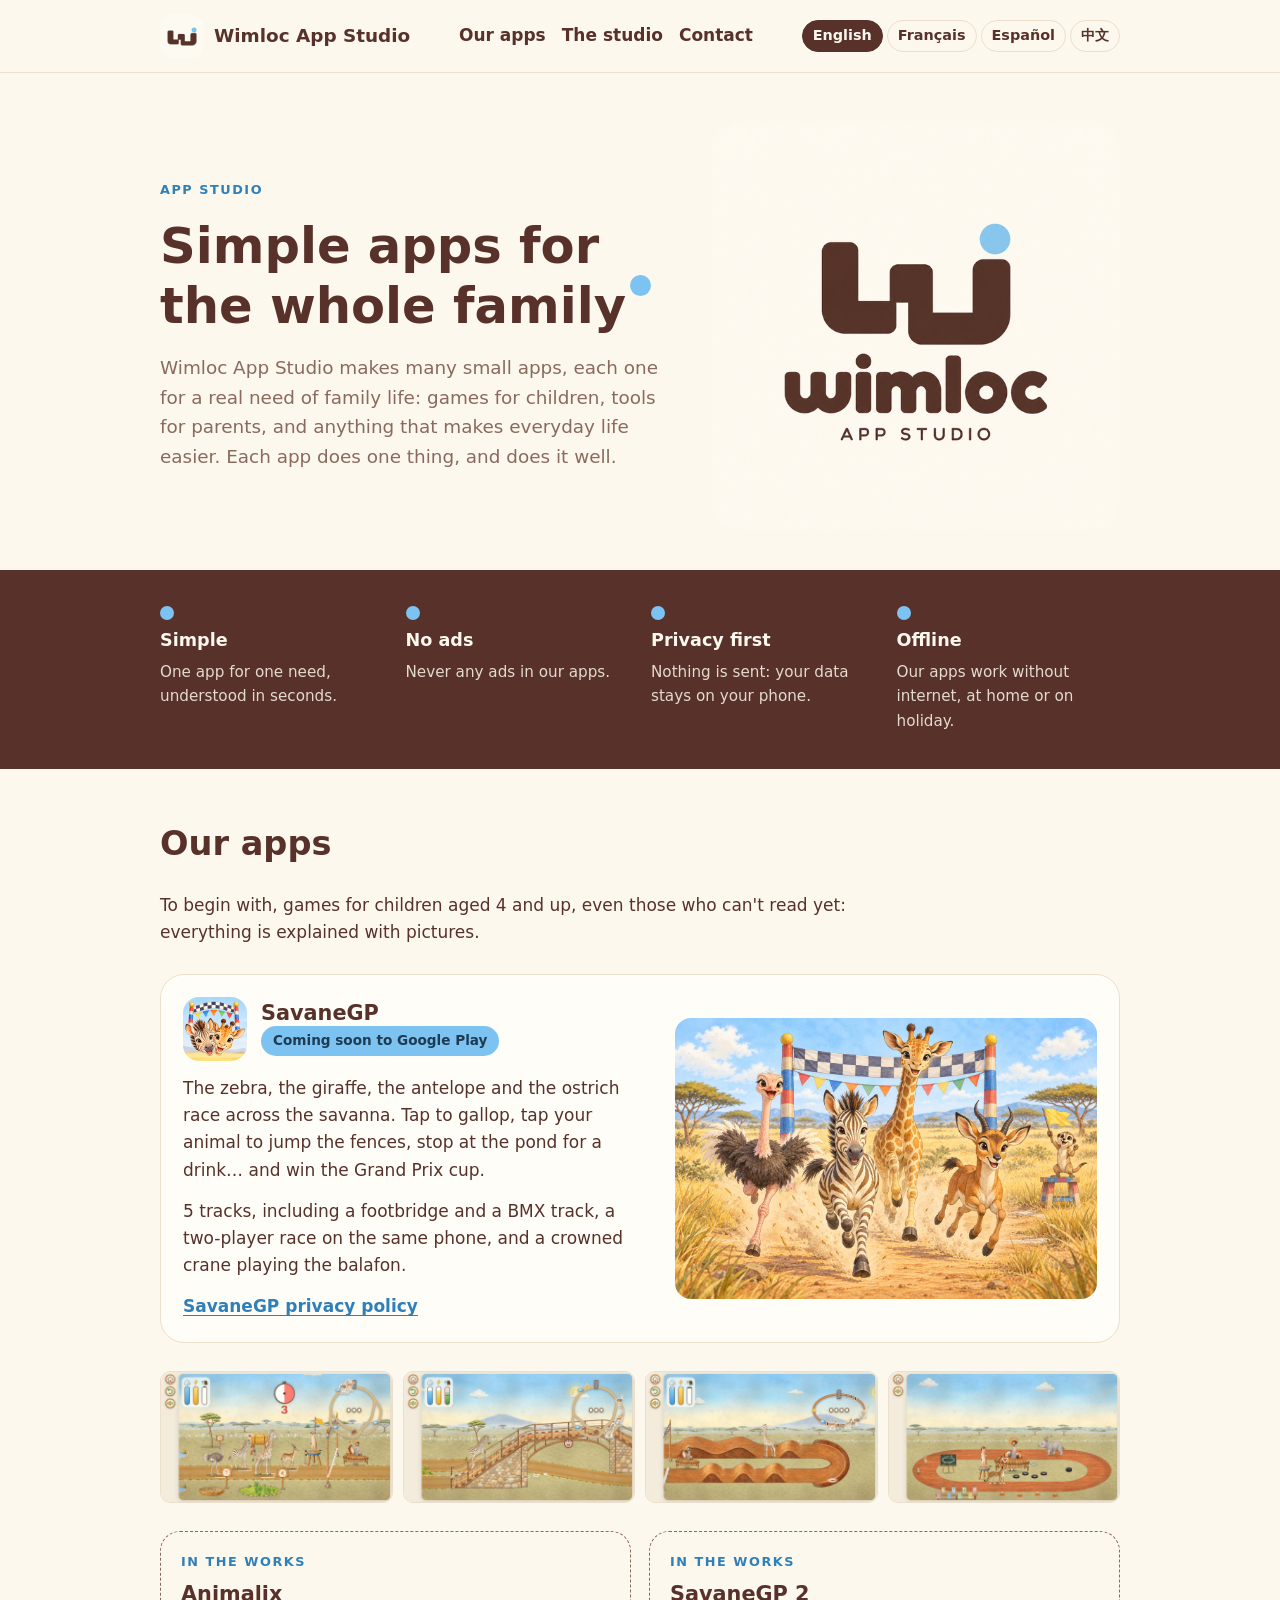
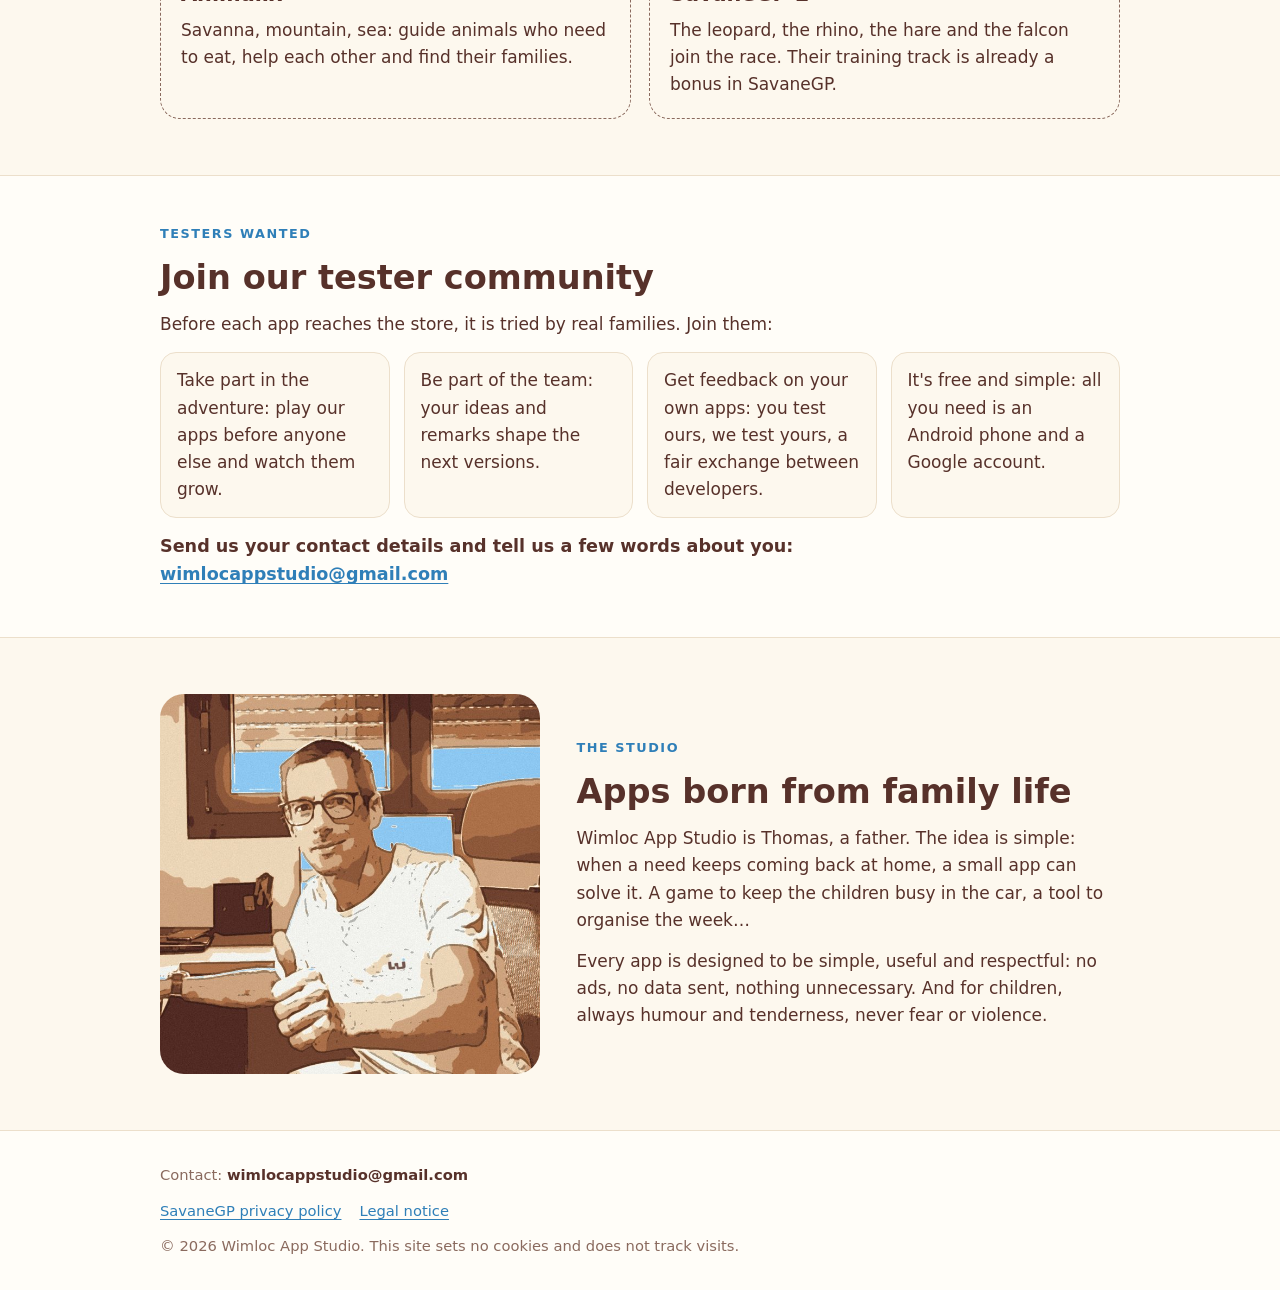
<file: index.html>
<!doctype html>
<html lang="en">
<head>
<meta charset="utf-8">
<meta name="viewport" content="width=device-width,initial-scale=1,viewport-fit=cover">
<title>Wimloc App Studio</title>
<meta name="description" content="Wimloc App Studio makes simple apps for family life: games for children, tools for parents. No ads, no data collection.">
<link rel="icon" href="favicon.ico" sizes="48x48">
<link rel="icon" type="image/png" sizes="32x32" href="images/favicon-32.png">
<link rel="icon" type="image/png" sizes="192x192" href="images/icone-192.png">
<link rel="apple-touch-icon" href="images/apple-touch-icon.png">
<meta name="theme-color" content="#57312a">
<link rel="stylesheet" href="style.css">
</head>
<body>
<header class="haut bande"><div class="col">
  <a class="marque" href="./"><img src="images/marque_claire.png" alt="">Wimloc App Studio</a>
  <nav><a href="#apps">Our apps</a><a href="#studio">The studio</a><a href="#contact">Contact</a></nav>
  <span class="langues"><a href="" lang="en" aria-current="page">English</a><a href="fr/" lang="fr">Français</a><a href="es/" lang="es">Español</a><a href="zh/" lang="zh-Hans">中文</a></span>
</div></header>

<main>
<section class="ouverture bande"><div class="col">
  <div class="texte">
    <p class="etiquette">App studio</p>
    <h1>Simple apps for the whole family<span class="point" aria-hidden="true"></span></h1>
    <p class="chapo">Wimloc App Studio makes many small apps, each one for a real need of family life: games for children, tools for parents, and anything that makes everyday life easier. Each app does one thing, and does it well.</p>
  </div>
  <img class="logo logo-grand" src="images/logo_wimloc.png" alt="Wimloc App Studio logo" width="600" height="600">
</div></section>

<section class="promesses bande" aria-label="Our commitments"><div class="col">
  <div class="promesse"><b>Simple</b><span>One app for one need, understood in seconds.</span></div>
  <div class="promesse"><b>No ads</b><span>Never any ads in our apps.</span></div>
  <div class="promesse"><b>Privacy first</b><span>Nothing is sent: your data stays on your phone.</span></div>
  <div class="promesse"><b>Offline</b><span>Our apps work without internet, at home or on holiday.</span></div>
</div></section>

<section class="jeux bande" id="apps"><div class="col">
  <h2>Our apps</h2>
  <p>To begin with, games for children aged 4 and up, even those who can&#x27;t read yet: everything is explained with pictures.</p>
  <article class="jeu-vedette">
    <div class="texte">
      <div class="titre-jeu"><img src="images/savanegp_icone.png" alt="" width="256" height="256"><div><h3>SavaneGP</h3><span class="pastille">Coming soon to Google Play</span></div></div>
      <p>The zebra, the giraffe, the antelope and the ostrich race across the savanna. Tap to gallop, tap your animal to jump the fences, stop at the pond for a drink… and win the Grand Prix cup.</p>
      <p>5 tracks, including a footbridge and a BMX track, a two-player race on the same phone, and a crowned crane playing the balafon.</p>
      <div class="liens"><a href="savanegp/privacy.html#en">SavaneGP privacy policy</a></div>
    </div>
    <img class="affiche" src="images/savanegp_affiche.jpg" alt="The zebra, the giraffe, the antelope and the ostrich running to the finish line" width="1200" height="800">
  </article>
  <div class="captures"><img src="images/savanegp_depart.jpg" alt="The Grand Prix start" width="960" height="540" loading="lazy"><img src="images/savanegp_passerelle.jpg" alt="The zebra on the footbridge" width="960" height="540" loading="lazy"><img src="images/savanegp_bmx.jpg" alt="The BMX track" width="960" height="540" loading="lazy"><img src="images/savanegp_savanegp2.jpg" alt="The SavaneGP 2 training track" width="960" height="540" loading="lazy"></div>
  <div class="a-venir">
    <article><span class="etiquette">In the works</span><h3>Animalix</h3><p>Savanna, mountain, sea: guide animals who need to eat, help each other and find their families.</p></article>
    <article><span class="etiquette">In the works</span><h3>SavaneGP 2</h3><p>The leopard, the rhino, the hare and the falcon join the race. Their training track is already a bonus in SavaneGP.</p></article>
  </div>
</div></section>

<section class="testeurs bande" id="testers"><div class="col">
  <p class="etiquette">Testers wanted</p>
  <h2>Join our tester community</h2>
  <p>Before each app reaches the store, it is tried by real families. Join them:</p>
  <ul class="atouts"><li>Take part in the adventure: play our apps before anyone else and watch them grow.</li><li>Be part of the team: your ideas and remarks shape the next versions.</li><li>Get feedback on your own apps: you test ours, we test yours, a fair exchange between developers.</li><li>It&#x27;s free and simple: all you need is an Android phone and a Google account.</li></ul>
  <p class="appel">Send us your contact details and tell us a few words about you: <a href="mailto:wimlocappstudio@gmail.com?subject=Tester">wimlocappstudio@gmail.com</a></p>
</div></section>

<section class="studio bande" id="studio"><div class="col">
  <img src="images/thomas.jpg" alt="Thomas, founder of Wimloc App Studio" width="700" height="700" loading="lazy">
  <div class="texte">
    <p class="etiquette">The studio</p>
    <h2>Apps born from family life</h2>
    <p>Wimloc App Studio is Thomas, a father. The idea is simple: when a need keeps coming back at home, a small app can solve it. A game to keep the children busy in the car, a tool to organise the week…</p>
    <p>Every app is designed to be simple, useful and respectful: no ads, no data sent, nothing unnecessary. And for children, always humour and tenderness, never fear or violence.</p>
  </div>
</div></section>
</main>

<footer class="pied bande" id="contact"><div class="col">
  <p>Contact: <span class="adresse">wimlocappstudio@gmail.com</span></p>
  <div class="ligne"><a href="savanegp/privacy.html#en">SavaneGP privacy policy</a><a href="legal.html#en">Legal notice</a></div>
  <p>© 2026 Wimloc App Studio. This site sets no cookies and does not track visits.</p>
</div></footer>
</body>
</html>
</file>
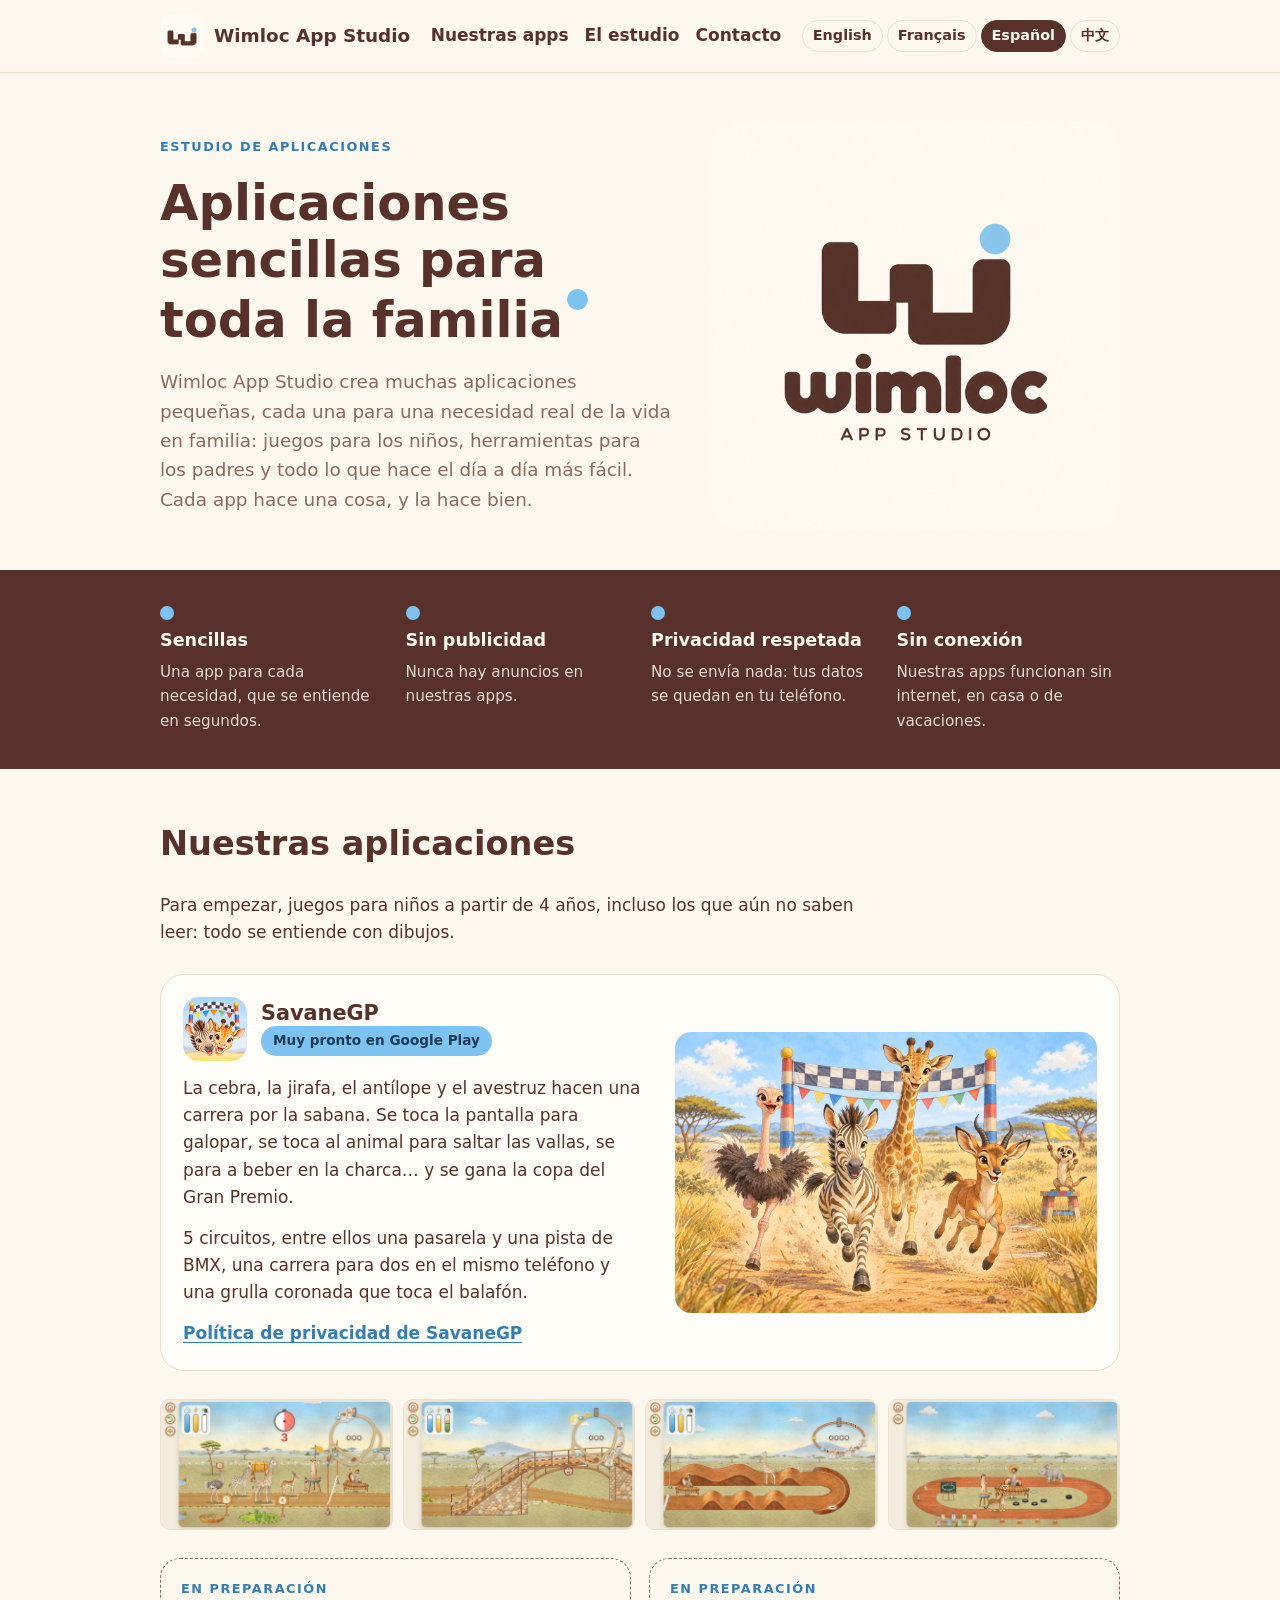
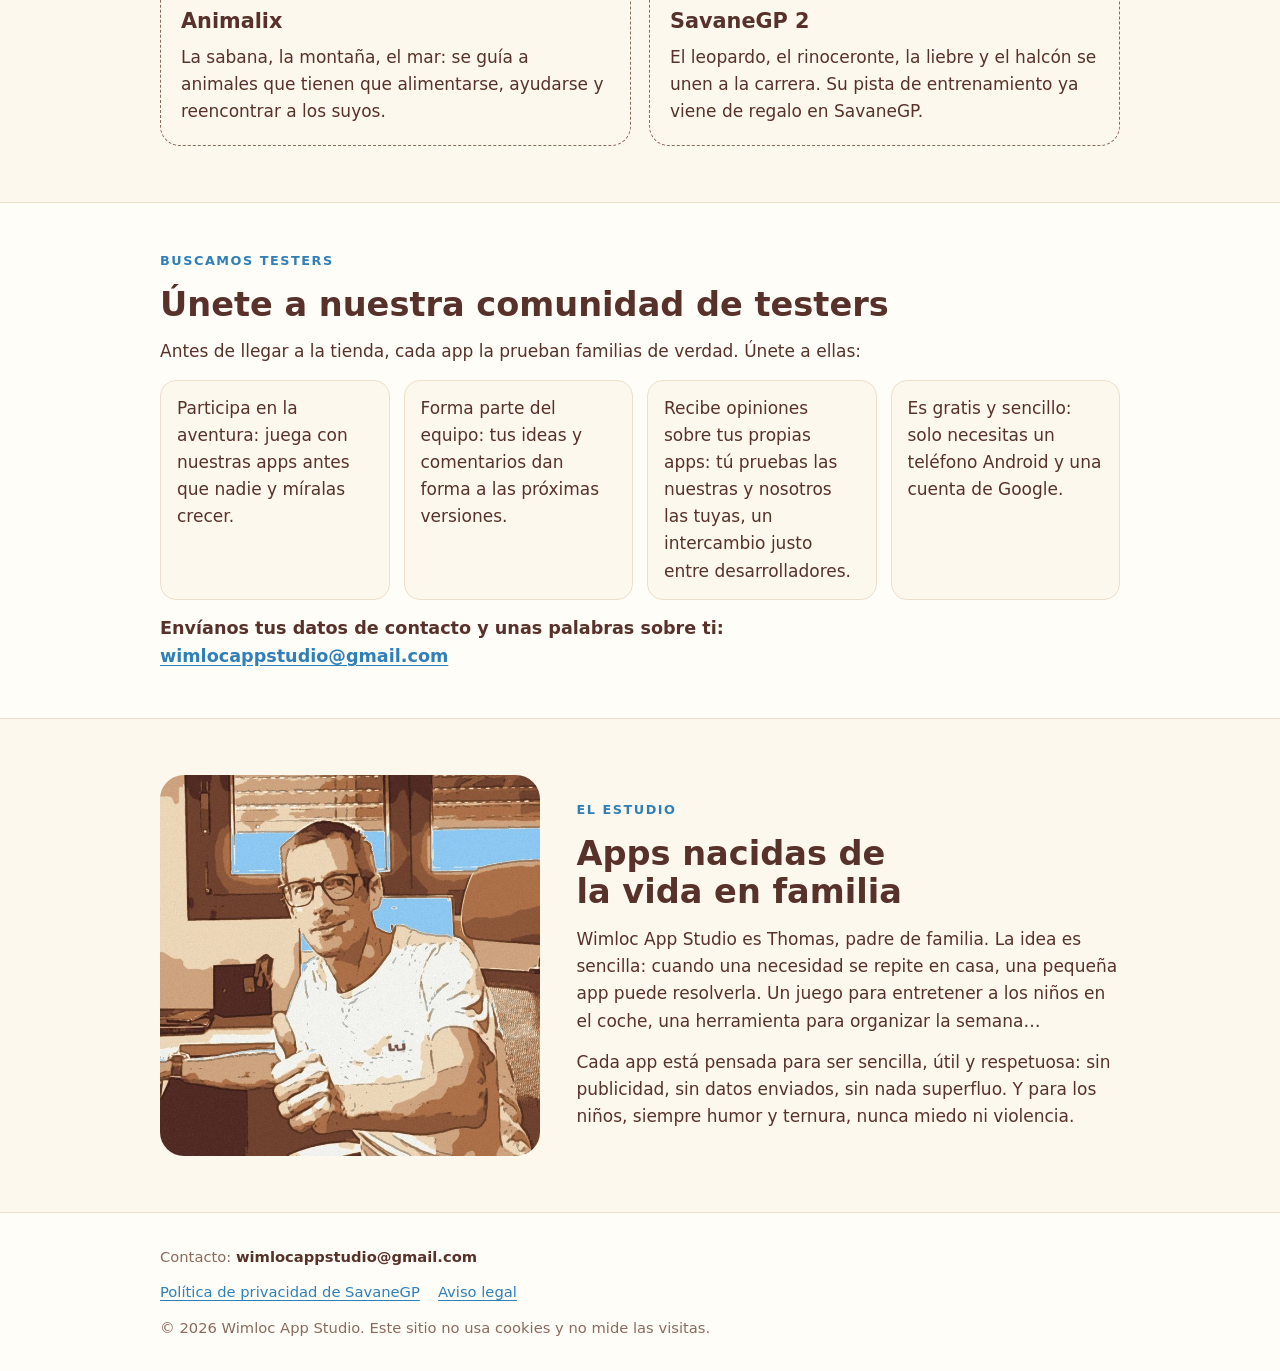
<file: es/index.html>
<!doctype html>
<html lang="es">
<head>
<meta charset="utf-8">
<meta name="viewport" content="width=device-width,initial-scale=1,viewport-fit=cover">
<title>Wimloc App Studio</title>
<meta name="description" content="Wimloc App Studio crea aplicaciones sencillas para la vida en familia: juegos para los niños, herramientas para los padres. Sin publicidad, sin recogida de datos.">
<link rel="icon" href="../favicon.ico" sizes="48x48">
<link rel="icon" type="image/png" sizes="32x32" href="../images/favicon-32.png">
<link rel="icon" type="image/png" sizes="192x192" href="../images/icone-192.png">
<link rel="apple-touch-icon" href="../images/apple-touch-icon.png">
<meta name="theme-color" content="#57312a">
<link rel="stylesheet" href="../style.css">
</head>
<body>
<header class="haut bande"><div class="col">
  <a class="marque" href="./"><img src="../images/marque_claire.png" alt="">Wimloc App Studio</a>
  <nav><a href="#apps">Nuestras apps</a><a href="#studio">El estudio</a><a href="#contact">Contacto</a></nav>
  <span class="langues"><a href="../" lang="en">English</a><a href="../fr/" lang="fr">Français</a><a href="../es/" lang="es" aria-current="page">Español</a><a href="../zh/" lang="zh-Hans">中文</a></span>
</div></header>

<main>
<section class="ouverture bande"><div class="col">
  <div class="texte">
    <p class="etiquette">Estudio de aplicaciones</p>
    <h1>Aplicaciones sencillas para toda la familia<span class="point" aria-hidden="true"></span></h1>
    <p class="chapo">Wimloc App Studio crea muchas aplicaciones pequeñas, cada una para una necesidad real de la vida en familia: juegos para los niños, herramientas para los padres y todo lo que hace el día a día más fácil. Cada app hace una cosa, y la hace bien.</p>
  </div>
  <img class="logo logo-grand" src="../images/logo_wimloc.png" alt="Logotipo de Wimloc App Studio" width="600" height="600">
</div></section>

<section class="promesses bande" aria-label="Nuestros compromisos"><div class="col">
  <div class="promesse"><b>Sencillas</b><span>Una app para cada necesidad, que se entiende en segundos.</span></div>
  <div class="promesse"><b>Sin publicidad</b><span>Nunca hay anuncios en nuestras apps.</span></div>
  <div class="promesse"><b>Privacidad respetada</b><span>No se envía nada: tus datos se quedan en tu teléfono.</span></div>
  <div class="promesse"><b>Sin conexión</b><span>Nuestras apps funcionan sin internet, en casa o de vacaciones.</span></div>
</div></section>

<section class="jeux bande" id="apps"><div class="col">
  <h2>Nuestras aplicaciones</h2>
  <p>Para empezar, juegos para niños a partir de 4 años, incluso los que aún no saben leer: todo se entiende con dibujos.</p>
  <article class="jeu-vedette">
    <div class="texte">
      <div class="titre-jeu"><img src="../images/savanegp_icone.png" alt="" width="256" height="256"><div><h3>SavaneGP</h3><span class="pastille">Muy pronto en Google Play</span></div></div>
      <p>La cebra, la jirafa, el antílope y el avestruz hacen una carrera por la sabana. Se toca la pantalla para galopar, se toca al animal para saltar las vallas, se para a beber en la charca… y se gana la copa del Gran Premio.</p>
      <p>5 circuitos, entre ellos una pasarela y una pista de BMX, una carrera para dos en el mismo teléfono y una grulla coronada que toca el balafón.</p>
      <div class="liens"><a href="../savanegp/privacy.html#es">Política de privacidad de SavaneGP</a></div>
    </div>
    <img class="affiche" src="../images/savanegp_affiche.jpg" alt="La cebra, la jirafa, el antílope y el avestruz corren hacia la meta" width="1200" height="800">
  </article>
  <div class="captures"><img src="../images/savanegp_depart.jpg" alt="La salida del Gran Premio" width="960" height="540" loading="lazy"><img src="../images/savanegp_passerelle.jpg" alt="La cebra en la pasarela" width="960" height="540" loading="lazy"><img src="../images/savanegp_bmx.jpg" alt="La pista de BMX" width="960" height="540" loading="lazy"><img src="../images/savanegp_savanegp2.jpg" alt="La pista de entrenamiento de SavaneGP 2" width="960" height="540" loading="lazy"></div>
  <div class="a-venir">
    <article><span class="etiquette">En preparación</span><h3>Animalix</h3><p>La sabana, la montaña, el mar: se guía a animales que tienen que alimentarse, ayudarse y reencontrar a los suyos.</p></article>
    <article><span class="etiquette">En preparación</span><h3>SavaneGP 2</h3><p>El leopardo, el rinoceronte, la liebre y el halcón se unen a la carrera. Su pista de entrenamiento ya viene de regalo en SavaneGP.</p></article>
  </div>
</div></section>

<section class="testeurs bande" id="testers"><div class="col">
  <p class="etiquette">Buscamos testers</p>
  <h2>Únete a nuestra comunidad de testers</h2>
  <p>Antes de llegar a la tienda, cada app la prueban familias de verdad. Únete a ellas:</p>
  <ul class="atouts"><li>Participa en la aventura: juega con nuestras apps antes que nadie y míralas crecer.</li><li>Forma parte del equipo: tus ideas y comentarios dan forma a las próximas versiones.</li><li>Recibe opiniones sobre tus propias apps: tú pruebas las nuestras y nosotros las tuyas, un intercambio justo entre desarrolladores.</li><li>Es gratis y sencillo: solo necesitas un teléfono Android y una cuenta de Google.</li></ul>
  <p class="appel">Envíanos tus datos de contacto y unas palabras sobre ti: <a href="mailto:wimlocappstudio@gmail.com?subject=Tester">wimlocappstudio@gmail.com</a></p>
</div></section>

<section class="studio bande" id="studio"><div class="col">
  <img src="../images/thomas.jpg" alt="Thomas, fundador de Wimloc App Studio" width="700" height="700" loading="lazy">
  <div class="texte">
    <p class="etiquette">El estudio</p>
    <h2>Apps nacidas de la vida en familia</h2>
    <p>Wimloc App Studio es Thomas, padre de familia. La idea es sencilla: cuando una necesidad se repite en casa, una pequeña app puede resolverla. Un juego para entretener a los niños en el coche, una herramienta para organizar la semana…</p>
    <p>Cada app está pensada para ser sencilla, útil y respetuosa: sin publicidad, sin datos enviados, sin nada superfluo. Y para los niños, siempre humor y ternura, nunca miedo ni violencia.</p>
  </div>
</div></section>
</main>

<footer class="pied bande" id="contact"><div class="col">
  <p>Contacto: <span class="adresse">wimlocappstudio@gmail.com</span></p>
  <div class="ligne"><a href="../savanegp/privacy.html#es">Política de privacidad de SavaneGP</a><a href="../legal.html#es">Aviso legal</a></div>
  <p>© 2026 Wimloc App Studio. Este sitio no usa cookies y no mide las visitas.</p>
</div></footer>
</body>
</html>
</file>
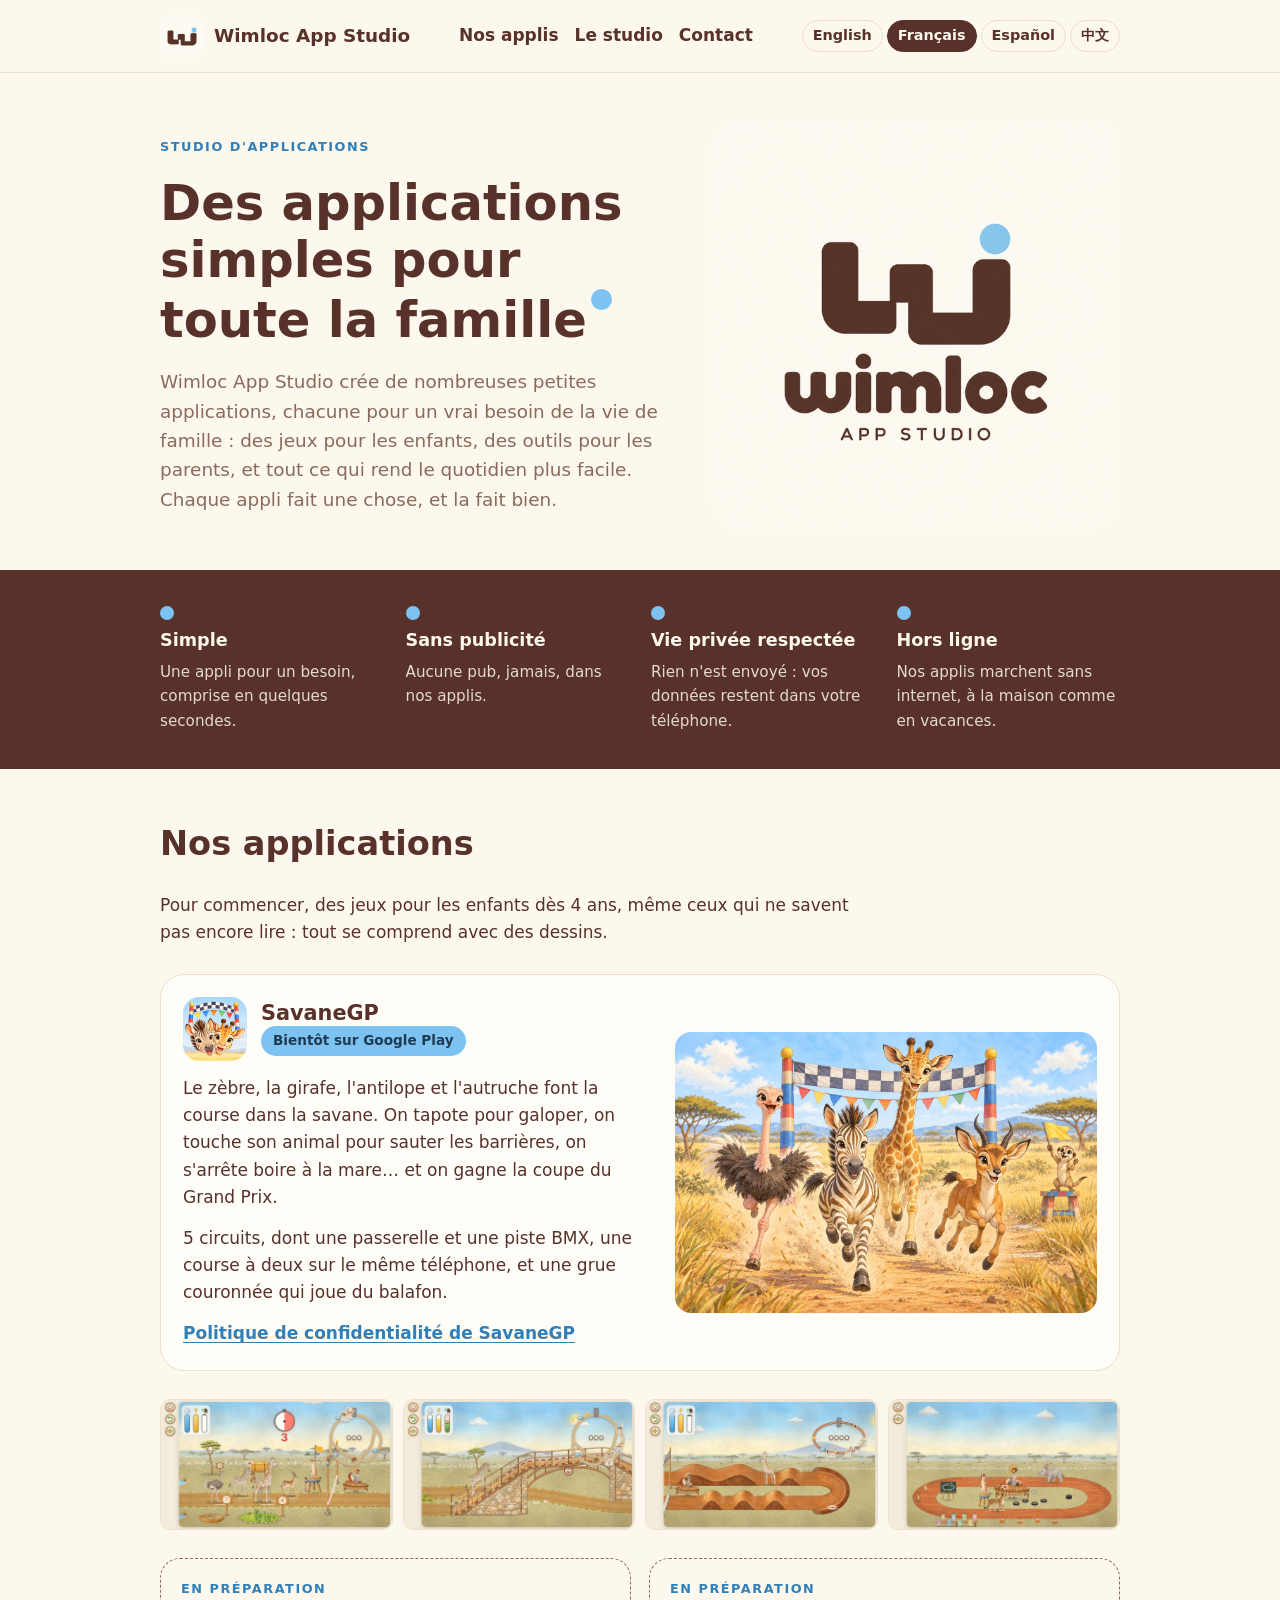
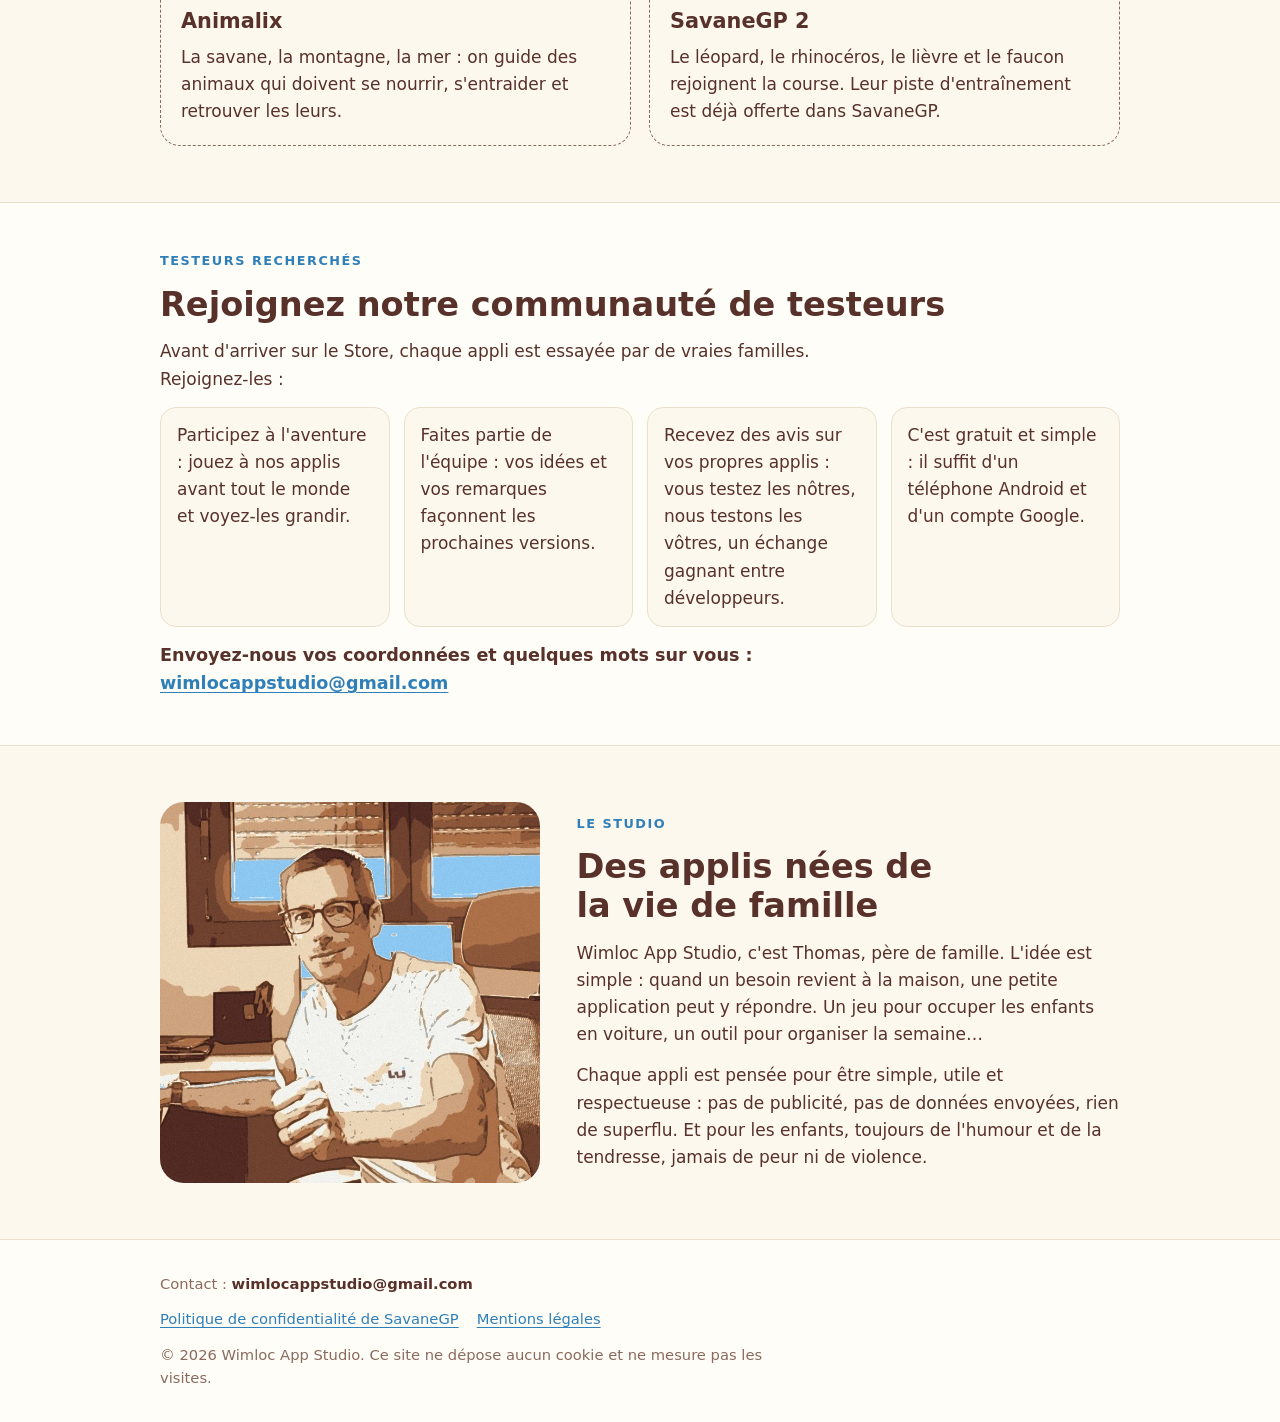
<file: fr/index.html>
<!doctype html>
<html lang="fr">
<head>
<meta charset="utf-8">
<meta name="viewport" content="width=device-width,initial-scale=1,viewport-fit=cover">
<title>Wimloc App Studio</title>
<meta name="description" content="Wimloc App Studio crée des applications simples pour la vie de famille : des jeux pour les enfants, des outils pour les parents. Sans publicité, sans collecte de données.">
<link rel="icon" href="../favicon.ico" sizes="48x48">
<link rel="icon" type="image/png" sizes="32x32" href="../images/favicon-32.png">
<link rel="icon" type="image/png" sizes="192x192" href="../images/icone-192.png">
<link rel="apple-touch-icon" href="../images/apple-touch-icon.png">
<meta name="theme-color" content="#57312a">
<link rel="stylesheet" href="../style.css">
</head>
<body>
<header class="haut bande"><div class="col">
  <a class="marque" href="./"><img src="../images/marque_claire.png" alt="">Wimloc App Studio</a>
  <nav><a href="#apps">Nos applis</a><a href="#studio">Le studio</a><a href="#contact">Contact</a></nav>
  <span class="langues"><a href="../" lang="en">English</a><a href="../fr/" lang="fr" aria-current="page">Français</a><a href="../es/" lang="es">Español</a><a href="../zh/" lang="zh-Hans">中文</a></span>
</div></header>

<main>
<section class="ouverture bande"><div class="col">
  <div class="texte">
    <p class="etiquette">Studio d&#x27;applications</p>
    <h1>Des applications simples pour toute la famille<span class="point" aria-hidden="true"></span></h1>
    <p class="chapo">Wimloc App Studio crée de nombreuses petites applications, chacune pour un vrai besoin de la vie de famille : des jeux pour les enfants, des outils pour les parents, et tout ce qui rend le quotidien plus facile. Chaque appli fait une chose, et la fait bien.</p>
  </div>
  <img class="logo logo-grand" src="../images/logo_wimloc.png" alt="Logo de Wimloc App Studio" width="600" height="600">
</div></section>

<section class="promesses bande" aria-label="Nos engagements"><div class="col">
  <div class="promesse"><b>Simple</b><span>Une appli pour un besoin, comprise en quelques secondes.</span></div>
  <div class="promesse"><b>Sans publicité</b><span>Aucune pub, jamais, dans nos applis.</span></div>
  <div class="promesse"><b>Vie privée respectée</b><span>Rien n&#x27;est envoyé : vos données restent dans votre téléphone.</span></div>
  <div class="promesse"><b>Hors ligne</b><span>Nos applis marchent sans internet, à la maison comme en vacances.</span></div>
</div></section>

<section class="jeux bande" id="apps"><div class="col">
  <h2>Nos applications</h2>
  <p>Pour commencer, des jeux pour les enfants dès 4 ans, même ceux qui ne savent pas encore lire : tout se comprend avec des dessins.</p>
  <article class="jeu-vedette">
    <div class="texte">
      <div class="titre-jeu"><img src="../images/savanegp_icone.png" alt="" width="256" height="256"><div><h3>SavaneGP</h3><span class="pastille">Bientôt sur Google Play</span></div></div>
      <p>Le zèbre, la girafe, l&#x27;antilope et l&#x27;autruche font la course dans la savane. On tapote pour galoper, on touche son animal pour sauter les barrières, on s&#x27;arrête boire à la mare… et on gagne la coupe du Grand Prix.</p>
      <p>5 circuits, dont une passerelle et une piste BMX, une course à deux sur le même téléphone, et une grue couronnée qui joue du balafon.</p>
      <div class="liens"><a href="../savanegp/privacy.html#fr">Politique de confidentialité de SavaneGP</a></div>
    </div>
    <img class="affiche" src="../images/savanegp_affiche.jpg" alt="Le zèbre, la girafe, l&#x27;antilope et l&#x27;autruche courent vers la ligne d&#x27;arrivée" width="1200" height="800">
  </article>
  <div class="captures"><img src="../images/savanegp_depart.jpg" alt="Le départ du Grand Prix" width="960" height="540" loading="lazy"><img src="../images/savanegp_passerelle.jpg" alt="Le zèbre sur la passerelle" width="960" height="540" loading="lazy"><img src="../images/savanegp_bmx.jpg" alt="La piste BMX" width="960" height="540" loading="lazy"><img src="../images/savanegp_savanegp2.jpg" alt="La piste d&#x27;entraînement de SavaneGP 2" width="960" height="540" loading="lazy"></div>
  <div class="a-venir">
    <article><span class="etiquette">En préparation</span><h3>Animalix</h3><p>La savane, la montagne, la mer : on guide des animaux qui doivent se nourrir, s&#x27;entraider et retrouver les leurs.</p></article>
    <article><span class="etiquette">En préparation</span><h3>SavaneGP 2</h3><p>Le léopard, le rhinocéros, le lièvre et le faucon rejoignent la course. Leur piste d&#x27;entraînement est déjà offerte dans SavaneGP.</p></article>
  </div>
</div></section>

<section class="testeurs bande" id="testers"><div class="col">
  <p class="etiquette">Testeurs recherchés</p>
  <h2>Rejoignez notre communauté de testeurs</h2>
  <p>Avant d&#x27;arriver sur le Store, chaque appli est essayée par de vraies familles. Rejoignez-les :</p>
  <ul class="atouts"><li>Participez à l&#x27;aventure : jouez à nos applis avant tout le monde et voyez-les grandir.</li><li>Faites partie de l&#x27;équipe : vos idées et vos remarques façonnent les prochaines versions.</li><li>Recevez des avis sur vos propres applis : vous testez les nôtres, nous testons les vôtres, un échange gagnant entre développeurs.</li><li>C&#x27;est gratuit et simple : il suffit d&#x27;un téléphone Android et d&#x27;un compte Google.</li></ul>
  <p class="appel">Envoyez-nous vos coordonnées et quelques mots sur vous : <a href="mailto:wimlocappstudio@gmail.com?subject=Tester">wimlocappstudio@gmail.com</a></p>
</div></section>

<section class="studio bande" id="studio"><div class="col">
  <img src="../images/thomas.jpg" alt="Thomas, fondateur de Wimloc App Studio" width="700" height="700" loading="lazy">
  <div class="texte">
    <p class="etiquette">Le studio</p>
    <h2>Des applis nées de la vie de famille</h2>
    <p>Wimloc App Studio, c&#x27;est Thomas, père de famille. L&#x27;idée est simple : quand un besoin revient à la maison, une petite application peut y répondre. Un jeu pour occuper les enfants en voiture, un outil pour organiser la semaine…</p>
    <p>Chaque appli est pensée pour être simple, utile et respectueuse : pas de publicité, pas de données envoyées, rien de superflu. Et pour les enfants, toujours de l&#x27;humour et de la tendresse, jamais de peur ni de violence.</p>
  </div>
</div></section>
</main>

<footer class="pied bande" id="contact"><div class="col">
  <p>Contact : <span class="adresse">wimlocappstudio@gmail.com</span></p>
  <div class="ligne"><a href="../savanegp/privacy.html#fr">Politique de confidentialité de SavaneGP</a><a href="../legal.html#fr">Mentions légales</a></div>
  <p>© 2026 Wimloc App Studio. Ce site ne dépose aucun cookie et ne mesure pas les visites.</p>
</div></footer>
</body>
</html>
</file>
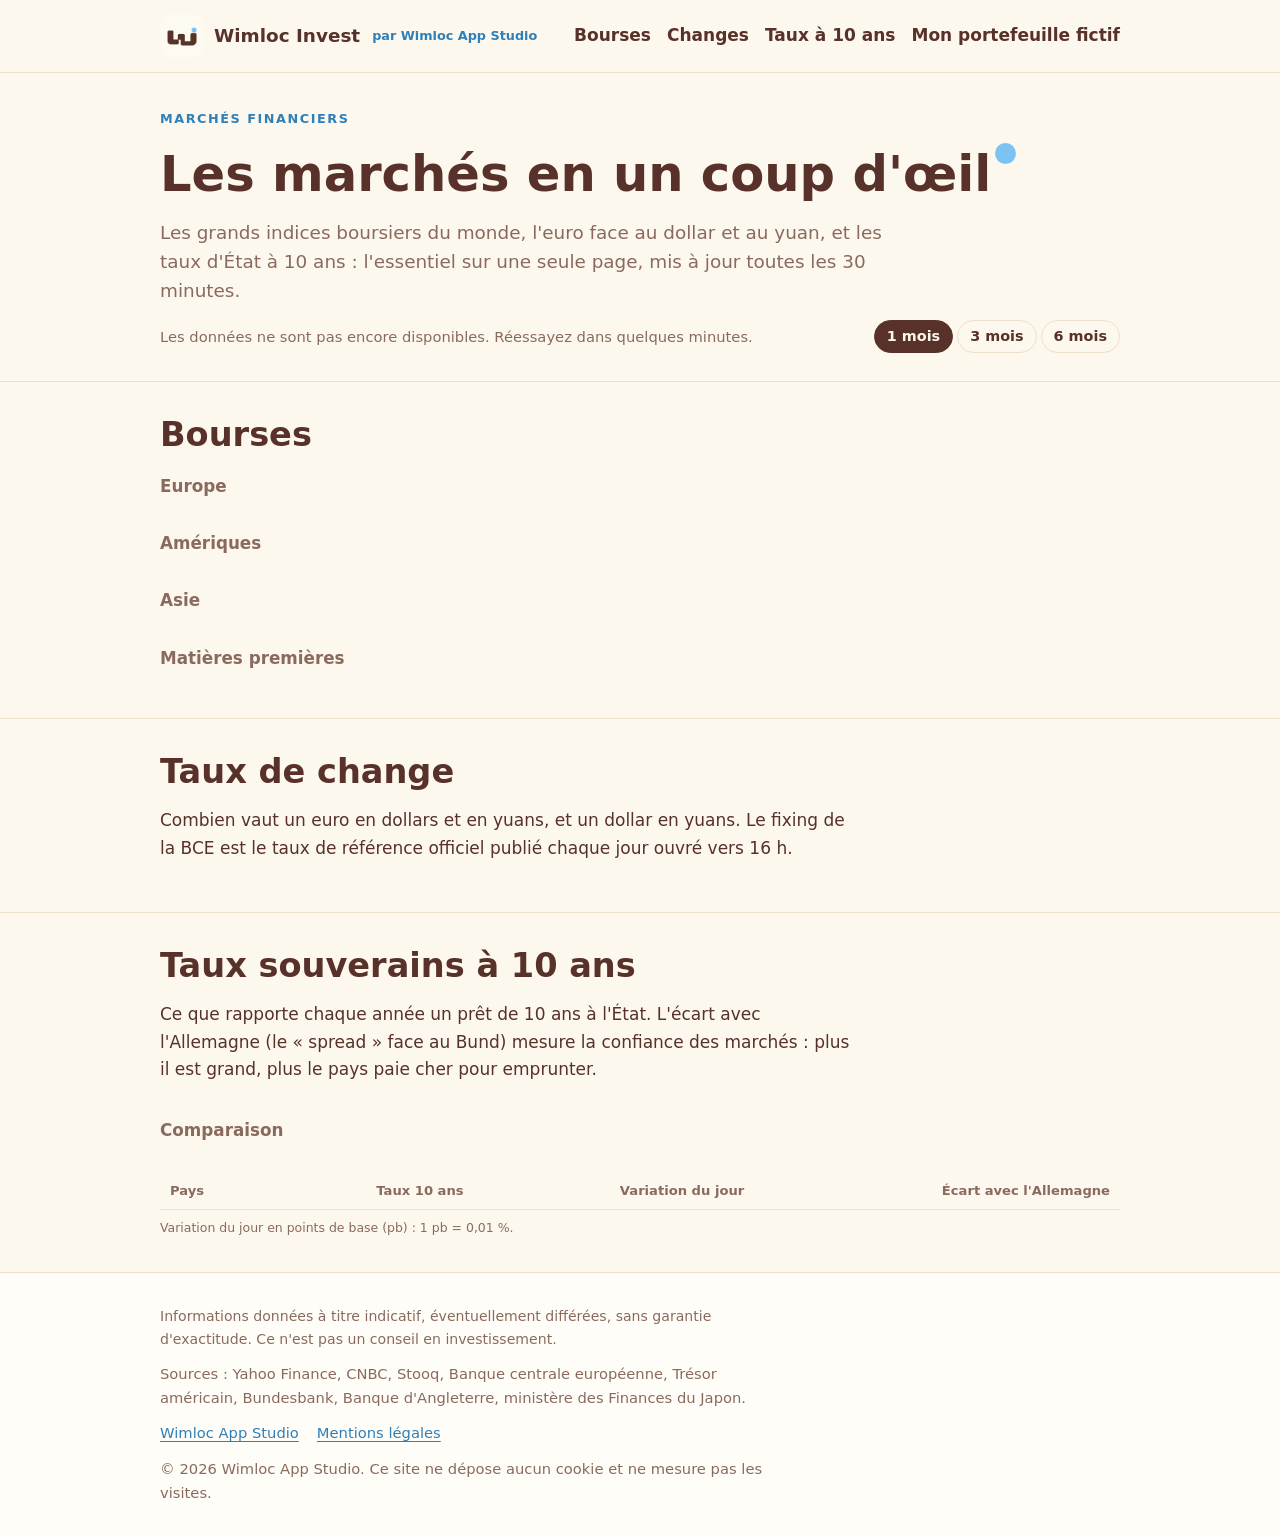
<file: invest/index.html>
<!doctype html>
<html lang="fr">
<head>
<meta charset="utf-8">
<meta name="viewport" content="width=device-width,initial-scale=1,viewport-fit=cover">
<title>Wimloc Invest · Les marchés en un coup d'œil</title>
<meta name="description" content="Wimloc Invest : les grands indices boursiers (CAC 40, IBEX 35, DAX, S&P 500, Nikkei…), l'euro face au dollar et au yuan, et les taux d'État à 10 ans de la France, l'Allemagne, l'Espagne, les États-Unis, le Royaume-Uni et le Japon.">
<link rel="icon" type="image/png" sizes="32x32" href="favicon-32.png">
<link rel="icon" type="image/png" sizes="64x64" href="favicon-64.png">
<link rel="apple-touch-icon" href="apple-touch-icon.png">
<link rel="manifest" href="manifest.webmanifest">
<meta name="theme-color" content="#57312a">
<meta name="apple-mobile-web-app-capable" content="yes">
<meta name="apple-mobile-web-app-title" content="Wimloc Invest">
<link rel="stylesheet" href="../style.css">
<style>
  :root{--hausse:#2c7a4b;--baisse:#b3361e;--plat:var(--brun-doux)}
  @media (prefers-color-scheme:dark){:root{--hausse:#86d6a4;--baisse:#ff9f8c}}
  .marque small{font-family:var(--texte);font-weight:600;font-size:.8rem;color:var(--ciel-fonce);margin-left:2px}
  .ouverture.inv{padding-block:36px 28px}
  .ouverture.inv .col{display:flex;flex-direction:column;align-items:stretch;gap:14px;grid-template-columns:none}
  .barre{display:flex;align-items:center;justify-content:space-between;gap:12px;flex-wrap:wrap}
  .maj{font-size:.92rem;color:var(--brun-doux)}
  .periodes{display:flex;gap:4px;font-family:var(--rond);font-weight:600;font-size:.9rem}
  .periodes button{font:inherit;color:var(--brun);background:transparent;border:1px solid var(--trait);border-radius:999px;padding:4px 12px;cursor:pointer}
  .periodes button[aria-pressed="true"]{background:var(--brun);color:var(--creme);border-color:var(--brun)}
  .bloc{padding-block:34px;border-top:1px solid var(--trait)}
  .bloc .col{display:flex;flex-direction:column;gap:16px}
  .bloc h3{font-size:1.05rem;color:var(--brun-doux);margin-top:6px}
  .grille{display:grid;grid-template-columns:repeat(auto-fill,minmax(225px,1fr));gap:14px}
  .tuile{background:var(--carte);border:1px solid var(--trait);border-radius:20px;padding:14px 16px 10px;display:flex;flex-direction:column;gap:4px;min-width:0;position:relative}
  .tuile .tete{display:flex;justify-content:space-between;align-items:center;gap:4px 8px;flex-wrap:wrap}
  .tuile .nom{font-family:var(--rond);font-weight:700;font-size:1.02rem;white-space:nowrap;overflow:hidden;text-overflow:ellipsis}
  .etat{font-family:var(--rond);font-size:.72rem;font-weight:700;padding:2px 8px;border-radius:999px;border:1px solid var(--trait);color:var(--brun-doux);white-space:nowrap}
  .etat.ouvert{background:var(--ciel);border-color:var(--ciel);color:#1e3b52}
  .valeur{font-family:var(--rond);font-weight:700;font-size:1.55rem;line-height:1.2;font-variant-numeric:tabular-nums}
  .ecart{font-weight:600;font-size:.95rem;font-variant-numeric:tabular-nums}
  .ecart.h{color:var(--hausse)}.ecart.b{color:var(--baisse)}.ecart.p{color:var(--plat)}
  .note{font-size:.78rem;color:var(--brun-doux)}
  .spark{width:100%;height:46px;display:block;margin-top:4px;overflow:visible}
  .spark .ligne{fill:none;stroke:var(--ciel-fonce);stroke-width:2;stroke-linejoin:round;stroke-linecap:round}
  .spark .aire{fill:var(--ciel);opacity:.16}
  .spark .curseur{stroke:var(--brun-doux);stroke-width:1;stroke-dasharray:2 3}
  .spark .pt{fill:var(--ciel-fonce);stroke:var(--carte);stroke-width:2}
  .bulle{position:absolute;pointer-events:none;background:var(--brun);color:var(--creme);font-size:.78rem;font-weight:600;padding:3px 8px;border-radius:8px;white-space:nowrap;transform:translate(-50%,-110%);font-variant-numeric:tabular-nums;z-index:2}
  .taux .valeur{font-size:1.7rem}
  .tableau-wrap{overflow-x:auto}
  table{border-collapse:collapse;width:100%;font-variant-numeric:tabular-nums;font-size:.95rem}
  th,td{text-align:right;padding:8px 10px;border-bottom:1px solid var(--trait);white-space:nowrap}
  th:first-child,td:first-child{text-align:left}
  th{font-family:var(--rond);font-size:.82rem;color:var(--brun-doux);font-weight:700}
  .barres{display:flex;flex-direction:column;gap:8px}
  .barres .rang{display:grid;grid-template-columns:120px minmax(0,1fr) 64px;align-items:center;gap:10px;font-size:.92rem}
  .barres .piste{height:14px;position:relative}
  .barres .rempli{height:100%;background:var(--ciel-fonce);border-radius:0 4px 4px 0;min-width:2px}
  .barres .chiffre{text-align:right;font-weight:700;font-variant-numeric:tabular-nums}
  .avert{font-size:.88rem;color:var(--brun-doux)}
  .vide{color:var(--brun-doux);font-style:italic}
  @media (max-width:520px){.grille{grid-template-columns:repeat(2,minmax(0,1fr));gap:10px}.tuile{padding:12px 12px 8px;border-radius:16px}.valeur{font-size:1.25rem}.taux .valeur{font-size:1.35rem}.barres .rang{grid-template-columns:96px minmax(0,1fr) 56px}.tuile .nom{white-space:normal;line-height:1.25}}
  .installer{font:inherit;font-family:var(--rond);font-weight:700;font-size:.85rem;background:var(--ciel-fonce);color:#fff;border:0;border-radius:999px;padding:6px 14px;cursor:pointer;margin-left:6px}
  .installer svg{width:14px;height:14px;vertical-align:-2px;margin-right:5px}
</style>
</head>
<body>
<header class="haut bande"><div class="col">
  <a class="marque" href="./"><img src="../images/marque_claire.png" alt="">Wimloc Invest<small>par Wimloc App Studio</small></a>
  <nav><a href="#bourses">Bourses</a><a href="#changes">Changes</a><a href="#taux">Taux à 10 ans</a><a href="portefeuille/">Mon portefeuille fictif</a><button class="installer" id="btn-installer" type="button" hidden><svg viewBox="0 0 24 24" fill="none" stroke="currentColor" stroke-width="2.5" stroke-linecap="round" stroke-linejoin="round" aria-hidden="true"><path d="M12 3v12M7 10l5 5 5-5M5 21h14"/></svg>Installer l'appli</button></nav>
</div></header>

<main>
<section class="ouverture inv bande"><div class="col">
  <p class="etiquette">Marchés financiers</p>
  <h1>Les marchés en un coup d'œil<span class="point" aria-hidden="true"></span></h1>
  <p class="chapo">Les grands indices boursiers du monde, l'euro face au dollar et au yuan, et les taux d'État à 10 ans : l'essentiel sur une seule page, mis à jour toutes les 30 minutes.</p>
  <div class="barre">
    <p class="maj" id="maj">Chargement des données…</p>
    <div class="periodes" role="group" aria-label="Période des courbes">
      <button type="button" data-j="31" aria-pressed="true">1 mois</button>
      <button type="button" data-j="92" aria-pressed="false">3 mois</button>
      <button type="button" data-j="183" aria-pressed="false">6 mois</button>
    </div>
  </div>
</div></section>

<section class="bloc bande" id="bourses"><div class="col">
  <h2>Bourses</h2>
  <h3>Europe</h3><div class="grille" data-groupe="europe"></div>
  <h3>Amériques</h3><div class="grille" data-groupe="ameriques"></div>
  <h3>Asie</h3><div class="grille" data-groupe="asie"></div>
  <h3>Matières premières</h3><div class="grille" data-groupe="matieres"></div>
</div></section>

<section class="bloc bande" id="changes"><div class="col">
  <h2>Taux de change</h2>
  <p>Combien vaut un euro en dollars et en yuans, et un dollar en yuans. Le fixing de la BCE est le taux de référence officiel publié chaque jour ouvré vers 16 h.</p>
  <div class="grille" data-groupe="change"></div>
</div></section>

<section class="bloc bande" id="taux"><div class="col">
  <h2>Taux souverains à 10 ans</h2>
  <p>Ce que rapporte chaque année un prêt de 10 ans à l'État. L'écart avec l'Allemagne (le « spread » face au Bund) mesure la confiance des marchés : plus il est grand, plus le pays paie cher pour emprunter.</p>
  <div class="grille taux" data-groupe="taux"></div>
  <h3>Comparaison</h3>
  <div class="barres" id="barres" role="img" aria-label="Taux à 10 ans comparés"></div>
  <div class="tableau-wrap"><table id="tableau-taux"><caption class="note" style="text-align:left;caption-side:bottom;padding-top:8px">Variation du jour en points de base (pb) : 1 pb = 0,01 %.</caption><thead><tr><th>Pays</th><th>Taux 10 ans</th><th>Variation du jour</th><th>Écart avec l'Allemagne</th></tr></thead><tbody></tbody></table></div>
</div></section>
</main>

<footer class="pied bande"><div class="col">
  <p class="avert">Informations données à titre indicatif, éventuellement différées, sans garantie d'exactitude. Ce n'est pas un conseil en investissement.</p>
  <p id="sources">Sources : Yahoo Finance, CNBC, Stooq, Banque centrale européenne, Trésor américain, Bundesbank, Banque d'Angleterre, ministère des Finances du Japon.</p>
  <div class="ligne"><a href="../fr/">Wimloc App Studio</a><a href="../legal.html#fr">Mentions légales</a></div>
  <p>© 2026 Wimloc App Studio. Ce site ne dépose aucun cookie et ne mesure pas les visites.</p>
</div></footer>

<script src="direct.js"></script>
<script>
"use strict";
const URL_DONNEES = "https://raw.githubusercontent.com/Wimloc-App-Studio/wimloc-app-studio.github.io/invest-data/data.json";
const ORDRE = ["cac40","ibex35","dax","stoxx50","ftse100","sp500","dow","nasdaq","nikkei","shanghai","hangseng","or","brent","eurusd","eurcny","usdcny","fr10","de10","es10","us10","uk10","jp10"];
const CNBC = {cac40:".FCHI", ibex35:".IBEX", dax:".GDAXI", stoxx50:".STOXX50E", ftse100:".FTSE", sp500:".SPX", dow:".DJI", nasdaq:".IXIC", nikkei:".N225", shanghai:".SSEC", hangseng:".HSI",
  eurusd:"EUR=", eurcny:"EURCNY=", usdcny:"CNY=", or:"@GC.1", brent:"@LCO.1", fr10:"FR10Y", de10:"DE10Y", es10:"ES10Y", us10:"US10Y", uk10:"GB10Y", jp10:"JP10Y"};
let direct = null;
const DRAPEAU = {fr10:"🇫🇷",de10:"🇩🇪",es10:"🇪🇸",us10:"🇺🇸",uk10:"🇬🇧",jp10:"🇯🇵"};
// Heures d'ouverture (heure locale de la place), jours fériés non pris en compte
const PLACE = {
  cac40:["Europe/Paris",[[540,1050]]], ibex35:["Europe/Madrid",[[540,1050]]], dax:["Europe/Berlin",[[540,1050]]],
  stoxx50:["Europe/Berlin",[[540,1050]]], ftse100:["Europe/London",[[480,990]]],
  sp500:["America/New_York",[[570,960]]], dow:["America/New_York",[[570,960]]], nasdaq:["America/New_York",[[570,960]]],
  nikkei:["Asia/Tokyo",[[540,690],[750,930]]], shanghai:["Asia/Shanghai",[[570,690],[780,900]]], hangseng:["Asia/Hong_Kong",[[570,720],[780,960]]]
};
let donnees = null, jours = 31;

const nf = (v, d) => v == null ? "—" : v.toLocaleString("fr-FR", {minimumFractionDigits:d, maximumFractionDigits:d});
const decimales = (it, id) => it.group === "change" ? 4 : it.group === "taux" ? 2 : (Math.abs(it.price) >= 1000 ? 0 : 2);

function ouvert(id){
  const p = PLACE[id]; if (!p) return null;
  const parts = new Intl.DateTimeFormat("en-GB",{timeZone:p[0],weekday:"short",hour:"2-digit",minute:"2-digit",hourCycle:"h23"}).formatToParts(new Date());
  const g = t => parts.find(x => x.type === t).value;
  if (g("weekday") === "Sat" || g("weekday") === "Sun") return false;
  const m = +g("hour") * 60 + +g("minute");
  return p[1].some(([a,b]) => m >= a && m < b);
}

function ecartHtml(it){
  if (it.prev == null || it.price == null) return '<span class="ecart p">—</span>';
  const d = it.price - it.prev;
  if (it.group === "taux") {
    const pb = Math.round(d * 100);
    const c = pb > 0 ? "h" : pb < 0 ? "b" : "p", f = pb > 0 ? "▲ +" : pb < 0 ? "▼ " : "= ";
    return `<span class="ecart ${c}">${f}${pb} pb</span>`;
  }
  const pc = it.prev ? d / it.prev * 100 : 0;
  const c = pc > 0.005 ? "h" : pc < -0.005 ? "b" : "p", f = c === "h" ? "▲ +" : c === "b" ? "▼ " : "= ";
  return `<span class="ecart ${c}">${f}${nf(pc,2)} %</span>`;
}

function serie(it){
  if (!it.hist || !it.hist.length) return [];
  const lim = new Date(Date.now() - jours * 864e5).toISOString().slice(0,10);
  return it.monthly ? it.hist : it.hist.filter(p => p[0] >= lim);
}

function spark(it, id){
  const s = serie(it);
  if (s.length < 2) return '<p class="note">Courbe disponible après quelques jours de relevés.</p>';
  const W = 200, H = 46, vs = s.map(p => p[1]);
  let lo = Math.min(...vs), hi = Math.max(...vs); if (hi - lo < 1e-9) { hi += 1; lo -= 1; }
  const x = i => i / (s.length - 1) * W, y = v => 3 + (hi - v) / (hi - lo) * (H - 6);
  const pts = s.map((p,i) => `${x(i).toFixed(1)},${y(p[1]).toFixed(1)}`).join(" ");
  return `<svg class="spark" viewBox="0 0 ${W} ${H}" preserveAspectRatio="none" data-id="${id}" aria-hidden="true">
    <polygon class="aire" points="0,${H} ${pts} ${W},${H}"/><polyline class="ligne" points="${pts}" vector-effect="non-scaling-stroke"/>
    <line class="curseur" x1="0" x2="0" y1="0" y2="${H}" visibility="hidden" vector-effect="non-scaling-stroke"/></svg>`;
}

function survol(svg){
  const id = svg.dataset.id, it = donnees.items[id], s = serie(it), tuile = svg.closest(".tuile");
  const cur = svg.querySelector(".curseur"); let bulle = null;
  const montrer = ev => {
    const r = svg.getBoundingClientRect(), cx = (ev.touches ? ev.touches[0].clientX : ev.clientX) - r.left;
    const i = Math.max(0, Math.min(s.length - 1, Math.round(cx / r.width * (s.length - 1))));
    const xx = i / (s.length - 1) * 200;
    cur.setAttribute("x1", xx); cur.setAttribute("x2", xx); cur.setAttribute("visibility","visible");
    if (!bulle) { bulle = document.createElement("div"); bulle.className = "bulle"; tuile.appendChild(bulle); }
    const d = new Date(s[i][0] + "T12:00:00Z").toLocaleDateString("fr-FR",{day:"numeric",month:"short",year: it.monthly ? "numeric" : undefined});
    bulle.textContent = `${d} · ${nf(s[i][1], decimales(it))}${it.group === "taux" ? " %" : ""}`;
    const tr = tuile.getBoundingClientRect();
    bulle.style.left = Math.max(50, Math.min(tr.width - 50, r.left - tr.left + i / (s.length - 1) * r.width)) + "px";
    bulle.style.top = (r.top - tr.top) + "px";
  };
  const cacher = () => { cur.setAttribute("visibility","hidden"); if (bulle) { bulle.remove(); bulle = null; } };
  svg.addEventListener("pointermove", montrer); svg.addEventListener("pointerdown", montrer);
  svg.addEventListener("pointerleave", cacher); svg.addEventListener("touchend", cacher);
}

function tuile(id, it){
  const o = ouvert(id);
  const etat = o == null ? "" : `<span class="etat${o ? " ouvert" : ""}">${o ? "Ouvert" : "Fermé"}</span>`;
  const nom = it.group === "taux" ? `${DRAPEAU[id] || ""} ${it.name}` : it.name;
  const unite = it.group === "taux" ? " %" : "";
  let notes = [];
  if (it.group === "taux" && id !== "de10" && donnees.items.de10 && !it.monthly) {
    const sp = Math.round((it.price - donnees.items.de10.price) * 100);
    notes.push(`Écart avec l'Allemagne : ${sp > 0 ? "+" : ""}${sp} pb`);
  }
  if (it.group === "change") {
    const [a,b] = it.name.split(" / ");
    notes.push(`1 ${a === "EUR" ? "€" : "$"} = ${nf(it.price, 4)} ${b === "USD" ? "$" : "¥"}`);
    if (it.ecb) notes.push(`Fixing BCE du ${new Date(it.ecb[0]+"T12:00:00Z").toLocaleDateString("fr-FR",{day:"numeric",month:"short"})} : ${nf(it.ecb[1],4)}`);
  }
  if (it.monthly) notes.push("Moyenne mensuelle (donnée du jour indisponible)");
  if (it.stale) notes.push("Dernière valeur connue, source momentanément indisponible");
  if (it.asof && !it.monthly) notes.push(`Clôture du ${new Date(it.asof+"T12:00:00Z").toLocaleDateString("fr-FR",{day:"numeric",month:"short"})}`);
  return `<article class="tuile"><div class="tete"><span class="nom" title="${it.name}">${nom}</span>${etat}</div>
    <span class="valeur">${nf(it.price, decimales(it))}${unite}</span>${ecartHtml(it)}
    ${notes.map(n => `<span class="note">${n}</span>`).join("")}
    ${spark(it, id)}</article>`;
}

function taux(){
  const ids = ["fr10","de10","es10","us10","uk10","jp10"].filter(i => donnees.items[i]);
  const de = donnees.items.de10;
  const tb = document.querySelector("#tableau-taux tbody");
  tb.innerHTML = ids.map(i => { const it = donnees.items[i];
    const pb = it.prev != null ? Math.round((it.price - it.prev) * 100) : null;
    const sp = de && i !== "de10" ? Math.round((it.price - de.price) * 100) : null;
    return `<tr><td>${DRAPEAU[i]} ${it.name}</td><td>${nf(it.price,2)} %</td><td>${pb == null ? "—" : (pb > 0 ? "+" : "") + pb + " pb"}</td><td>${sp == null ? (i === "de10" ? "référence" : "—") : (sp > 0 ? "+" : "") + sp + " pb"}</td></tr>`; }).join("");
  const tri = [...ids].sort((a,b) => donnees.items[b].price - donnees.items[a].price);
  const max = Math.max(...tri.map(i => donnees.items[i].price), 0.01);
  document.getElementById("barres").innerHTML = tri.map(i => { const it = donnees.items[i];
    return `<div class="rang" title="${it.name} : ${nf(it.price,2)} %"><span>${DRAPEAU[i]} ${it.name}</span><div class="piste"><div class="rempli" style="width:${Math.max(0,it.price)/max*100}%"></div></div><span class="chiffre">${nf(it.price,2)} %</span></div>`; }).join("");
}

function afficher(){
  document.querySelectorAll(".grille").forEach(g => {
    const ids = ORDRE.filter(i => donnees.items[i] && donnees.items[i].group === g.dataset.groupe);
    g.innerHTML = ids.length ? ids.map(i => tuile(i, donnees.items[i])).join("") : '<p class="vide">Données momentanément indisponibles.</p>';
  });
  document.querySelectorAll(".spark").forEach(survol);
  taux();
  const d = new Date(direct || donnees.updated);
  document.getElementById("maj").textContent = (direct ? "Cours en direct, actualisés chaque minute · dernière mise à jour à " : "Mis à jour le " + d.toLocaleDateString("fr-FR",{weekday:"long",day:"numeric",month:"long"}) + " à ") + d.toLocaleTimeString("fr-FR",{hour:"2-digit",minute:"2-digit"}) + " (cours éventuellement différés de 15 min).";
  const l = new Set(Object.values(donnees.items).map(i => i.src));
  if (Object.values(donnees.items).some(i => i.ecb)) l.add("Banque centrale européenne (fixing)");
  const src = [...l].join(", ");
  document.getElementById("sources").textContent = "Sources : " + src + ".";
}

async function charger(){
  try {
    const r = await fetch(URL_DONNEES + "?t=" + Math.floor(Date.now() / 60000), {cache:"no-store"});
    if (!r.ok) throw new Error(r.status);
    donnees = await r.json(); afficher();
  } catch (e) {
    if (!donnees) document.getElementById("maj").textContent = "Les données ne sont pas encore disponibles. Réessayez dans quelques minutes.";
  }
  await enDirect();
}
async function enDirect(){ // cours du moment, directement depuis le navigateur
  if (!donnees || document.hidden) return;
  const q = await coursDirect(Object.values(CNBC)); let n = 0;
  for (const [id, sym] of Object.entries(CNBC)){
    const it = donnees.items[id], x = q[sym]; if (!it || !x) continue;
    it.price = x.last; if (x.prev != null) it.prev = x.prev; it.time = x.time; it.src = "CNBC"; delete it.stale; delete it.monthly; delete it.asof;
    const jourC = (x.time || new Date().toISOString()).slice(0,10);
    it.hist = it.hist || []; if (it.hist.length && it.hist[it.hist.length-1][0] === jourC) it.hist[it.hist.length-1][1] = x.last; else it.hist.push([jourC, x.last]);
    n++;
  }
  if (n){ direct = Date.now(); afficher(); }
}
setInterval(enDirect, 60 * 1000);
document.addEventListener("visibilitychange", () => { if (!document.hidden) enDirect(); });

document.querySelectorAll(".periodes button").forEach(b => b.addEventListener("click", () => {
  document.querySelectorAll(".periodes button").forEach(x => x.setAttribute("aria-pressed", x === b));
  jours = +b.dataset.j; if (donnees) afficher();
}));
charger();
setInterval(charger, 5 * 60 * 1000);
</script>
<script>
// Appli : service worker et bouton « Installer l'appli »
if ("serviceWorker" in navigator) addEventListener("load", () => navigator.serviceWorker.register("sw.js", {scope: "./"}).catch(() => {}));
(() => {
  let invite = null; const b = document.getElementById("btn-installer");
  addEventListener("beforeinstallprompt", e => { e.preventDefault(); invite = e; b.hidden = false; });
  b.addEventListener("click", async () => { if (!invite) return; invite.prompt(); await invite.userChoice; invite = null; b.hidden = true; });
  addEventListener("appinstalled", () => { b.hidden = true; });
})();
</script>
</body>
</html>
</file>
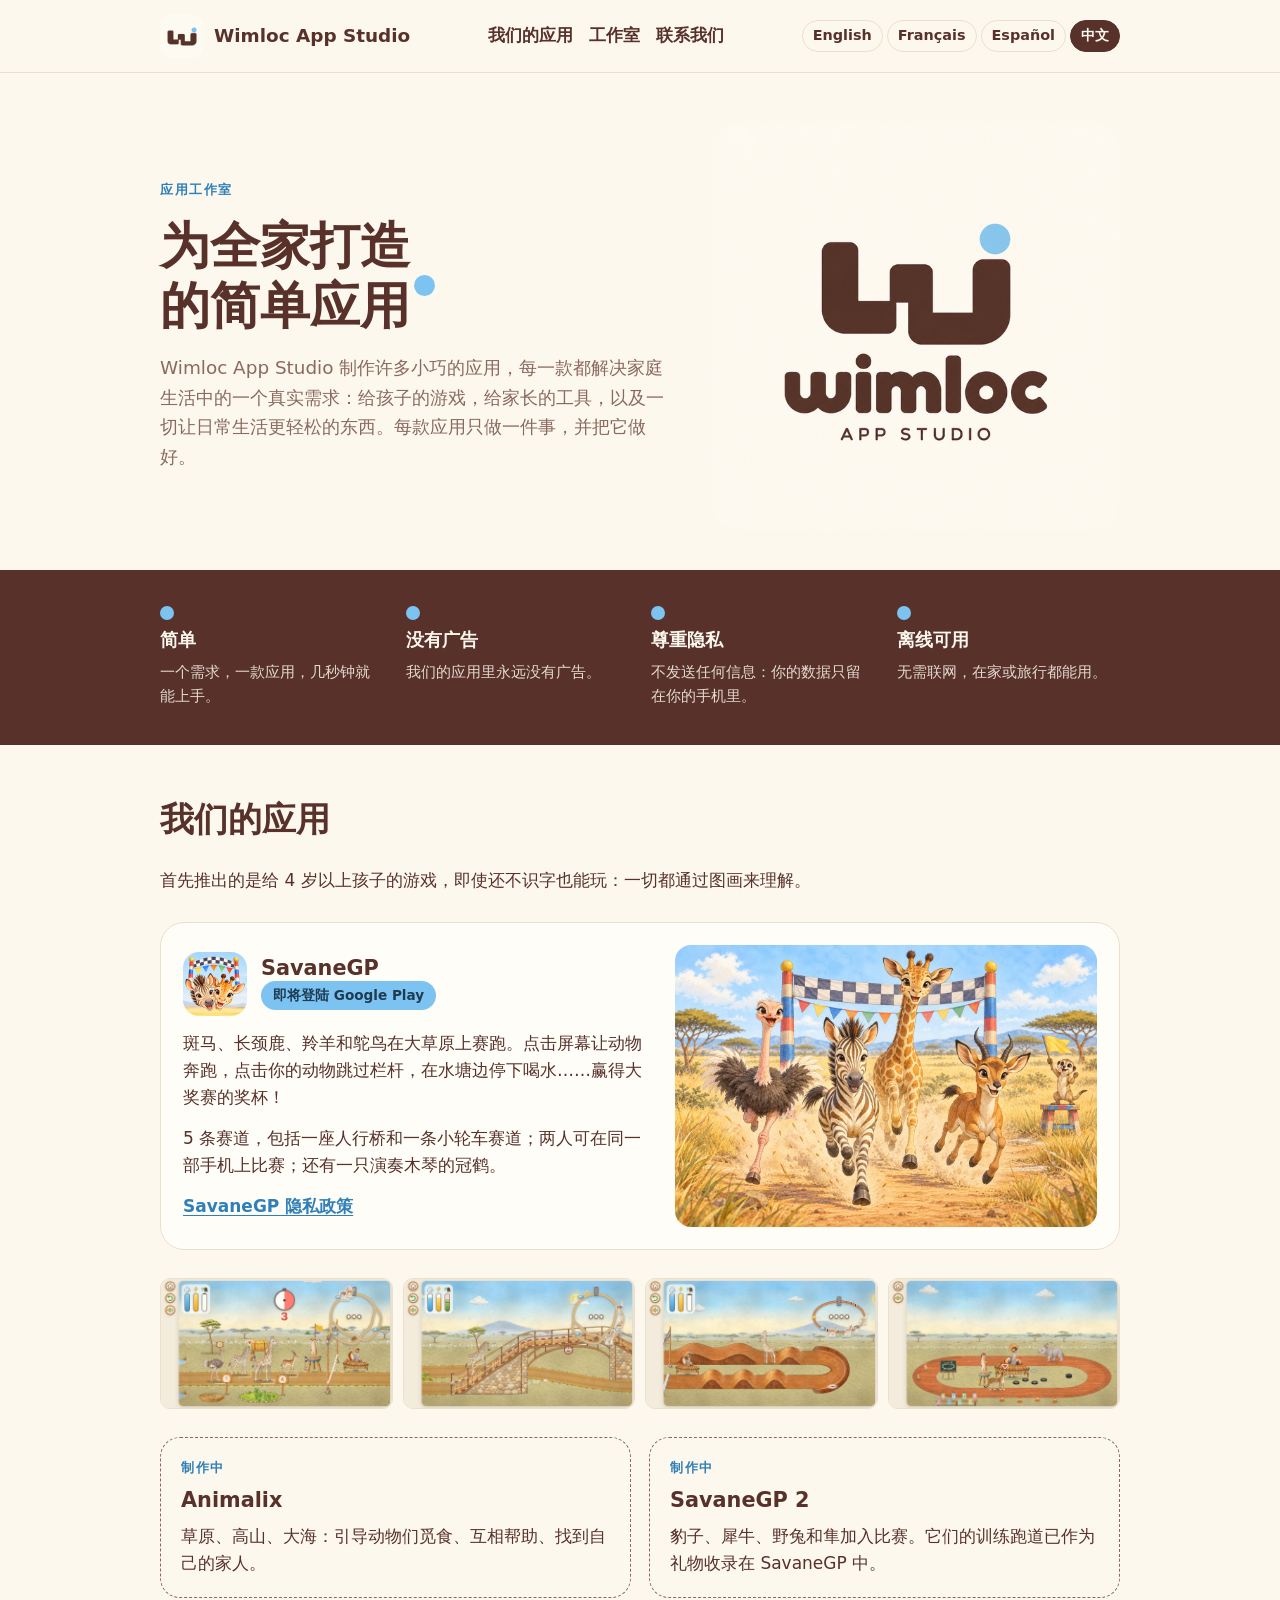
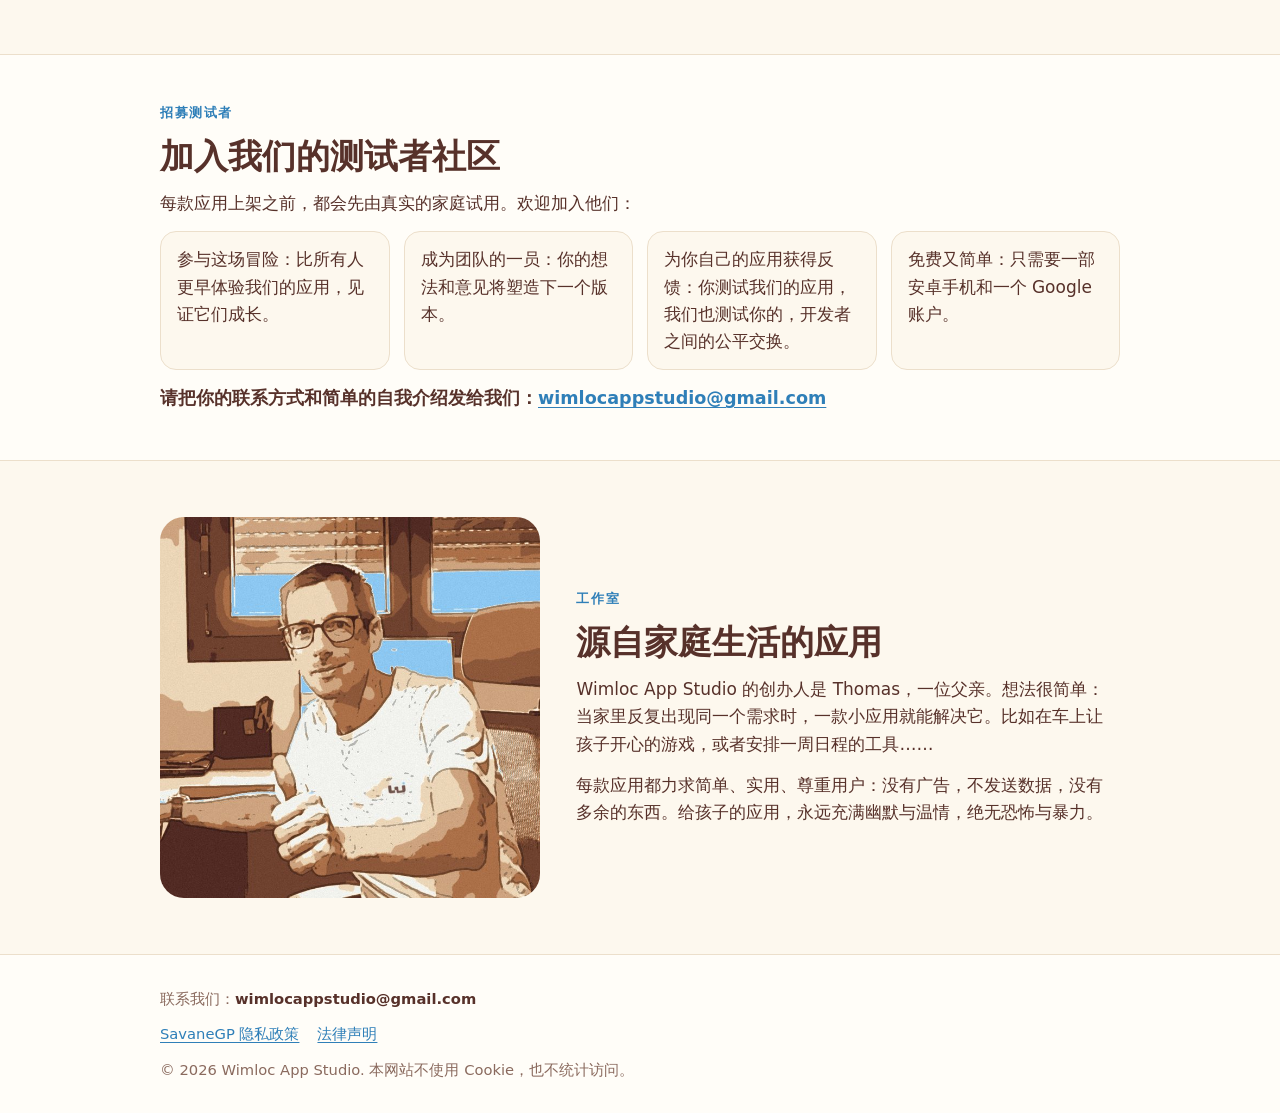
<file: zh/index.html>
<!doctype html>
<html lang="zh-Hans">
<head>
<meta charset="utf-8">
<meta name="viewport" content="width=device-width,initial-scale=1,viewport-fit=cover">
<title>Wimloc App Studio</title>
<meta name="description" content="Wimloc App Studio 为家庭生活打造简单的应用：给孩子的游戏，给家长的工具。没有广告，不收集任何数据。">
<link rel="icon" href="../favicon.ico" sizes="48x48">
<link rel="icon" type="image/png" sizes="32x32" href="../images/favicon-32.png">
<link rel="icon" type="image/png" sizes="192x192" href="../images/icone-192.png">
<link rel="apple-touch-icon" href="../images/apple-touch-icon.png">
<meta name="theme-color" content="#57312a">
<link rel="stylesheet" href="../style.css">
</head>
<body>
<header class="haut bande"><div class="col">
  <a class="marque" href="./"><img src="../images/marque_claire.png" alt="">Wimloc App Studio</a>
  <nav><a href="#apps">我们的应用</a><a href="#studio">工作室</a><a href="#contact">联系我们</a></nav>
  <span class="langues"><a href="../" lang="en">English</a><a href="../fr/" lang="fr">Français</a><a href="../es/" lang="es">Español</a><a href="../zh/" lang="zh-Hans" aria-current="page">中文</a></span>
</div></header>

<main>
<section class="ouverture bande"><div class="col">
  <div class="texte">
    <p class="etiquette">应用工作室</p>
    <h1>为全家打造的简单应用<span class="point" aria-hidden="true"></span></h1>
    <p class="chapo">Wimloc App Studio 制作许多小巧的应用，每一款都解决家庭生活中的一个真实需求：给孩子的游戏，给家长的工具，以及一切让日常生活更轻松的东西。每款应用只做一件事，并把它做好。</p>
  </div>
  <img class="logo logo-grand" src="../images/logo_wimloc.png" alt="Wimloc App Studio 标志" width="600" height="600">
</div></section>

<section class="promesses bande" aria-label="我们的承诺"><div class="col">
  <div class="promesse"><b>简单</b><span>一个需求，一款应用，几秒钟就能上手。</span></div>
  <div class="promesse"><b>没有广告</b><span>我们的应用里永远没有广告。</span></div>
  <div class="promesse"><b>尊重隐私</b><span>不发送任何信息：你的数据只留在你的手机里。</span></div>
  <div class="promesse"><b>离线可用</b><span>无需联网，在家或旅行都能用。</span></div>
</div></section>

<section class="jeux bande" id="apps"><div class="col">
  <h2>我们的应用</h2>
  <p>首先推出的是给 4 岁以上孩子的游戏，即使还不识字也能玩：一切都通过图画来理解。</p>
  <article class="jeu-vedette">
    <div class="texte">
      <div class="titre-jeu"><img src="../images/savanegp_icone.png" alt="" width="256" height="256"><div><h3>SavaneGP</h3><span class="pastille">即将登陆 Google Play</span></div></div>
      <p>斑马、长颈鹿、羚羊和鸵鸟在大草原上赛跑。点击屏幕让动物奔跑，点击你的动物跳过栏杆，在水塘边停下喝水……赢得大奖赛的奖杯！</p>
      <p>5 条赛道，包括一座人行桥和一条小轮车赛道；两人可在同一部手机上比赛；还有一只演奏木琴的冠鹤。</p>
      <div class="liens"><a href="../savanegp/privacy.html#zh">SavaneGP 隐私政策</a></div>
    </div>
    <img class="affiche" src="../images/savanegp_affiche.jpg" alt="斑马、长颈鹿、羚羊和鸵鸟奔向终点线" width="1200" height="800">
  </article>
  <div class="captures"><img src="../images/savanegp_depart.jpg" alt="大奖赛的起跑" width="960" height="540" loading="lazy"><img src="../images/savanegp_passerelle.jpg" alt="走上人行桥的斑马" width="960" height="540" loading="lazy"><img src="../images/savanegp_bmx.jpg" alt="小轮车赛道" width="960" height="540" loading="lazy"><img src="../images/savanegp_savanegp2.jpg" alt="SavaneGP 2 的训练跑道" width="960" height="540" loading="lazy"></div>
  <div class="a-venir">
    <article><span class="etiquette">制作中</span><h3>Animalix</h3><p>草原、高山、大海：引导动物们觅食、互相帮助、找到自己的家人。</p></article>
    <article><span class="etiquette">制作中</span><h3>SavaneGP 2</h3><p>豹子、犀牛、野兔和隼加入比赛。它们的训练跑道已作为礼物收录在 SavaneGP 中。</p></article>
  </div>
</div></section>

<section class="testeurs bande" id="testers"><div class="col">
  <p class="etiquette">招募测试者</p>
  <h2>加入我们的测试者社区</h2>
  <p>每款应用上架之前，都会先由真实的家庭试用。欢迎加入他们：</p>
  <ul class="atouts"><li>参与这场冒险：比所有人更早体验我们的应用，见证它们成长。</li><li>成为团队的一员：你的想法和意见将塑造下一个版本。</li><li>为你自己的应用获得反馈：你测试我们的应用，我们也测试你的，开发者之间的公平交换。</li><li>免费又简单：只需要一部安卓手机和一个 Google 账户。</li></ul>
  <p class="appel">请把你的联系方式和简单的自我介绍发给我们：<a href="mailto:wimlocappstudio@gmail.com?subject=Tester">wimlocappstudio@gmail.com</a></p>
</div></section>

<section class="studio bande" id="studio"><div class="col">
  <img src="../images/thomas.jpg" alt="Wimloc App Studio 创办人 Thomas" width="700" height="700" loading="lazy">
  <div class="texte">
    <p class="etiquette">工作室</p>
    <h2>源自家庭生活的应用</h2>
    <p>Wimloc App Studio 的创办人是 Thomas，一位父亲。想法很简单：当家里反复出现同一个需求时，一款小应用就能解决它。比如在车上让孩子开心的游戏，或者安排一周日程的工具……</p>
    <p>每款应用都力求简单、实用、尊重用户：没有广告，不发送数据，没有多余的东西。给孩子的应用，永远充满幽默与温情，绝无恐怖与暴力。</p>
  </div>
</div></section>
</main>

<footer class="pied bande" id="contact"><div class="col">
  <p>联系我们：<span class="adresse">wimlocappstudio@gmail.com</span></p>
  <div class="ligne"><a href="../savanegp/privacy.html#zh">SavaneGP 隐私政策</a><a href="../legal.html#zh">法律声明</a></div>
  <p>© 2026 Wimloc App Studio. 本网站不使用 Cookie，也不统计访问。</p>
</div></footer>
</body>
</html>
</file>
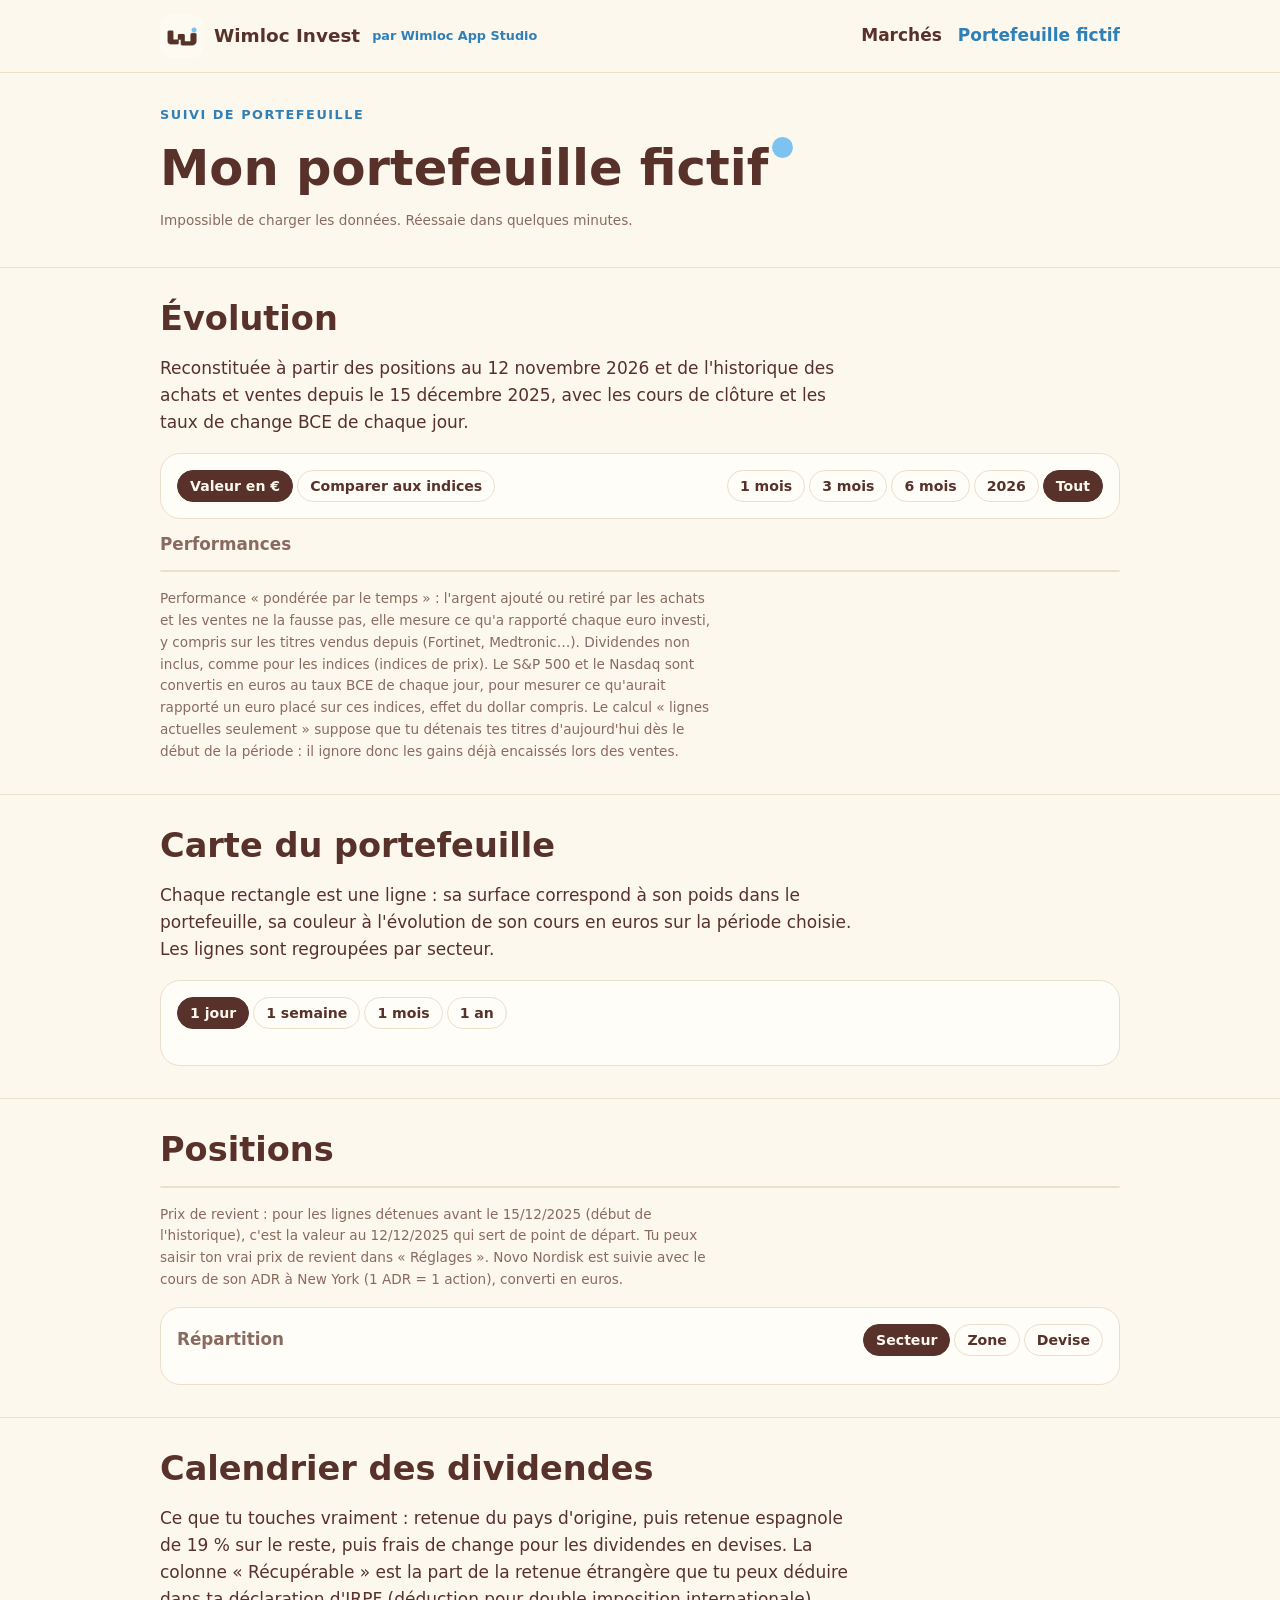
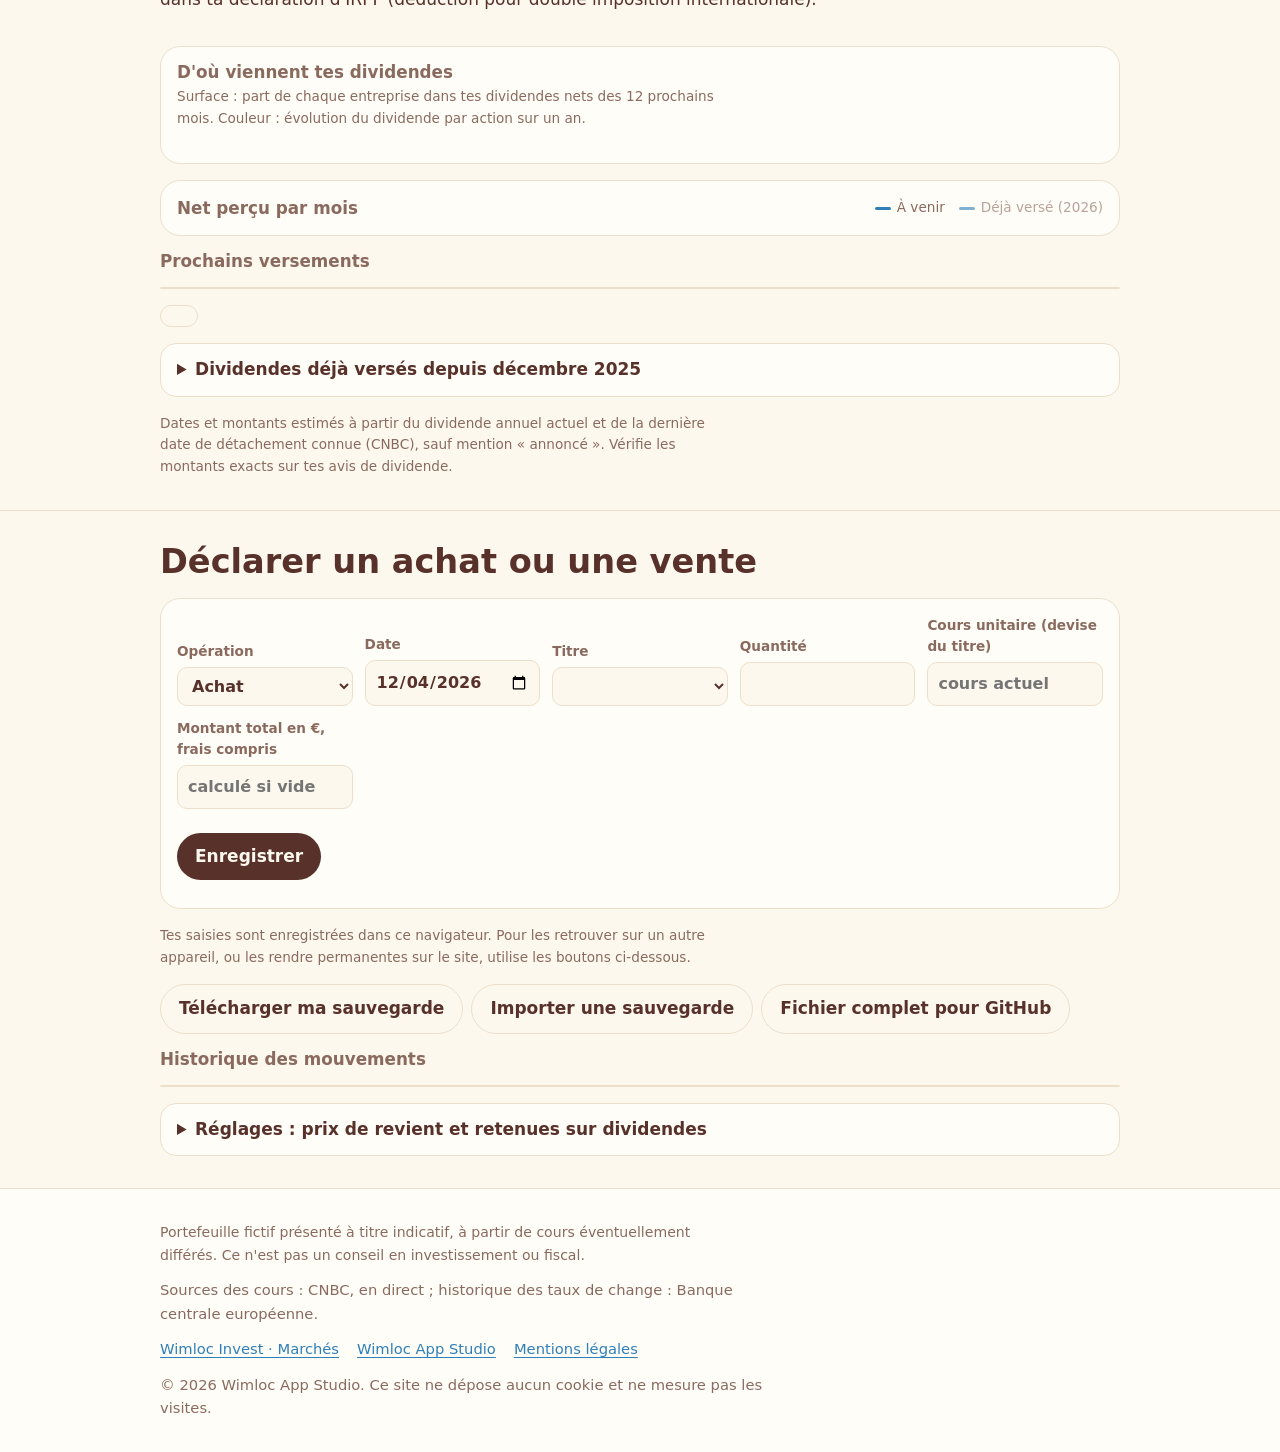
<file: invest/portefeuille/index.html>
<!doctype html>
<html lang="fr">
<head>
<meta charset="utf-8">
<meta name="viewport" content="width=device-width,initial-scale=1,viewport-fit=cover">
<title>Wimloc Invest · Mon portefeuille fictif</title>
<meta name="robots" content="noindex">
<link rel="icon" type="image/png" sizes="32x32" href="../favicon-32.png">
<link rel="icon" type="image/png" sizes="64x64" href="../favicon-64.png">
<link rel="apple-touch-icon" href="../apple-touch-icon.png">
<link rel="manifest" href="../manifest.webmanifest">
<meta name="theme-color" content="#57312a">
<meta name="apple-mobile-web-app-capable" content="yes">
<meta name="apple-mobile-web-app-title" content="Wimloc Invest">
<link rel="stylesheet" href="../../style.css">
<style>
  :root{--hausse:#2c7a4b;--baisse:#b3361e;--s1:#2f7fb8;--s2:#c0622f;--s3:#7a5bb0;--s4:#9a7a10;--grille:#ecdfcb}
  @media (prefers-color-scheme:dark){:root{--hausse:#86d6a4;--baisse:#ff9f8c;--s1:#3d95d6;--s2:#d2763f;--s3:#9a7fd0;--s4:#a8881f;--grille:#4a2f28}}
  .marque small{font-family:var(--texte);font-weight:600;font-size:.8rem;color:var(--ciel-fonce);margin-left:2px}
  nav a[aria-current]{color:var(--ciel-fonce)}
  .ouverture.inv{padding-block:32px 24px}
  .ouverture.inv .col{display:flex;flex-direction:column;align-items:stretch;gap:12px;grid-template-columns:none}
  .bloc{padding-block:32px;border-top:1px solid var(--trait)}
  .bloc .col{display:flex;flex-direction:column;gap:16px}
  .bloc h3{font-size:1.05rem;color:var(--brun-doux)}
  .maj,.note{font-size:.85rem;color:var(--brun-doux)}
  .chiffres{display:grid;grid-template-columns:repeat(auto-fit,minmax(170px,1fr));gap:12px}
  .chiffre{background:var(--carte);border:1px solid var(--trait);border-radius:20px;padding:14px 16px;display:flex;flex-direction:column;gap:2px;min-width:0}
  .chiffre .lib{font-size:.85rem;color:var(--brun-doux);font-weight:600}
  .chiffre .val{font-family:var(--rond);font-weight:700;font-size:1.55rem;font-variant-numeric:tabular-nums;line-height:1.2}
  .h{color:var(--hausse)}.b{color:var(--baisse)}
  .carte{background:var(--carte);border:1px solid var(--trait);border-radius:20px;padding:16px}
  .outils{display:flex;gap:8px 14px;flex-wrap:wrap;align-items:center;justify-content:space-between}
  .pilules{display:flex;gap:4px;flex-wrap:wrap;font-family:var(--rond);font-weight:600;font-size:.88rem}
  .pilules button{font:inherit;color:var(--brun);background:transparent;border:1px solid var(--trait);border-radius:999px;padding:4px 12px;cursor:pointer}
  .pilules button[aria-pressed="true"]{background:var(--brun);color:var(--creme);border-color:var(--brun)}
  .graph{position:relative;width:100%}
  .graph svg{display:block;width:100%;overflow:visible}
  .graph text{font:12px var(--texte);fill:var(--brun-doux)}
  .graph .axe line{stroke:var(--grille)}
  .graph .l1{fill:none;stroke:var(--s1);stroke-width:2;stroke-linejoin:round}
  .graph .l2,.graph .l3,.graph .l4{fill:none;stroke-width:2;stroke-linejoin:round}
  .graph .l2{stroke:var(--s2);stroke-dasharray:6 4}.graph .l3{stroke:var(--s3);stroke-dasharray:2 3}.graph .l4{stroke:var(--s4);stroke-dasharray:10 3 2 3}
  .graph .a1{fill:var(--s1);opacity:.12}
  .graph .barre{fill:var(--s1)}
  .graph .barre.passe{fill:var(--s1);opacity:.45}
  .graph .curseur{stroke:var(--brun-doux);stroke-width:1;stroke-dasharray:3 3}
  .graph .pt1{fill:var(--s1);stroke:var(--carte);stroke-width:2}.graph .pt2{fill:var(--s2);stroke:var(--carte);stroke-width:2}.graph .pt3{fill:var(--s3);stroke:var(--carte);stroke-width:2}.graph .pt4{fill:var(--s4);stroke:var(--carte);stroke-width:2}
  .bulle{position:absolute;pointer-events:none;background:var(--brun);color:var(--creme);font-size:.8rem;padding:6px 10px;border-radius:10px;white-space:nowrap;font-variant-numeric:tabular-nums;z-index:3;line-height:1.45;box-shadow:0 4px 14px rgba(0,0,0,.18)}
  .bulle i{display:inline-block;width:10px;height:3px;border-radius:2px;vertical-align:middle;margin-right:6px}
  .legende{display:flex;gap:14px;flex-wrap:wrap;font-size:.85rem;color:var(--brun-doux)}
  .legende span::before{content:"";display:inline-block;width:16px;height:3px;border-radius:2px;background:var(--s1);vertical-align:middle;margin-right:6px}
  .legende span.s2::before{background:repeating-linear-gradient(90deg,var(--s2) 0 6px,transparent 6px 9px)}
  .legende span.s3::before{background:repeating-linear-gradient(90deg,var(--s3) 0 2px,transparent 2px 5px)}
  .legende span.s4::before{background:repeating-linear-gradient(90deg,var(--s4) 0 9px,transparent 9px 11px,var(--s4) 11px 13px,transparent 13px 15px)}
  .defile{overflow-x:auto;-webkit-overflow-scrolling:touch;border:1px solid var(--trait);border-radius:16px;background:var(--carte)}
  table{border-collapse:collapse;width:100%;font-variant-numeric:tabular-nums;font-size:.92rem}
  th,td{text-align:right;padding:9px 10px;border-bottom:1px solid var(--trait);white-space:nowrap}
  tbody tr:last-child td{border-bottom:0}
  th{font-family:var(--rond);font-size:.8rem;color:var(--brun-doux);font-weight:700;background:var(--carte);position:sticky;top:0}
  th[data-tri]{cursor:pointer;user-select:none}
  th[data-tri]:hover{color:var(--ciel-fonce)}
  th:first-child,td:first-child{text-align:left;position:sticky;left:0;background:var(--carte);z-index:1}
  td small{display:block;color:var(--brun-doux);font-size:.78rem}
  tfoot td{font-weight:700;border-top:2px solid var(--trait);border-bottom:0}
  .repart{display:flex;flex-direction:column;gap:7px}
  .repart .rang{display:grid;grid-template-columns:150px minmax(0,1fr) 120px;gap:10px;align-items:center;font-size:.92rem}
  .repart .piste{height:14px}
  .repart .rempli{height:100%;background:var(--s1);border-radius:0 4px 4px 0;min-width:2px}
  .repart .v{text-align:right;font-variant-numeric:tabular-nums}
  .etat-div{font-family:var(--rond);font-size:.72rem;font-weight:700;padding:2px 8px;border-radius:999px;border:1px solid var(--trait);color:var(--brun-doux)}
  .etat-div.annonce{background:var(--ciel);border-color:var(--ciel);color:#1e3b52}
  form.saisie{display:grid;grid-template-columns:repeat(auto-fit,minmax(170px,1fr));gap:12px;align-items:end}
  form.saisie label{display:flex;flex-direction:column;gap:4px;font-size:.85rem;font-weight:600;color:var(--brun-doux)}
  input,select{font:inherit;font-size:1rem;color:var(--brun);background:var(--creme);border:1px solid var(--trait);border-radius:10px;padding:8px 10px;min-width:0;width:100%}
  input:focus,select:focus{outline:3px solid var(--ciel);outline-offset:1px}
  .bouton{font:inherit;font-family:var(--rond);font-weight:700;background:var(--brun);color:var(--creme);border:0;border-radius:999px;padding:10px 18px;cursor:pointer}
  .bouton.doux{background:transparent;color:var(--brun);border:1px solid var(--trait)}
  .bouton.mini{padding:3px 10px;font-size:.8rem}
  .poubelle{display:inline-flex;align-items:center;justify-content:center;width:34px;height:34px;border-radius:10px;border:1px solid var(--trait);background:transparent;color:var(--brun-doux);cursor:pointer}
  .poubelle:hover,.poubelle:focus-visible{color:var(--baisse);border-color:var(--baisse)}
  .poubelle svg{width:18px;height:18px}
  .estim{font-size:.85rem;color:var(--brun-doux);grid-column:1/-1;margin-top:-4px}
  @media (max-width:640px){#tab-mvt td:last-child{position:absolute;top:10px;right:12px}#tab-mvt tr{position:relative}}
  .actions{display:flex;gap:8px;flex-wrap:wrap}
  .message{font-weight:600}
  .message.err{color:var(--baisse)}.message.ok{color:var(--hausse)}
  .nouveau{display:none;grid-column:1/-1;grid-template-columns:repeat(auto-fit,minmax(170px,1fr));gap:12px;padding:12px;border:1px dashed var(--brun-doux);border-radius:14px}
  .nouveau.vu{display:grid}
  details{border:1px solid var(--trait);border-radius:16px;padding:12px 16px;background:var(--carte)}
  details summary{cursor:pointer;font-family:var(--rond);font-weight:700}
  details[open] summary{margin-bottom:10px}
  .avert{font-size:.88rem;color:var(--brun-doux)}
  .taux-grille{display:grid;grid-template-columns:repeat(auto-fill,minmax(150px,1fr));gap:10px}
  .taux-grille label{font-size:.82rem;display:flex;flex-direction:column;gap:3px}
  #tab-div,#tab-div-passe,#tab-mvt{font-size:.86rem}
  #tab-div th,#tab-div td,#tab-div-passe th,#tab-div-passe td{padding:8px 7px}
  .plus{align-self:flex-start}
  #tab-mvt th:nth-child(2),#tab-mvt td:nth-child(2){text-align:left}
  .carte-chaleur{position:relative;width:100%;border-radius:14px;overflow:hidden;background:#2a1a16;user-select:none;-webkit-user-select:none}
  .cc-groupe{position:absolute;box-sizing:border-box}
  .cc-groupe>.cc-titre{position:absolute;left:0;right:0;top:0;height:20px;padding:2px 6px;font-size:.72rem;font-weight:700;color:#fff;background:rgba(20,10,8,.55);white-space:nowrap;overflow:hidden;text-overflow:ellipsis;z-index:1}
  .cc-case{position:absolute;box-sizing:border-box;border:1px solid #2a1a16;display:flex;flex-direction:column;align-items:center;justify-content:center;text-align:center;color:#fff;overflow:hidden;padding:2px;cursor:pointer;line-height:1.15;text-shadow:0 1px 2px rgba(0,0,0,.35)}
  .cc-case:hover,.cc-case:focus-visible{outline:2px solid var(--creme);outline-offset:-3px;z-index:2}
  .cc-case b{font-family:var(--rond);font-weight:700;font-size:var(--t,.9rem);white-space:nowrap;overflow:hidden;text-overflow:ellipsis;max-width:100%}
  .cc-case span{font-size:calc(var(--t,.9rem)*.88);font-variant-numeric:tabular-nums}
  .cc-echelle{display:flex;align-items:center;gap:8px;font-size:.8rem;color:var(--brun-doux);flex-wrap:wrap}
  .cc-echelle .degrade{flex:1;min-width:160px;max-width:320px;height:10px;border-radius:999px}
  @media (max-width:640px){
    .cartes thead{display:none}
    .cartes,.cartes tbody,.cartes tfoot{display:block}
    .cartes tr{display:grid;grid-template-columns:repeat(2,minmax(0,1fr));gap:6px 14px;padding:12px 14px;border-bottom:1px solid var(--trait)}
    .cartes tbody tr:last-child{border-bottom:0}
    .cartes td,.cartes tfoot td{display:flex;flex-direction:column;align-items:flex-start;gap:0;padding:0;border:0;text-align:left;white-space:normal;position:static;background:none;font-size:.95rem}
    .cartes td::before{content:attr(data-l);color:var(--brun-doux);font-size:.74rem;font-weight:600}
    .cartes td:first-child{grid-column:1/-1;display:block;padding-right:44px}
    .cartes td:first-child::before{content:none}
    .cartes td:empty{display:none}
    .cartes td>div{text-align:left}
    .cartes tfoot tr{border-top:2px solid var(--trait)}
  }
  @media (max-width:560px){.repart .v small{display:none}.repart .rang{grid-template-columns:96px minmax(0,1fr) 96px}.chiffre .val{font-size:1.25rem}.chiffres{grid-template-columns:repeat(2,minmax(0,1fr))}th,td{padding:8px}}
  .installer{font:inherit;font-family:var(--rond);font-weight:700;font-size:.85rem;background:var(--ciel-fonce);color:#fff;border:0;border-radius:999px;padding:6px 14px;cursor:pointer;margin-left:6px}
  .installer svg{width:14px;height:14px;vertical-align:-2px;margin-right:5px}
</style>
</head>
<body>
<header class="haut bande"><div class="col">
  <a class="marque" href="../"><img src="../../images/marque_claire.png" alt="">Wimloc Invest<small>par Wimloc App Studio</small></a>
  <nav><a href="../">Marchés</a><a href="./" aria-current="page">Portefeuille fictif</a><button class="installer" id="btn-installer" type="button" hidden><svg viewBox="0 0 24 24" fill="none" stroke="currentColor" stroke-width="2.5" stroke-linecap="round" stroke-linejoin="round" aria-hidden="true"><path d="M12 3v12M7 10l5 5 5-5M5 21h14"/></svg>Installer l'appli</button></nav>
</div></header>

<main>
<section class="ouverture inv bande"><div class="col">
  <p class="etiquette">Suivi de portefeuille</p>
  <h1>Mon portefeuille fictif<span class="point" aria-hidden="true"></span></h1>
  <p class="maj" id="maj">Chargement des cours…</p>
  <div class="chiffres" id="chiffres"></div>
</div></section>

<section class="bloc bande" id="evolution"><div class="col">
  <h2>Évolution</h2>
  <p>Reconstituée à partir des positions au 12 novembre 2026 et de l'historique des achats et ventes depuis le 15 décembre 2025, avec les cours de clôture et les taux de change BCE de chaque jour.</p>
  <div class="carte">
    <div class="outils">
      <div class="pilules" role="group" aria-label="Affichage" id="mode-evo"><button type="button" data-v="valeur" aria-pressed="true">Valeur en €</button><button type="button" data-v="perf" aria-pressed="false">Comparer aux indices</button></div>
      <div class="pilules" role="group" aria-label="Période" id="periode-evo"><button type="button" data-v="1" aria-pressed="false">1 mois</button><button type="button" data-v="3" aria-pressed="false">3 mois</button><button type="button" data-v="6" aria-pressed="false">6 mois</button><button type="button" data-v="ytd" aria-pressed="false">2026</button><button type="button" data-v="tout" aria-pressed="true">Tout</button></div>
    </div>
    <div class="legende" id="legende-evo"></div>
    <div class="graph" id="graph-evo"></div>
  </div>
  <h3>Performances</h3>
  <div class="defile"><table id="tab-perf" class="cartes"></table></div>
  <p class="note">Performance « pondérée par le temps » : l'argent ajouté ou retiré par les achats et les ventes ne la fausse pas, elle mesure ce qu'a rapporté chaque euro investi, y compris sur les titres vendus depuis (Fortinet, Medtronic…). Dividendes non inclus, comme pour les indices (indices de prix). Le S&P 500 et le Nasdaq sont convertis en euros au taux BCE de chaque jour, pour mesurer ce qu'aurait rapporté un euro placé sur ces indices, effet du dollar compris. Le calcul « lignes actuelles seulement » suppose que tu détenais tes titres d'aujourd'hui dès le début de la période : il ignore donc les gains déjà encaissés lors des ventes.</p>
</div></section>

<section class="bloc bande" id="carte"><div class="col">
  <h2>Carte du portefeuille</h2>
  <p>Chaque rectangle est une ligne : sa surface correspond à son poids dans le portefeuille, sa couleur à l'évolution de son cours en euros sur la période choisie. Les lignes sont regroupées par secteur.</p>
  <div class="carte">
    <div class="outils"><div class="pilules" role="group" aria-label="Période de la carte" id="periode-cc"><button type="button" data-v="1j" aria-pressed="true">1 jour</button><button type="button" data-v="1s" aria-pressed="false">1 semaine</button><button type="button" data-v="1m" aria-pressed="false">1 mois</button><button type="button" data-v="1a" aria-pressed="false">1 an</button></div>
      <div class="cc-echelle" id="cc-echelle"></div></div>
    <div class="carte-chaleur" id="carte-chaleur" style="margin-top:12px" role="img" aria-label="Carte du portefeuille par secteur"></div>
    <p class="note" id="cc-resume" style="margin-top:8px"></p>
  </div>
</div></section>

<section class="bloc bande" id="positions"><div class="col">
  <h2>Positions</h2>
  <div class="defile"><table id="tab-pos" class="cartes"></table></div>
  <p class="note">Prix de revient : pour les lignes détenues avant le 15/12/2025 (début de l'historique), c'est la valeur au 12/12/2025 qui sert de point de départ. Tu peux saisir ton vrai prix de revient dans « Réglages ». Novo Nordisk est suivie avec le cours de son ADR à New York (1 ADR = 1 action), converti en euros.</p>
  <div class="carte">
    <div class="outils"><h3>Répartition</h3><div class="pilules" role="group" aria-label="Répartition" id="mode-rep"><button type="button" data-v="secteur" aria-pressed="true">Secteur</button><button type="button" data-v="zone" aria-pressed="false">Zone</button><button type="button" data-v="dev" aria-pressed="false">Devise</button></div></div>
    <div class="repart" id="repart" style="margin-top:12px"></div>
  </div>
</div></section>

<section class="bloc bande" id="dividendes"><div class="col">
  <h2>Calendrier des dividendes</h2>
  <p>Ce que tu touches vraiment : retenue du pays d'origine, puis retenue espagnole de 19 % sur le reste, puis frais de change pour les dividendes en devises. La colonne « Récupérable » est la part de la retenue étrangère que tu peux déduire dans ta déclaration d'IRPF (déduction pour double imposition internationale).</p>
  <div class="chiffres" id="chiffres-div"></div>
  <div class="carte">
    <div class="outils"><h3>D'où viennent tes dividendes</h3><div class="cc-echelle" id="cd-echelle"></div></div>
    <p class="note" style="margin-top:4px">Surface : part de chaque entreprise dans tes dividendes nets des 12 prochains mois. Couleur : évolution du dividende par action sur un an.</p>
    <div class="carte-chaleur" id="carte-div" style="margin-top:10px" role="img" aria-label="Répartition des dividendes par entreprise"></div>
    <p class="note" id="cd-resume" style="margin-top:8px"></p>
  </div>
  <div class="carte">
    <div class="outils"><h3>Net perçu par mois</h3><div class="legende"><span>À venir</span><span style="opacity:.6">Déjà versé (2026)</span></div></div>
    <div class="graph" id="graph-div"></div>
  </div>
  <h3>Prochains versements</h3>
  <div class="defile"><table id="tab-div" class="cartes"></table></div>
  <button class="bouton doux plus" type="button" id="btn-div-tout"></button>
  <details><summary>Dividendes déjà versés depuis décembre 2025</summary><div class="defile"><table id="tab-div-passe" class="cartes"></table></div></details>
  <p class="note">Dates et montants estimés à partir du dividende annuel actuel et de la dernière date de détachement connue (CNBC), sauf mention « annoncé ». Vérifie les montants exacts sur tes avis de dividende.</p>
</div></section>

<section class="bloc bande" id="mouvements"><div class="col">
  <h2>Déclarer un achat ou une vente</h2>
  <div class="carte">
  <form class="saisie" id="form-mvt" autocomplete="off">
    <label>Opération<select name="type"><option value="achat">Achat</option><option value="vente">Vente</option></select></label>
    <label>Date<input type="date" name="date" required></label>
    <label>Titre<select name="sym" id="sel-titre"></select></label>
    <div class="nouveau" id="bloc-nouveau">
      <label>Nom du titre<input name="nnom" placeholder="ex. LVMH"></label>
      <label>Symbole CNBC<input name="nsym" placeholder="ex. MC-FR, AAPL"></label>
      <label>Devise<select name="ndev"><option>EUR</option><option>USD</option><option>GBP</option><option>DKK</option><option>CHF</option><option>CAD</option></select></label>
      <label>Pays de la société<select name="npays"><option value="FR">France</option><option value="ES">Espagne</option><option value="US">États-Unis</option><option value="DE">Allemagne</option><option value="NL">Pays-Bas</option><option value="GB">Royaume-Uni</option><option value="IE">Irlande</option><option value="CA">Canada</option><option value="DK">Danemark</option><option value="CH">Suisse</option><option value="JP">Japon</option></select></label>
      <label>Secteur<input name="nsecteur" placeholder="ex. Luxe"></label>
    </div>
    <label>Quantité<input type="number" name="qte" min="0" step="any" required inputmode="decimal"></label>
    <label><span>Cours unitaire <span id="dev-prix">(devise du titre)</span></span><input type="number" name="prix" min="0" step="any" inputmode="decimal" placeholder="cours actuel"></label>
    <label>Montant total en €, frais compris<input type="number" name="montant" min="0" step="0.01" inputmode="decimal" placeholder="calculé si vide"></label>
    <p class="estim" id="estim"></p>
    <div class="actions"><button class="bouton" type="submit">Enregistrer</button></div>
    <p class="message" id="msg-mvt" style="grid-column:1/-1"></p>
  </form>
  </div>
  <p class="note">Tes saisies sont enregistrées dans ce navigateur. Pour les retrouver sur un autre appareil, ou les rendre permanentes sur le site, utilise les boutons ci-dessous.</p>
  <div class="actions">
    <button class="bouton doux" type="button" id="btn-export">Télécharger ma sauvegarde</button>
    <label class="bouton doux" style="display:inline-block">Importer une sauvegarde<input type="file" id="btn-import" accept=".json,application/json" hidden></label>
    <button class="bouton doux" type="button" id="btn-github">Fichier complet pour GitHub</button>
  </div>
  <h3>Historique des mouvements</h3>
  <div class="defile"><table id="tab-mvt" class="cartes"></table></div>
  <button class="bouton doux plus" type="button" id="btn-restaurer" hidden></button>

  <details id="reglages"><summary>Réglages : prix de revient et retenues sur dividendes</summary>
    <p class="note">Taux appliqués par défaut pour un résident fiscal espagnol. Modifie-les si tes avis de dividende montrent un autre taux.</p>
    <div class="taux-grille" id="grille-taux"></div>
    <h3 style="margin-top:14px">Prix de revient (€ par action)</h3>
    <p class="note">Laisse vide pour garder le calcul automatique.</p>
    <div class="taux-grille" id="grille-pru"></div>
    <div class="actions" style="margin-top:12px"><button class="bouton" type="button" id="btn-reglages">Enregistrer les réglages</button><button class="bouton doux" type="button" id="btn-raz">Revenir aux valeurs par défaut</button></div>
  </details>
</div></section>
</main>

<footer class="pied bande"><div class="col">
  <p class="avert">Portefeuille fictif présenté à titre indicatif, à partir de cours éventuellement différés. Ce n'est pas un conseil en investissement ou fiscal.</p>
  <p>Sources des cours : CNBC, en direct ; historique des taux de change : Banque centrale européenne.</p>
  <div class="ligne"><a href="../">Wimloc Invest · Marchés</a><a href="../../fr/">Wimloc App Studio</a><a href="../../legal.html#fr">Mentions légales</a></div>
  <p>© 2026 Wimloc App Studio. Ce site ne dépose aucun cookie et ne mesure pas les visites.</p>
</div></footer>

<script src="../direct.js"></script>
<script>
"use strict";
const RAW = "https://raw.githubusercontent.com/Wimloc-App-Studio/wimloc-app-studio.github.io/invest-data/";
const CLE = "wimloc-invest-portefeuille-v1";
const PAYS = {US:"États-Unis",FR:"France",GB:"Royaume-Uni",AU:"Australie",IE:"Irlande",CA:"Canada",DK:"Danemark",JP:"Japon",KY:"Îles Caïmans",BM:"Bermudes",NL:"Pays-Bas",DE:"Allemagne",ES:"Espagne",CH:"Suisse"};
let PF, PX, LOCAL, M = {};           // données de base, cours, saisies locales, modèle calculé
const INDICES = [{k:"stoxx", sym:".STOXX50E", nom:"Euro Stoxx 50", dev:"EUR"}, {k:"spx", sym:".SPX", nom:"S&P 500", dev:"USD"}, {k:"ndq", sym:".IXIC", nom:"Nasdaq", dev:"USD"}];
const ui = {evoMode:"valeur", evoPer:"tout", rep:"secteur", tri:["valeur",-1]};

/* ---------- utilitaires ---------- */
const $ = s => document.querySelector(s);
const nf = (v,d=2) => v==null||!isFinite(v) ? "—" : v.toLocaleString("fr-FR",{minimumFractionDigits:d,maximumFractionDigits:d});
const eur = (v,d=0) => v==null||!isFinite(v) ? "—" : nf(v,d)+" €";
const sgn = (v,d=2,u=" %") => v==null||!isFinite(v) ? "—" : (v>0?"+":"")+nf(v,d)+u;
const cls = v => v>0 ? "h" : v<0 ? "b" : "";
const esc = s => String(s??"").replace(/[&<>"]/g, c => ({"&":"&amp;","<":"&lt;",">":"&gt;",'"':"&quot;"}[c]));
const jour = d => new Date(d+"T12:00:00Z");
const iso = t => t.toISOString().slice(0,10);
const ajJ = (d,n) => { const t = jour(d); t.setUTCDate(t.getUTCDate()+n); return iso(t); };
const ajM = (d,n) => { const t = jour(d), j = t.getUTCDate(); t.setUTCDate(1); t.setUTCMonth(t.getUTCMonth()+n); const fin = new Date(Date.UTC(t.getUTCFullYear(),t.getUTCMonth()+1,0)).getUTCDate(); t.setUTCDate(Math.min(j,fin)); return iso(t); };
const fdate = (d,o={day:"numeric",month:"short",year:"numeric"}) => jour(d).toLocaleDateString("fr-FR",o);
const AUJ = iso(new Date());

function dernier(serie, d){ // dernière valeur à la date d ou avant (recherche dichotomique)
  if (!serie || !serie.length || serie[0][0] > d) return null;
  let lo = 0, hi = serie.length-1;
  while (lo < hi){ const m = (lo+hi+1)>>1; if (serie[m][0] <= d) lo = m; else hi = m-1; }
  return serie[lo][1];
}

/* ---------- données ---------- */
function chargerLocal(){
  try { LOCAL = JSON.parse(localStorage.getItem(CLE)) || {}; } catch(e){ LOCAL = {}; }
  LOCAL.mouvements = LOCAL.mouvements || []; LOCAL.titres = LOCAL.titres || {}; LOCAL.pru = LOCAL.pru || {}; LOCAL.fisc = LOCAL.fisc || {}; LOCAL.supprimes = LOCAL.supprimes || [];
}
function sauverLocal(){ try { localStorage.setItem(CLE, JSON.stringify(LOCAL)); } catch(e){} }
const titres = () => Object.assign({}, PF.titres, LOCAL.titres);
const cleMvt = m => [m.date, m.type, m.sym, m.qte, m.prix].join("|");
const mouvements = () => [...PF.mouvements.map(m => ({...m, id:"h|"+cleMvt(m)})).filter(m => !LOCAL.supprimes.includes(m.id)), ...LOCAL.mouvements].sort((a,b)=>a.date<b.date?-1:a.date>b.date?1:0);
const fisc = () => ({espagne: LOCAL.fisc.espagne ?? PF.fiscalite.espagne, change: LOCAL.fisc.change ?? PF.fiscalite.change,
  origine: Object.assign({}, PF.fiscalite.origine, LOCAL.fisc.origine||{}), plafond: PF.fiscalite.plafond});

function fxA(dev, d){ // unités de devise pour 1 €
  if (!dev || dev === "EUR") return 1;
  const f = PX.fx[dev]; if (!f) return null;
  if (d >= AUJ && f.live) return f.live;
  return dernier(f.hist, d) ?? f.live;
}
function coursA(sym, d){
  const p = PX.titres[sym];
  if (p){ if (d >= AUJ && p.last != null) return p.last; const v = dernier(p.hist, d); if (v != null) return v; }
  // titre sans cotation : dernier prix d'un mouvement
  const ms = mouvements().filter(m => m.sym === sym && m.date <= d); return ms.length ? ms[ms.length-1].prix : null;
}
const devise = sym => (titres()[sym]||{}).dev || (PX.titres[sym]||{}).dev || "EUR";
const valEur = (sym, q, d) => { const c = coursA(sym,d), f = fxA(devise(sym), d); return c==null||!f ? 0 : q*c/f; };

function positionsA(d){ // quantités en fin de journée d
  const D0 = PF.depart.date, q = {};
  PF.depart.positions.forEach(p => q[p.sym] = p.qte);
  for (const m of mouvements()){
    const s = m.type === "achat" ? 1 : -1;
    if (m.date <= D0 && m.date > d) q[m.sym] = (q[m.sym]||0) - s*m.qte;      // on remonte le temps
    if (m.date > D0 && m.date <= d) q[m.sym] = (q[m.sym]||0) + s*m.qte;      // mouvements saisis après la date de départ
  }
  Object.keys(q).forEach(k => { if (q[k] < 1e-9) delete q[k]; });
  return q;
}

/* ---------- calcul du modèle ---------- */
function calculer(){
  const mv = mouvements();
  const DEBUT = ajJ(mv.length ? mv[0].date : PF.depart.date, -3);
  // jours de bourse : dates de l'Euro Stoxx 50 et d'Alphabet, du début à aujourd'hui
  const ens = new Set();
  ["GOOGL",".STOXX50E"].forEach(s => (PX.titres[s]?.hist||[]).forEach(([d]) => { if (d >= DEBUT && d < AUJ) ens.add(d); }));
  mv.forEach(m => { if (m.date < AUJ) ens.add(m.date); });
  const dow = jour(AUJ).getUTCDay(); if (dow !== 0 && dow !== 6) ens.add(AUJ);
  const dates = [...ens].filter(d => { const w = jour(d).getUTCDay(); return w !== 0 && w !== 6; }).sort();
  const flux = {}; mv.forEach(m => flux[m.date] = (flux[m.date]||0) + (m.type === "achat" ? 1 : -1) * m.montant);
  const serie = []; let idx = 1, prec = null; const b0 = {};
  for (const d of dates){
    const q = positionsA(d); let v = 0;
    for (const s in q) v += valEur(s, q[s], d);
    const f = flux[d] || 0;
    if (prec && prec.v > 0) idx *= (v - f) / prec.v;
    const bench = {};
    for (const I of INDICES){ // indices convertis en euros au taux BCE du jour
      const c = PX.titres[I.sym] ? coursA(I.sym, d) : null, fx = fxA(I.dev, d), e = c && fx ? c/fx : null;
      if (e && b0[I.k] == null) b0[I.k] = e;
      bench[I.k] = e && b0[I.k] ? e/b0[I.k] : null;
    }
    prec = {d, v, idx, flux:f, bench, q};
    serie.push(prec);
  }
  M.serie = serie; M.debut = dates[0];

  // positions actuelles, prix de revient et plus-values réalisées
  const T = titres(), q0 = positionsA(M.debut), cout = {}, qte = {}, realise = {};
  for (const s in q0){ qte[s] = q0[s]; cout[s] = valEur(s, q0[s], M.debut); }
  M.ventes = {};
  for (const m of mv){
    if (m.date < M.debut) continue;
    const s = m.sym; qte[s] = qte[s]||0; cout[s] = cout[s]||0;
    if (m.type === "achat"){ qte[s] += m.qte; cout[s] += m.montant; }
    else { const pru = qte[s] ? cout[s]/qte[s] : 0; const r = m.montant - pru*m.qte; realise[s] = (realise[s]||0) + r; M.ventes[m.id] = r; cout[s] -= pru*m.qte; qte[s] -= m.qte; }
  }
  const qa = positionsA(AUJ); const pos = [];
  let total = 0, veille = 0;
  for (const s in qa){
    const t = T[s] || {nom:s}, p = PX.titres[s] || {}, dev = devise(s), f = fxA(dev, AUJ);
    const cours = coursA(s, AUJ), val = valEur(s, qa[s], AUJ);
    const prevC = p.prev ?? cours, fPrev = fxA(dev, ajJ(AUJ,-1)) || f;
    const valPrev = qa[s] * prevC / fPrev;
    const pru = LOCAL.pru[s] != null ? +LOCAL.pru[s] : (qte[s] ? cout[s]/qte[s] : null);
    const cr = pru != null ? pru*qa[s] : null;
    pos.push({sym:s, nom:t.nom||p.nom||s, qte:qa[s], cours, dev, val, varJ: val - valPrev, varJp: valPrev ? (val/valPrev-1)*100 : 0,
      pru, pv: cr!=null ? val-cr : null, pvp: cr ? (val/cr-1)*100 : null, secteur:t.secteur||"Autre", zone:t.zone||"Autre", pays:t.pays,
      manuel: !PX.titres[s], vieux: !!p.stale, depart: LOCAL.pru[s]==null && q0[s] > 0});
    total += val; veille += valPrev;
  }
  pos.forEach(p => p.poids = total ? p.val/total*100 : 0);
  M.pos = pos; M.total = total; M.varJ = total - veille; M.varJp = veille ? (total/veille-1)*100 : 0;
  M.realise = realise; M.qteHist = qte;
  M.dividendes = dividendes();
}

function perf(depuis){ // performance de la date « depuis » (exclue) à aujourd'hui
  const s = M.serie; if (!s.length) return {p:null,b:{}};
  let a = null; for (const x of s){ if (x.d <= depuis) a = x; else break; }
  const z = s[s.length-1]; if (!a) return {p:null,b:{}};
  const b = {}; INDICES.forEach(I => b[I.k] = a.bench[I.k] && z.bench[I.k] ? (z.bench[I.k]/a.bench[I.k]-1)*100 : null);
  return {p:(z.idx/a.idx-1)*100, b, gain: z.v - a.v - s.filter(x => x.d > a.d).reduce((t,x)=>t+x.flux,0)};
}

function perfStatique(depuis){ // positions actuelles valorisées au début et aujourd'hui
  const q = positionsA(AUJ); let a = 0, z = 0;
  for (const k in q){ a += valEur(k, q[k], depuis); z += valEur(k, q[k], AUJ); }
  return a ? (z/a-1)*100 : null;
}

/* ---------- dividendes ---------- */
function dividendes(){
  const T = titres(), F = fisc(), out = [];
  const fin = ajM(AUJ, 12), debut = M.debut;
  const syms = new Set([...Object.keys(positionsA(AUJ)), ...mouvements().map(m=>m.sym), ...Object.keys(positionsA(debut))]);
  for (const s of syms){
    const t = T[s] || {}, p = PX.titres[s] || {};
    const freq = t.freq ?? 0; if (!freq || !p.div || !p.ex) continue;
    const parPaie = p.div / freq, pas = 12 / freq, lag = t.lag ?? 20, dev = devise(s);
    for (let k = -10; k <= 10; k++){
      const ex = ajM(p.ex, k*pas), paie = ajJ(ex, lag);
      if (paie < debut || ex > fin) continue;
      const q = positionsA(ajJ(ex,-1))[s] || 0; if (q <= 0) continue;
      const f = fxA(dev, paie < AUJ ? paie : AUJ) || 1;
      const brut = q * parPaie / f;
      const tO = (F.origine[t.pays] ?? 0)/100, ret = brut*tO;
      const fraisC = dev === "EUR" ? 0 : (brut-ret) * F.change/100;
      const esp = (brut - ret - fraisC) * F.espagne/100;
      const net = brut - ret - fraisC - esp;
      const recup = Math.min(ret, brut * (F.plafond[t.pays] ?? 15)/100);
      out.push({sym:s, nom:t.nom||p.nom||s, ex, paie, q, parPaie, dev, brut, ret, tO:tO*100, fraisC, esp, net, recup,
        annonce: k === 0 && ex >= AUJ, verse: paie < AUJ});
    }
  }
  return out.sort((a,b)=> a.paie<b.paie?-1:1);
}

/* ---------- graphiques ---------- */
function graphLigne(el, pts, opt){ // pts: [{d, y1, y2?}]
  const W = el.clientWidth || 600, H = Math.max(220, Math.min(340, W*0.5)), g = {l:58, r:12, t:12, b:28};
  if (pts.length < 2){ el.innerHTML = '<p class="note">Pas assez de données pour tracer la courbe.</p>'; return; }
  const ys = pts.flatMap(p => [p.y1, p.y2, p.y3, p.y4]).filter(v => v!=null && isFinite(v));
  let lo = Math.min(...ys), hi = Math.max(...ys); const m = (hi-lo)*0.08 || 1; lo -= m; hi += m;
  const X = i => g.l + i/(pts.length-1)*(W-g.l-g.r), Y = v => g.t + (hi-v)/(hi-lo)*(H-g.t-g.b);
  const pas = (() => { const r = (hi-lo)/4, p = Math.pow(10, Math.floor(Math.log10(r))); return [1,2,2.5,5,10].map(k=>k*p).find(k => k >= r); })();
  let axe = ""; for (let v = Math.ceil(lo/pas)*pas; v <= hi; v += pas) axe += `<line x1="${g.l}" x2="${W-g.r}" y1="${Y(v)}" y2="${Y(v)}"/><text x="${g.l-8}" y="${Y(v)+4}" text-anchor="end">${opt.fy(v)}</text>`;
  const nx = Math.min(W < 520 ? 3 : 6, pts.length); let ax = "";
  for (let k = 0; k < nx; k++){ const i = Math.round(k*(pts.length-1)/(nx-1)); ax += `<text x="${X(i)}" y="${H-6}" text-anchor="${k===0?"start":k===nx-1?"end":"middle"}">${fdate(pts[i].d,{day:"numeric",month:"short"})}</text>`; }
  const ch = k => pts.map((p,i) => p[k]==null ? null : `${X(i).toFixed(1)},${Y(p[k]).toFixed(1)}`).filter(Boolean).join(" ");
  const aire = opt.aire ? `<polygon class="a1" points="${X(0)},${H-g.b} ${ch("y1")} ${X(pts.length-1)},${H-g.b}"/>` : "";
  const l2 = [4,3,2].map(n => pts.some(p => p["y"+n] != null) ? `<polyline class="l${n}" points="${ch("y"+n)}"/>` : "").join("");
  el.innerHTML = `<svg viewBox="0 0 ${W} ${H}" height="${H}" role="img" aria-label="${esc(opt.titre)}"><g class="axe">${axe}</g>${ax}${aire}${l2}<polyline class="l1" points="${ch("y1")}"/>
    <line class="curseur" y1="${g.t}" y2="${H-g.b}" visibility="hidden"/><circle class="pt1" r="5" visibility="hidden"/><circle class="pt2" r="5" visibility="hidden"/><circle class="pt3" r="5" visibility="hidden"/><circle class="pt4" r="5" visibility="hidden"/><rect x="${g.l}" y="0" width="${W-g.l-g.r}" height="${H}" fill="transparent" class="zone"/></svg>`;
  const svg = el.querySelector("svg"), cur = svg.querySelector(".curseur"), p1 = svg.querySelector(".pt1"), pk = [2,3,4].map(n => svg.querySelector(".pt"+n));
  let bulle = null;
  const montrer = ev => {
    const r = svg.getBoundingClientRect(), x = (ev.clientX - r.left) * W / r.width;
    const i = Math.max(0, Math.min(pts.length-1, Math.round((x-g.l)/(W-g.l-g.r)*(pts.length-1)))), p = pts[i];
    cur.setAttribute("x1", X(i)); cur.setAttribute("x2", X(i)); cur.setAttribute("visibility","visible");
    p1.setAttribute("cx", X(i)); p1.setAttribute("cy", Y(p.y1)); p1.setAttribute("visibility","visible");
    pk.forEach((c,j) => { const v = p["y"+(j+2)]; if (v != null){ c.setAttribute("cx", X(i)); c.setAttribute("cy", Y(v)); c.setAttribute("visibility","visible"); } else c.setAttribute("visibility","hidden"); });
    if (!bulle){ bulle = document.createElement("div"); bulle.className = "bulle"; el.appendChild(bulle); }
    bulle.innerHTML = opt.bulle(p);
    const px = X(i) * r.width / W, bw = bulle.offsetWidth;
    bulle.style.left = Math.max(0, Math.min(r.width - bw, px + (px > r.width/2 ? -bw-12 : 12))) + "px"; bulle.style.top = "8px";
  };
  const cacher = () => { [cur,p1,...pk].forEach(e => e.setAttribute("visibility","hidden")); if (bulle){ bulle.remove(); bulle = null; } };
  const z = svg.querySelector(".zone");
  z.addEventListener("pointermove", montrer); z.addEventListener("pointerdown", montrer); z.addEventListener("pointerleave", cacher);
}

function graphBarres(el, items){ // items: [{lib, v, passe, detail}]
  const W = el.clientWidth || 600, H = 200, g = {l:52, r:6, t:10, b:26};
  const max = Math.max(...items.map(i => i.v), 1);
  const pas = (() => { const r = max/4, p = Math.pow(10, Math.floor(Math.log10(r))); return [1,2,2.5,5,10].map(k=>k*p).find(k => k >= r); })();
  const top = Math.ceil(max/pas)*pas, Y = v => g.t + (1 - v/top)*(H-g.t-g.b);
  const bw = (W-g.l-g.r)/items.length;
  let axe = ""; for (let v = 0; v <= top; v += pas) axe += `<line x1="${g.l}" x2="${W-g.r}" y1="${Y(v)}" y2="${Y(v)}"/><text x="${g.l-8}" y="${Y(v)+4}" text-anchor="end">${nf(v,0)} €</text>`;
  let bars = "", labs = "";
  items.forEach((it,i) => { const x = g.l + i*bw + 2, w = Math.max(2, bw-4), h = Y(0)-Y(it.v);
    if (it.v > 0) bars += `<path class="barre${it.passe?" passe":""}" d="M${x},${Y(0)} v${-Math.max(0,h-4)} q0,-4 4,-4 h${w-8} q4,0 4,4 v${Math.max(0,h-4)} z" data-i="${i}"/>`;
    bars += `<rect x="${g.l+i*bw}" y="0" width="${bw}" height="${H}" fill="transparent" data-i="${i}"/>`;
    if (i % Math.max(1, Math.ceil(46/bw)) === 0) labs += `<text x="${x+w/2}" y="${H-8}" text-anchor="middle">${it.lib}</text>`; });
  el.innerHTML = `<svg viewBox="0 0 ${W} ${H}" height="${H}" role="img" aria-label="Dividendes nets par mois"><g class="axe">${axe}</g>${bars}${labs}</svg>`;
  let bulle = null;
  el.querySelectorAll("[data-i]").forEach(r => {
    r.addEventListener("pointerenter", () => { const it = items[+r.dataset.i]; if (!bulle){ bulle = document.createElement("div"); bulle.className = "bulle"; el.appendChild(bulle); }
      bulle.innerHTML = it.detail; const sr = el.getBoundingClientRect(), rr = r.getBoundingClientRect(); const bw2 = bulle.offsetWidth;
      bulle.style.left = Math.max(0, Math.min(sr.width-bw2, rr.left - sr.left + rr.width/2 - bw2/2)) + "px"; bulle.style.top = "0px"; });
    r.addEventListener("pointerleave", () => { if (bulle){ bulle.remove(); bulle = null; } });
  });
}

/* ---------- affichage ---------- */
function afficherChiffres(){
  const ytd = perf("2025-12-31"), pv = M.pos.reduce((t,p)=>t+(p.pv||0),0);
  const div12 = M.dividendes.filter(d => !d.verse).reduce((t,d)=>t+d.net,0);
  const tuile = (lib, val, sous, c="") => `<div class="chiffre"><span class="lib">${lib}</span><span class="val ${c}">${val}</span><span class="note">${sous}</span></div>`;
  $("#chiffres").innerHTML =
    tuile("Valeur du portefeuille", eur(M.total), `${M.pos.length} lignes`) +
    tuile("Aujourd'hui", sgn(M.varJ,0," €"), sgn(M.varJp), cls(M.varJ)) +
    tuile("Performance 2026", sgn(ytd.p), INDICES.map(I => `${I.nom.replace(/ /g,"&nbsp;")}&nbsp;: ${sgn(ytd.b[I.k]).replace(" ","&nbsp;")}`).join("<br>"), cls(ytd.p)) +
    tuile("Plus-values latentes", sgn(pv,0," €"), "par rapport au prix de revient", cls(pv)) +
    tuile("Dividendes nets à venir", eur(div12), "sur les 12 prochains mois");
  const t = PX.updated ? new Date(PX.updated) : null;
  $("#maj").textContent = t ? `Cours mis à jour le ${t.toLocaleDateString("fr-FR",{day:"numeric",month:"long"})} à ${t.toLocaleTimeString("fr-FR",{hour:"2-digit",minute:"2-digit"})} (actualisés toutes les 30 minutes en semaine, éventuellement différés).` : "";
}

function afficherEvolution(){
  let s = M.serie; const z = s[s.length-1]?.d || AUJ;
  const dep = ui.evoPer === "tout" ? null : ui.evoPer === "ytd" ? "2025-12-31" : ajM(z, -(+ui.evoPer));
  if (dep){ let k = 0; s.forEach((x,i) => { if (x.d <= dep) k = i; }); s = s.slice(k); }
  if (ui.evoMode === "valeur"){
    $("#legende-evo").innerHTML = "";
    graphLigne($("#graph-evo"), s.map(x => ({d:x.d, y1:x.v, flux:x.flux})), {titre:"Valeur du portefeuille en euros", aire:true,
      fy: v => v >= 1000 ? nf(v/1000,0)+" k€" : nf(v,0)+" €",
      bulle: p => `<b>${fdate(p.d)}</b><br>${eur(p.y1)}${p.flux ? `<br>${p.flux>0?"Achat":"Vente"} : ${eur(Math.abs(p.flux))}` : ""}`});
  } else {
    const a = s[0];
    $("#legende-evo").innerHTML = '<span>Mon portefeuille</span>' + INDICES.map((I,j) => `<span class="s${j+2}">${I.nom}</span>`).join("") + '<em class="note">indices convertis en euros</em>';
    graphLigne($("#graph-evo"), s.map(x => { const o = {d:x.d, y1:x.idx/a.idx*100}; INDICES.forEach((I,j) => o["y"+(j+2)] = x.bench[I.k] && a.bench[I.k] ? x.bench[I.k]/a.bench[I.k]*100 : null); return o; }), {titre:"Performance comparée du portefeuille, de l'Euro Stoxx 50, du S&P 500 et du Nasdaq, base 100",
      fy: v => nf(v,0),
      bulle: p => `<b>${fdate(p.d)}</b><br><i style="background:var(--s1)"></i>Portefeuille ${sgn(p.y1-100)}` + INDICES.map((I,j) => p["y"+(j+2)]!=null ? `<br><i style="background:var(--s${j+2})"></i>${I.nom} ${sgn(p["y"+(j+2)]-100)}` : "").join("")});
  }
  const z0 = M.serie[M.serie.length-1].d;
  const lignes = [["1 mois", ajM(z0,-1)], ["3 mois", ajM(z0,-3)], ["6 mois", ajM(z0,-6)], ["Depuis le 1er janvier 2026", "2025-12-31"], ["Depuis le 12/12/2025", M.debut]];
  $("#tab-perf").innerHTML = `<thead><tr><th>Période</th><th>Mon portefeuille</th><th>Gain en €</th>${INDICES.map(I=>`<th>${I.nom}</th>`).join("")}</tr></thead><tbody>` +
    lignes.map(([l,d]) => { const r = perf(d); return `<tr><td><b>${l}</b></td><td data-l="Mon portefeuille" class="${cls(r.p)}"><b>${sgn(r.p)}</b></td><td data-l="Gain en €" class="${cls(r.gain)}">${sgn(r.gain,0," €")}</td>${INDICES.map(I => { const v = r.b[I.k]; return `<td data-l="${I.nom}">${sgn(v)}${v!=null&&r.p!=null?`<small class="${cls(r.p-v)}">${r.p>=v?"devant":"derrière"} de ${nf(Math.abs(r.p-v),1)} pt</small>`:""}</td>`; }).join("")}</tr>`; }).join("") +
    (() => { const r = perfStatique("2025-12-31"); return `<tr><td>2026, lignes actuelles seulement<small>sans tenir compte des achats et ventes</small></td><td data-l="Mon portefeuille" class="${cls(r)}">${sgn(r)}</td><td></td>${INDICES.map(I=>`<td data-l="${I.nom}">${sgn(perf("2025-12-31").b[I.k])}</td>`).join("")}</tr>`; })() + `</tbody>`;
}

function afficherPositions(){
  const [k, sens] = ui.tri;
  const P = [...M.pos].sort((a,b) => { const x = a[k], y = b[k]; return (typeof x === "string" ? x.localeCompare(y) : (x??-1e18)-(y??-1e18)) * sens; });
  const col = [["nom","Titre"],["qte","Quantité"],["cours","Cours"],["val","Valeur"],["poids","Poids"],["varJp","Jour"],["pru","Prix de revient"],["pv","Plus-value"],["pvp","+/- %"]];
  const fl = ui.tri[1] > 0 ? " ▲" : " ▼";
  $("#tab-pos").innerHTML = `<thead><tr>${col.map(([c,l]) => `<th data-tri="${c}" aria-sort="${k===c?(sens>0?"ascending":"descending"):"none"}">${l}${k===c?fl:""}</th>`).join("")}</tr></thead><tbody>` +
    P.map(p => `<tr><td><b>${esc(p.nom)}</b><small>${esc(p.sym)} · ${esc(p.secteur)}${p.manuel?" · cours saisi":""}${p.vieux?" · cours non actualisé":""}</small></td>
      <td data-l="Quantité">${nf(p.qte, p.qte%1?2:0)}</td><td data-l="Cours">${nf(p.cours, p.cours<10?3:2)} ${p.dev==="EUR"?"€":p.dev==="USD"?"$":p.dev==="GBP"?"£":p.dev}</td>
      <td data-l="Valeur"><b>${eur(p.val)}</b></td><td data-l="Poids">${nf(p.poids,1)} %</td><td data-l="Aujourd'hui" class="${cls(p.varJp)}"><div>${sgn(p.varJp)}<small>${sgn(p.varJ,0," €")}</small></div></td>
      <td data-l="Prix de revient"><div>${p.pru!=null?eur(p.pru,2):"—"}${p.depart?"<small>valeur au 12/12/2025</small>":""}</div></td><td data-l="Plus-value" class="${cls(p.pv)}">${sgn(p.pv,0," €")}</td><td data-l="Plus-value %" class="${cls(p.pvp)}">${sgn(p.pvp)}</td></tr>`).join("") +
    `</tbody><tfoot><tr><td>Total</td><td></td><td></td><td data-l="Valeur">${eur(M.total)}</td><td></td><td data-l="Aujourd'hui" class="${cls(M.varJ)}"><div>${sgn(M.varJp)}<small>${sgn(M.varJ,0," €")}</small></div></td><td></td><td data-l="Plus-value" class="${cls(M.pos.reduce((t,p)=>t+(p.pv||0),0))}">${sgn(M.pos.reduce((t,p)=>t+(p.pv||0),0),0," €")}</td><td></td></tr></tfoot>`;
  $("#tab-pos").querySelectorAll("th[data-tri]").forEach(th => th.addEventListener("click", () => {
    const c = th.dataset.tri; ui.tri = [c, ui.tri[0] === c ? -ui.tri[1] : (c === "nom" ? 1 : -1)]; afficherPositions(); }));
  // répartition
  const g = {}; M.pos.forEach(p => { const c = ui.rep === "dev" ? ({EUR:"Euro",USD:"Dollar US",GBP:"Livre sterling"}[p.dev]||p.dev) : p[ui.rep]; g[c] = (g[c]||0) + p.val; });
  const L = Object.entries(g).sort((a,b) => b[1]-a[1]), mx = L.length ? L[0][1] : 1;
  $("#repart").innerHTML = L.map(([c,v]) => `<div class="rang"><span>${esc(c)}</span><div class="piste"><div class="rempli" style="width:${v/mx*100}%"></div></div><span class="v">${nf(v/M.total*100,1)} %<small> · ${eur(v)}</small></span></div>`).join("");
}

function afficherDividendes(){
  const D = M.dividendes, avenir = D.filter(d => !d.verse), passe = D.filter(d => d.verse);
  const som = (L,k) => L.reduce((t,d)=>t+d[k],0);
  const tuile = (lib, val, sous) => `<div class="chiffre"><span class="lib">${lib}</span><span class="val">${val}</span><span class="note">${sous}</span></div>`;
  const an = passe.filter(d => d.paie >= "2026-01-01");
  $("#chiffres-div").innerHTML = tuile("Brut sur 12 mois", eur(som(avenir,"brut")), `rendement ${nf(som(avenir,"brut")/M.total*100,2)} %`) +
    tuile("Net sur ton compte", eur(som(avenir,"net")), `après ${eur(som(avenir,"ret")+som(avenir,"esp")+som(avenir,"fraisC"))} de retenues et frais`) +
    tuile("Récupérable à l'IRPF", eur(som(avenir,"recup")), "retenues étrangères déductibles") +
    tuile("Déjà versé en 2026", eur(som(an,"net")), `net estimé · brut ${eur(som(an,"brut"))}`);
  // barres par mois : de janvier 2026 à +12 mois
  const mois = []; let m = "2026-01-01"; const fin = ajM(AUJ.slice(0,7)+"-01", 12);
  while (m <= fin){ mois.push(m.slice(0,7)); m = ajM(m,1); }
  graphBarres($("#graph-div"), mois.map(k => { const L = D.filter(d => d.paie.slice(0,7) === k), v = som(L,"net");
    return {lib: jour(k+"-15").toLocaleDateString("fr-FR",{month:"short"}).replace(".","") + (k.endsWith("-01")?" "+k.slice(2,4):""), v, passe: k < AUJ.slice(0,7) || L.every(d=>d.verse) && L.length,
      detail: `<b>${jour(k+"-15").toLocaleDateString("fr-FR",{month:"long",year:"numeric"})}</b><br>Net ${eur(v,2)}${L.length?"<br>"+L.map(d=>`${esc(d.nom)} : ${eur(d.net,2)}`).join("<br>"):""}`}; }));
  const tete = `<thead><tr><th>Titre</th><th>Détachement</th><th>Paiement</th><th>Brut</th><th>Retenues et frais</th><th>Net</th><th>Récupérable</th></tr></thead>`;
  const ligne = d => `<tr><td><b>${esc(d.nom)}</b><small>${nf(d.q,0)} actions × ${nf(d.parPaie, d.parPaie<1?4:2)} ${d.dev}</small></td>
    <td data-l="Détachement"><span>${fdate(d.ex,{day:"numeric",month:"short"})}${d.annonce?' <span class="etat-div annonce">annoncé</span>':""}</span></td><td data-l="Paiement">${fdate(d.paie,{day:"numeric",month:"short",year:"2-digit"})}</td>
    <td data-l="Brut">${eur(d.brut,2)}</td><td data-l="Retenues et frais"><div>−${eur(d.ret+d.fraisC+d.esp,2)}<small>${PAYS[titres()[d.sym]?.pays]||"origine"} ${d.tO.toLocaleString("fr-FR",{maximumFractionDigits:3})} % : ${eur(d.ret,2)}</small><small>Espagne ${nf(fisc().espagne,0)} % : ${eur(d.esp,2)}${d.fraisC?` · change : ${eur(d.fraisC,2)}`:""}</small></div></td><td data-l="Net sur ton compte"><b>${eur(d.net,2)}</b></td><td data-l="Récupérable IRPF">${d.recup?eur(d.recup,2):"—"}</td></tr>`;
  const pied = L => `<tfoot><tr><td>Total</td><td></td><td></td><td data-l="Brut">${eur(som(L,"brut"),2)}</td><td data-l="Retenues et frais">−${eur(som(L,"ret")+som(L,"fraisC")+som(L,"esp"),2)}</td><td data-l="Net">${eur(som(L,"net"),2)}</td><td data-l="Récupérable">${eur(som(L,"recup"),2)}</td></tr></tfoot>`;
  const vus = ui.divTout ? avenir : avenir.slice(0, 10);
  $("#tab-div").innerHTML = tete + "<tbody>" + vus.map(ligne).join("") + "</tbody>" + pied(avenir);
  const bt = $("#btn-div-tout"); bt.hidden = avenir.length <= 10;
  bt.textContent = ui.divTout ? "Afficher seulement les 10 prochains" : `Afficher les ${avenir.length} versements des 12 mois`;
  bt.onclick = () => { ui.divTout = !ui.divTout; afficherDividendes(); };
  $("#tab-div-passe").innerHTML = tete + "<tbody>" + [...passe].reverse().map(ligne).join("") + "</tbody>" + pied(passe);
}

function afficherMouvements(){
  const T = titres(), mv = mouvements().reverse();
  $("#tab-mvt").innerHTML = `<thead><tr><th>Opération</th><th>Titre</th><th>Quantité</th><th>Cours</th><th>Montant</th><th>Plus-value réalisée</th><th></th></tr></thead><tbody>` +
    mv.map(m => { const r = M.ventes[m.id]; return `<tr><td><b>${m.type==="achat"?"Achat":"Vente"}</b> · ${fdate(m.date)}</td><td data-l="Titre"><b>${esc(T[m.sym]?.nom||m.sym)}</b></td>
      <td data-l="Quantité">${nf(m.qte, m.qte%1?2:0)}</td><td data-l="Cours">${nf(m.prix, m.prix<10?3:2)} ${esc(T[m.sym]?.dev||"")}</td><td data-l="Montant">${eur(m.montant,2)}</td><td data-l="Plus-value réalisée" class="${cls(r)}">${r!=null?sgn(r,0," €"):""}</td>
      <td><button class="poubelle" data-suppr="${esc(m.id)}" type="button" title="Supprimer cette opération" aria-label="Supprimer : ${m.type} de ${esc(T[m.sym]?.nom||m.sym)} du ${fdate(m.date)}"><svg viewBox="0 0 24 24" fill="none" stroke="currentColor" stroke-width="2" stroke-linecap="round" stroke-linejoin="round" aria-hidden="true"><path d="M3 6h18"/><path d="M8 6V4h8v2"/><path d="M19 6l-1 14H6L5 6"/><path d="M10 11v6M14 11v6"/></svg></button></td></tr>`; }).join("") + "</tbody>";
  $("#tab-mvt").querySelectorAll("[data-suppr]").forEach(b => b.addEventListener("click", () => {
    const m = mouvements().find(x => x.id === b.dataset.suppr); if (!m) return;
    const q = `Supprimer ${m.type === "achat" ? "l'achat" : "la vente"} de ${nf(m.qte, m.qte%1?2:0)} ${T[m.sym]?.nom||m.sym} du ${fdate(m.date)} (${eur(m.montant,2)}) ?\n\nLe portefeuille, la performance et les dividendes seront recalculés.`;
    if (!confirm(q)) return;
    if (m.source === "manuel") LOCAL.mouvements = LOCAL.mouvements.filter(x => x.id !== m.id);
    else LOCAL.supprimes.push(m.id);
    sauverLocal(); tout(); }));
  const nb = LOCAL.supprimes.length, rest = $("#btn-restaurer");
  rest.hidden = !nb; rest.textContent = `Restaurer ${nb > 1 ? `les ${nb} opérations supprimées` : "l'opération supprimée"}`;
  // liste des titres du formulaire
  const sel = $("#sel-titre"), act = positionsA("9999-12-31"), v = sel.value;
  const noms = Object.keys(T).sort((a,b) => (T[a].nom||a).localeCompare(T[b].nom||b));
  sel.innerHTML = `<optgroup label="En portefeuille">${noms.filter(s=>act[s]).map(s=>`<option value="${s}">${esc(T[s].nom)}</option>`).join("")}</optgroup>` +
    `<optgroup label="Autres titres connus">${noms.filter(s=>!act[s]).map(s=>`<option value="${s}">${esc(T[s].nom)}</option>`).join("")}</optgroup><option value="__nouveau">Nouveau titre…</option>`;
  if (v) sel.value = v;
  majDevPrix(!$("#form-mvt").prix.value || $("#form-mvt").prix.dataset.auto === "1");
}

function afficherReglages(){
  const F = fisc(), pays = [...new Set(Object.values(titres()).map(t => t.pays).filter(Boolean))].sort((a,b)=>(PAYS[a]||a).localeCompare(PAYS[b]||b));
  $("#grille-taux").innerHTML = `<label>Retenue Espagne (%)<input type="number" step="0.01" data-f="espagne" value="${F.espagne}"></label><label>Frais de change (%)<input type="number" step="0.01" data-f="change" value="${F.change}"></label>` +
    pays.map(p => `<label>Retenue ${PAYS[p]||p} (%)<input type="number" step="0.001" data-o="${p}" value="${F.origine[p] ?? 0}"></label>`).join("");
  $("#grille-pru").innerHTML = M.pos.slice().sort((a,b)=>a.nom.localeCompare(b.nom)).map(p => `<label>${esc(p.nom)}<input type="number" step="0.01" data-pru="${p.sym}" value="${LOCAL.pru[p.sym] ?? ""}" placeholder="${p.pru!=null?nf(p.pru,2):""}"></label>`).join("");
}

/* ---------- carte de chaleur ---------- */
function squarify(items, x, y, w, h){ // items: [{v,...}] triés décroissants ; renvoie [{...item, x,y,w,h}]
  const out = [], tot = items.reduce((t,i)=>t+i.v,0); if (!tot || w <= 0 || h <= 0) return out;
  const k = w*h/tot; let rest = items.map(i => ({...i, a:i.v*k}));
  while (rest.length){
    const court = Math.min(w,h); let ligne = [rest[0]], i = 1;
    const pire = L => { const s = L.reduce((t,r)=>t+r.a,0), mx = Math.max(...L.map(r=>r.a)), mn = Math.min(...L.map(r=>r.a)); return Math.max(court*court*mx/(s*s), s*s/(court*court*mn)); };
    while (i < rest.length && pire([...ligne, rest[i]]) <= pire(ligne)){ ligne.push(rest[i]); i++; }
    const s = ligne.reduce((t,r)=>t+r.a,0);
    if (w >= h){ const lw = s/h; let yy = y; ligne.forEach(r => { const rh = r.a/lw; out.push({...r, x, y:yy, w:lw, h:rh}); yy += rh; }); x += lw; w -= lw; }
    else { const lh = s/w; let xx = x; ligne.forEach(r => { const rw = r.a/lh; out.push({...r, x:xx, y, w:rw, h:lh}); xx += rw; }); y += lh; h -= lh; }
    rest = rest.slice(i);
  }
  return out;
}
const CC = {"1j":{lib:"aujourd'hui", max:3}, "1s":{lib:"sur 1 semaine", jours:7, max:6}, "1m":{lib:"sur 1 mois", mois:1, max:12}, "1a":{lib:"sur 1 an", mois:12, max:40}};
function evolLigne(p, per){
  if (per === "1j") return p.varJp;
  const c = CC[per], ref = c.jours ? ajJ(AUJ, -c.jours) : ajM(AUJ, -c.mois);
  const c0 = coursA(p.sym, ref), f0 = fxA(p.dev, ref), f1 = fxA(p.dev, AUJ);
  if (!c0 || !f0 || !p.cours || !f1) return null;
  const debut = PX.titres[p.sym]?.hist?.[0]?.[0]; if (debut && debut > ref) return null;
  return ((p.cours/f1)/(c0/f0) - 1) * 100;
}
function couleurEvol(v, max){
  if (v == null) return "var(--brun-doux)";
  const t = Math.min(1, Math.abs(v)/max), pct = Math.round(Math.pow(t, 0.75)*100);
  return `color-mix(in oklab, ${v >= 0 ? "#1f8a4c" : "#c8322a"} ${pct}%, #5d5754)`;
}
function afficherCarte(){
  const el = $("#carte-chaleur"), per = ui.cc || "1j", cfg = CC[per];
  const W = el.clientWidth || 600, H = Math.round(W < 560 ? W*1.25 : Math.min(620, W*0.6));
  el.style.height = H + "px";
  const lignes = M.pos.map(p => ({...p, ev: evolLigne(p, per)}));
  const grp = {}; lignes.forEach(p => (grp[p.secteur] = grp[p.secteur] || []).push(p));
  const groupes = Object.entries(grp).map(([nom, L]) => ({nom, L: L.sort((a,b)=>b.val-a.val), v: L.reduce((t,p)=>t+p.val,0)})).sort((a,b)=>b.v-a.v);
  const rg = squarify(groupes, 0, 0, W, H);
  let html = "";
  for (const g of rg){
    const ok = g.L.filter(p => p.ev != null), evg = ok.length ? ok.reduce((t,p)=>t+p.ev*p.val,0)/ok.reduce((t,p)=>t+p.val,0) : null;
    const titre = g.h > 44 && g.w > 50;
    html += `<div class="cc-groupe" style="left:${g.x}px;top:${g.y}px;width:${g.w}px;height:${g.h}px">${titre ? `<div class="cc-titre">${esc(g.nom)} · ${sgn(evg,1)}</div>` : ""}`;
    const off = titre ? 20 : 0;
    for (const c of squarify(g.L.map(p => ({...p, v:p.val})), 0, off, g.w, g.h - off)){
      const nom = c.nom.replace(/ \((classe [AC]|ADR)\)/, m => m.includes("classe") ? " " + m.slice(-2,-1) : "");
      const tAire = Math.sqrt(c.w*c.h)/90, tLarg = (c.w - 8) / (nom.length * 0.58 * 16);
      const t = Math.max(.6, Math.min(1.25, tAire, Math.max(tLarg, .6)));
      const montrerNom = c.w > 40 && c.h > 28, montrerPct = c.w > 30 && c.h > 16;
      html += `<div class="cc-case" tabindex="0" data-sym="${esc(c.sym)}" style="left:${c.x}px;top:${c.y}px;width:${c.w}px;height:${c.h}px;background:${couleurEvol(c.ev, cfg.max)};--t:${t}rem" title="${esc(c.nom)} : ${c.ev==null?"donnée indisponible":sgn(c.ev)} ${cfg.lib} · ${eur(c.val)} (${nf(c.poids,1)} %)">
        ${montrerNom ? `<b>${esc(nom)}</b>` : ""}${montrerPct ? `<span>${c.ev==null?"—":sgn(c.ev,c.w>70?2:1)}</span>` : ""}</div>`;
    }
    html += "</div>";
  }
  el.innerHTML = html;
  const ech = [-cfg.max, -cfg.max/2, 0, cfg.max/2, cfg.max];
  $("#cc-echelle").innerHTML = `<span>${sgn(-cfg.max,0)}</span><span class="degrade" style="background:linear-gradient(90deg,${ech.map(v=>couleurEvol(v,cfg.max)).join(",")})"></span><span>${sgn(cfg.max,0)}</span>`;
  const ok = lignes.filter(p => p.ev != null), moy = ok.reduce((t,p)=>t+p.ev*p.val,0)/ok.reduce((t,p)=>t+p.val,0);
  const tri = [...ok].sort((a,b)=>b.ev-a.ev), hausse = ok.filter(p=>p.ev>0).length;
  $("#cc-resume").innerHTML = `Lignes actuelles ${cfg.lib} : <b class="${cls(moy)}">${sgn(moy)}</b> en moyenne pondérée · ${hausse} en hausse, ${ok.length-hausse} en baisse · meilleure : ${esc(tri[0]?.nom)} (${sgn(tri[0]?.ev,1)}) · pire : ${esc(tri[tri.length-1]?.nom)} (${sgn(tri[tri.length-1]?.ev,1)}).` + (lignes.length > ok.length ? " Les lignes en brun n'ont pas d'historique suffisant." : "");
  // bulle au toucher / survol
  let bulle = null;
  const fermer = () => { if (bulle){ bulle.remove(); bulle = null; } };
  el.querySelectorAll(".cc-case").forEach(c => {
    const ouvrir = () => { fermer(); const p = lignes.find(x => x.sym === c.dataset.sym);
      bulle = document.createElement("div"); bulle.className = "bulle";
      bulle.innerHTML = `<b>${esc(p.nom)}</b><br>${p.ev==null?"—":sgn(p.ev)} ${cfg.lib}<br>${eur(p.val)} · ${nf(p.poids,1)} % du portefeuille<br>Cours : ${nf(p.cours, p.cours<10?3:2)} ${p.dev}`;
      el.appendChild(bulle);
      const r = c.getBoundingClientRect(), z = el.getBoundingClientRect(), bw = bulle.offsetWidth, bh = bulle.offsetHeight;
      let x = r.left - z.left + r.width/2 - bw/2, y = r.top - z.top - bh - 6; if (y < 0) y = r.bottom - z.top + 6;
      bulle.style.left = Math.max(4, Math.min(z.width - bw - 4, x)) + "px"; bulle.style.top = Math.min(z.height - bh - 4, Math.max(4, y)) + "px"; };
    c.addEventListener("pointerenter", e => { if (e.pointerType === "mouse") ouvrir(); });
    c.addEventListener("pointerleave", e => { if (e.pointerType === "mouse") fermer(); });
    c.addEventListener("click", ouvrir); c.addEventListener("focus", ouvrir); c.addEventListener("blur", fermer);
  });
}

/* ---------- carte des dividendes ---------- */
function croissanceDiv(sym){ // évolution du dividende par action sur un an, en %
  const p = PX.titres[sym] || {}, t = titres()[sym] || {}, f = t.freq || 0, d = p.divs || [];
  if (f && d.length >= 2*f){ // les f derniers versements comparés aux f précédents
    const der = d.slice(-f).reduce((a,x)=>a+x[1],0), avant = d.slice(-2*f, -f).reduce((a,x)=>a+x[1],0);
    if (avant > 0) return {v:(der/avant-1)*100, src:"historique des versements"};
  }
  if (p.croissance_sa != null) return {v:p.croissance_sa, src:"stockanalysis.com"};
  if (t.croissance_div != null) return {v:t.croissance_div, src:"communiqué de la société"};
  return {v:null, src:""};
}
function afficherCarteDiv(){
  const el = $("#carte-div"), MAXC = 20;
  const parT = {}; M.dividendes.filter(d => !d.verse).forEach(d => { const o = parT[d.sym] = parT[d.sym] || {sym:d.sym, nom:d.nom, net:0, brut:0, n:0}; o.net += d.net; o.brut += d.brut; o.n++; });
  const L = Object.values(parT).filter(o => o.net > 0); const tot = L.reduce((a,o)=>a+o.net,0);
  if (!L.length){ el.innerHTML = '<p class="note" style="padding:12px">Aucun dividende attendu sur les 12 prochains mois.</p>'; return; }
  L.forEach(o => { const c = croissanceDiv(o.sym); o.cr = c.v; o.crSrc = c.src; o.part = o.net/tot*100; o.secteur = titres()[o.sym]?.secteur || "Autre"; o.v = o.net; });
  const W = el.clientWidth || 600, H = Math.round(W < 560 ? W*1.05 : Math.min(520, W*0.5)); el.style.height = H + "px";
  const grp = {}; L.forEach(o => (grp[o.secteur] = grp[o.secteur] || []).push(o));
  const G = Object.entries(grp).map(([nom, l]) => ({nom, l: l.sort((a,b)=>b.v-a.v), v: l.reduce((a,o)=>a+o.v,0)})).sort((a,b)=>b.v-a.v);
  let html = "";
  for (const g of squarify(G, 0, 0, W, H)){
    const titre = g.h > 44 && g.w > 60;
    html += `<div class="cc-groupe" style="left:${g.x}px;top:${g.y}px;width:${g.w}px;height:${g.h}px">${titre ? `<div class="cc-titre">${esc(g.nom)} · ${nf(g.v/tot*100,0)} %</div>` : ""}`;
    const off = titre ? 20 : 0;
    for (const c of squarify(g.l, 0, off, g.w, g.h - off)){
      const nom = c.nom.replace(/ \((classe [AC]|ADR)\)/, m => m.includes("classe") ? " " + m.slice(-2,-1) : "");
      const t = Math.max(.6, Math.min(1.25, Math.sqrt(c.w*c.h)/90, Math.max((c.w-8)/(nom.length*0.58*16), .6)));
      const mN = c.w > 40 && c.h > 28, mP = c.w > 30 && c.h > 16, mC = c.h > 52 && c.w > 44;
      html += `<div class="cc-case" tabindex="0" data-sym="${esc(c.sym)}" style="left:${c.x}px;top:${c.y}px;width:${c.w}px;height:${c.h}px;background:${couleurEvol(c.cr, MAXC)};--t:${t}rem">
        ${mN ? `<b>${esc(nom)}</b>` : ""}${mP ? `<span>${nf(c.part, c.part<10?1:0)} %</span>` : ""}${mC ? `<span style="opacity:.9">div. ${c.cr==null?"—":sgn(c.cr,0)}</span>` : ""}</div>`;
    }
    html += "</div>";
  }
  el.innerHTML = html;
  $("#cd-echelle").innerHTML = `<span>${sgn(-MAXC,0)}</span><span class="degrade" style="background:linear-gradient(90deg,${[-MAXC,-MAXC/2,0,MAXC/2,MAXC].map(v=>couleurEvol(v,MAXC)).join(",")})"></span><span>${sgn(MAXC,0)} et +</span>`;
  const ok = L.filter(o => o.cr != null), pond = ok.reduce((a,o)=>a+o.cr*o.net,0)/ok.reduce((a,o)=>a+o.net,0);
  const top3 = [...L].sort((a,b)=>b.net-a.net).slice(0,3), haus = ok.filter(o=>o.cr>0.5).length, bais = ok.filter(o=>o.cr<-0.5).length;
  $("#cd-resume").innerHTML = `Croissance moyenne des dividendes, pondérée par ce qu'ils te rapportent : <b class="${cls(pond)}">${sgn(pond,1)}</b> · ${haus} en hausse, ${ok.length-haus-bais} stables, ${bais} en baisse · tes 3 premiers payeurs (${top3.map(o=>esc(o.nom)).join(", ")}) font ${nf(top3.reduce((a,o)=>a+o.part,0),0)} % du total.`;
  let bulle = null; const fermer = () => { if (bulle){ bulle.remove(); bulle = null; } };
  el.querySelectorAll(".cc-case").forEach(c => {
    const ouvrir = () => { fermer(); const o = L.find(x => x.sym === c.dataset.sym);
      bulle = document.createElement("div"); bulle.className = "bulle";
      bulle.innerHTML = `<b>${esc(o.nom)}</b><br>${nf(o.part,1)} % de tes dividendes<br>Net 12 mois : ${eur(o.net,0)} (brut ${eur(o.brut,0)}, ${o.n} versement${o.n>1?"s":""})<br>Dividende sur 1 an : ${o.cr==null?"inconnu":sgn(o.cr,1)}${o.crSrc?` <span style="opacity:.75">· ${o.crSrc}</span>`:""}`;
      el.appendChild(bulle);
      const r = c.getBoundingClientRect(), z = el.getBoundingClientRect(), bw = bulle.offsetWidth, bh = bulle.offsetHeight;
      let y = r.top - z.top - bh - 6; if (y < 0) y = r.bottom - z.top + 6;
      bulle.style.left = Math.max(4, Math.min(z.width-bw-4, r.left - z.left + r.width/2 - bw/2)) + "px"; bulle.style.top = Math.min(z.height-bh-4, Math.max(4, y)) + "px"; };
    c.addEventListener("pointerenter", e => { if (e.pointerType === "mouse") ouvrir(); });
    c.addEventListener("pointerleave", e => { if (e.pointerType === "mouse") fermer(); });
    c.addEventListener("click", ouvrir); c.addEventListener("focus", ouvrir); c.addEventListener("blur", fermer);
  });
}

function tout(){ calculer(); afficherChiffres(); afficherEvolution(); afficherCarte(); afficherPositions(); afficherDividendes(); afficherCarteDiv(); afficherMouvements(); afficherReglages(); }

/* ---------- saisie ---------- */
// Frais de courtage typiques : 3 + 0,10 % (plafond 20, dans la devise du marché), change 0,5 % hors euro,
// taxe sur les transactions financières à l'achat (France 0,4 %, Espagne 0,2 %, Italie 0,1 %, Royaume-Uni 0,5 %).
const TAXE_ACHAT = {FR:0.004, ES:0.002, IT:0.001, GB:0.005};
function frais(type, sym, qte, prix, date, devN, paysN){
  const t = titres()[sym] || {}, dev = devN || devise(sym), pays = paysN || t.pays;
  const fx = fxA(dev, date) || 1, brut = qte * prix;
  const courtage = Math.min(3 + brut * 0.001, 20);
  const taxe = type === "achat" && (dev === "EUR" || dev === "GBP") ? brut * (TAXE_ACHAT[pays] || 0) : 0;
  const change = dev === "EUR" ? 0 : brut / fx * fisc().change / 100;
  const fraisEur = (courtage + taxe) / fx + change, brutEur = brut / fx;
  return {brutEur, fraisEur, courtage: courtage/fx, taxe: taxe/fx, change, montant: Math.round((type === "achat" ? brutEur + fraisEur : brutEur - fraisEur) * 100) / 100};
}
function coursDefaut(sym, date){ const c = PX.titres[sym] ? coursA(sym, date >= AUJ ? AUJ : date) : null; return c; }
function majDevPrix(prefill = true){
  const f = $("#form-mvt"), s = f.sym.value, nouveau = s === "__nouveau";
  $("#bloc-nouveau").classList.toggle("vu", nouveau);
  const dev = nouveau ? f.ndev.value : devise(s);
  $("#dev-prix").textContent = `(${dev})`;
  if (prefill){ const c = nouveau ? null : coursDefaut(s, f.date.value || AUJ); f.prix.value = c ? +c.toFixed(c < 10 ? 4 : 2) : ""; f.prix.dataset.auto = c ? "1" : ""; }
  majEstim();
}
function majEstim(){
  const f = $("#form-mvt"), el = $("#estim"); let s = f.sym.value;
  const nouveau = s === "__nouveau", qte = +f.qte.value, prix = +f.prix.value;
  if (!(qte > 0) || !(prix > 0)){ el.textContent = f.prix.dataset.auto ? "Cours prérempli au dernier cours connu, modifiable." : ""; f.montant.placeholder = "calculé si vide"; return; }
  const r = frais(f.type.value, nouveau ? "__" : s, qte, prix, f.date.value || AUJ, nouveau ? f.ndev.value : null, nouveau ? f.npays.value : null);
  f.montant.placeholder = nf(r.montant, 2);
  const det = [`courtage ${eur(r.courtage,2)}`]; if (r.taxe) det.push(`taxe sur les transactions ${eur(r.taxe,2)}`); if (r.change) det.push(`change ${eur(r.change,2)}`);
  el.textContent = `Si tu laisses le montant vide : ${eur(r.montant,2)}, dont ${eur(r.fraisEur,2)} de frais typiques (${det.join(", ")}).`;
}
["sym","date"].forEach(n => $("#form-mvt")[n].addEventListener("change", () => majDevPrix(true)));
["ndev","npays"].forEach(n => $("#form-mvt")[n].addEventListener("change", () => majDevPrix(false)));
["qte","prix","type","montant"].forEach(n => $("#form-mvt")[n].addEventListener("input", () => { if (n === "prix") $("#form-mvt").prix.dataset.auto = ""; majEstim(); }));
$("#btn-restaurer").addEventListener("click", () => { if (!confirm("Restaurer toutes les opérations supprimées ?")) return; LOCAL.supprimes = []; sauverLocal(); tout(); });
$("#form-mvt").date.value = AUJ;
$("#form-mvt").addEventListener("submit", ev => {
  ev.preventDefault();
  const f = ev.target, msg = $("#msg-mvt"); msg.className = "message";
  let sym = f.sym.value; const qte = +f.qte.value, date = f.date.value, type = f.type.value;
  let prix = +f.prix.value;
  if (!(prix > 0) && sym !== "__nouveau") prix = +(coursDefaut(sym, date) || 0);
  if (!(qte > 0) || !date){ msg.textContent = "Indique une date et une quantité."; msg.classList.add("err"); return; }
  if (!(prix > 0)){ msg.textContent = "Indique le cours : il n'est pas connu pour ce titre."; msg.classList.add("err"); return; }
  if (sym === "__nouveau"){
    const nsym = f.nsym.value.trim().toUpperCase(), nnom = f.nnom.value.trim();
    if (!nsym || !nnom){ msg.textContent = "Pour un nouveau titre, indique son nom et son symbole."; msg.classList.add("err"); return; }
    sym = nsym; if (!titres()[sym]) LOCAL.titres[sym] = {nom:nnom, dev:f.ndev.value, pays:f.npays.value, secteur:f.nsecteur.value.trim()||"Autre", zone: {FR:"Zone euro",ES:"Zone euro",DE:"Zone euro",NL:"Zone euro",IE:"Zone euro",US:"Amérique du Nord",CA:"Amérique du Nord",GB:"Royaume-Uni",JP:"Asie"}[f.npays.value]||"Europe hors euro", freq:0};
  }
  if (type === "vente"){ const dispo = positionsA(date)[sym] || 0; if (qte > dispo + 1e-9){ msg.textContent = `Tu n'as que ${nf(dispo,0)} actions à cette date.`; msg.classList.add("err"); return; } }
  const montant = f.montant.value ? +f.montant.value : frais(type, sym, qte, prix, date).montant;
  LOCAL.mouvements.push({id:"m"+Date.now(), date, type, sym, qte, prix, montant, source:"manuel"});
  sauverLocal(); tout();
  msg.textContent = `${type === "achat" ? "Achat" : "Vente"} enregistré : ${nf(qte,0)} ${titres()[sym].nom} pour ${eur(montant,2)}.`; msg.classList.add("ok");
  f.qte.value = f.montant.value = ""; f.nsym.value = f.nnom.value = ""; f.sym.value = sym; majDevPrix(true);
});

function telecharger(nom, obj){
  const a = document.createElement("a"); a.href = URL.createObjectURL(new Blob([JSON.stringify(obj, null, 1)], {type:"application/json"}));
  a.download = nom; document.body.appendChild(a); a.click(); setTimeout(() => { URL.revokeObjectURL(a.href); a.remove(); }, 500);
}
$("#btn-export").addEventListener("click", () => telecharger(`wimloc-invest-sauvegarde-${AUJ}.json`, {wimloc:"portefeuille", ...LOCAL}));
$("#btn-import").addEventListener("change", async ev => {
  const fi = ev.target.files[0]; if (!fi) return;
  try { const o = JSON.parse(await fi.text()); if (o.wimloc !== "portefeuille") throw 0;
    LOCAL = {mouvements:o.mouvements||[], titres:o.titres||{}, pru:o.pru||{}, fisc:o.fisc||{}, supprimes:o.supprimes||[]}; sauverLocal(); tout(); alert("Sauvegarde importée."); }
  catch(e){ alert("Ce fichier n'est pas une sauvegarde Wimloc Invest."); }
  ev.target.value = "";
});
$("#btn-github").addEventListener("click", () => {
  const pf = JSON.parse(JSON.stringify(PF));
  pf.titres = titres();
  pf.mouvements = mouvements().map(({id, ...m}) => ({...m, source: "historique"}));
  telecharger("portefeuille.json", pf);
  alert("Remplace le fichier invest/portefeuille/portefeuille.json de ton dépôt GitHub par celui-ci. Tes saisies deviennent permanentes, et les cours des nouveaux titres sont récupérés automatiquement. Tu pourras ensuite effacer tes saisies locales en important une sauvegarde vide.");
});
$("#btn-reglages").addEventListener("click", () => {
  LOCAL.fisc = {origine:{}};
  document.querySelectorAll("[data-f]").forEach(i => { if (i.value !== "") LOCAL.fisc[i.dataset.f] = +i.value; });
  document.querySelectorAll("[data-o]").forEach(i => { if (i.value !== "" && +i.value !== PF.fiscalite.origine[i.dataset.o]) LOCAL.fisc.origine[i.dataset.o] = +i.value; });
  LOCAL.pru = {}; document.querySelectorAll("[data-pru]").forEach(i => { if (i.value !== "") LOCAL.pru[i.dataset.pru] = +i.value; });
  sauverLocal(); tout(); $("#reglages").open = true;
});
$("#btn-raz").addEventListener("click", () => { LOCAL.fisc = {}; LOCAL.pru = {}; sauverLocal(); tout(); });

function pilules(id, cle, apres){
  document.querySelectorAll(`#${id} button`).forEach(b => b.addEventListener("click", () => {
    document.querySelectorAll(`#${id} button`).forEach(x => x.setAttribute("aria-pressed", x === b)); ui[cle] = b.dataset.v; apres(); }));
}
pilules("mode-evo","evoMode",afficherEvolution); pilules("periode-cc","cc",afficherCarte); pilules("periode-evo","evoPer",afficherEvolution); pilules("mode-rep","rep",afficherPositions);
let tr; addEventListener("resize", () => { clearTimeout(tr); tr = setTimeout(() => { if (M.serie){ afficherEvolution(); afficherCarte(); afficherDividendes(); afficherCarteDiv(); } }, 200); });

const FX_CNBC = {USD:"EUR=", GBP:"EURGBP=", DKK:"EURDKK=", CAD:"EURCAD=", JPY:"EURJPY=", CHF:"EURCHF=", CNY:"EURCNY="};
let direct = null;
async function enDirect(){ // cours et changes du moment, directement depuis le navigateur
  if (!PX || document.hidden) return;
  const syms = [...new Set([...Object.keys(PX.titres), ...Object.keys(titres())])].filter(s => !s.startsWith("__"));
  const q = await coursDirect([...syms, ...Object.values(FX_CNBC)]); let n = 0;
  for (const s of syms){ const x = q[s]; if (!x) continue;
    const p = PX.titres[s] = PX.titres[s] || {hist:[], dev:x.dev};
    p.last = x.last; if (x.prev != null) p.prev = x.prev; p.time = x.time; delete p.stale; n++; }
  for (const [c, sym] of Object.entries(FX_CNBC)){ const x = q[sym]; if (x && PX.fx[c]) PX.fx[c].live = x.last; }
  if (!n) return;
  direct = Date.now(); PX.updated = new Date(direct).toISOString();
  calculer(); afficherChiffres(); afficherEvolution(); afficherCarte(); afficherPositions(); afficherDividendes(); afficherCarteDiv();
  $("#maj").textContent = `Cours en direct, actualisés chaque minute · dernière mise à jour à ${new Date(direct).toLocaleTimeString("fr-FR",{hour:"2-digit",minute:"2-digit"})} (éventuellement différés de 15 min).`;
}
setInterval(enDirect, 60 * 1000);
document.addEventListener("visibilitychange", () => { if (!document.hidden) enDirect(); });

async function demarrer(){
  chargerLocal();
  try {
    const [a, b] = await Promise.all([fetch("portefeuille.json", {cache:"no-store"}), fetch(RAW + "prices.json?t=" + Math.floor(Date.now()/60000), {cache:"no-store"})]);
    if (!a.ok || !b.ok) throw new Error("http");
    PF = await a.json(); PX = await b.json();
    tout(); enDirect();
  } catch(e){ console.error(e); $("#maj").textContent = "Impossible de charger les données. Réessaie dans quelques minutes."; }
}
demarrer();
</script>
<script>
// Appli : service worker et bouton « Installer l'appli »
if ("serviceWorker" in navigator) addEventListener("load", () => navigator.serviceWorker.register("../sw.js", {scope: "../"}).catch(() => {}));
(() => {
  let invite = null; const b = document.getElementById("btn-installer");
  addEventListener("beforeinstallprompt", e => { e.preventDefault(); invite = e; b.hidden = false; });
  b.addEventListener("click", async () => { if (!invite) return; invite.prompt(); await invite.userChoice; invite = null; b.hidden = true; });
  addEventListener("appinstalled", () => { b.hidden = true; });
})();
</script>
</body>
</html>
</file>
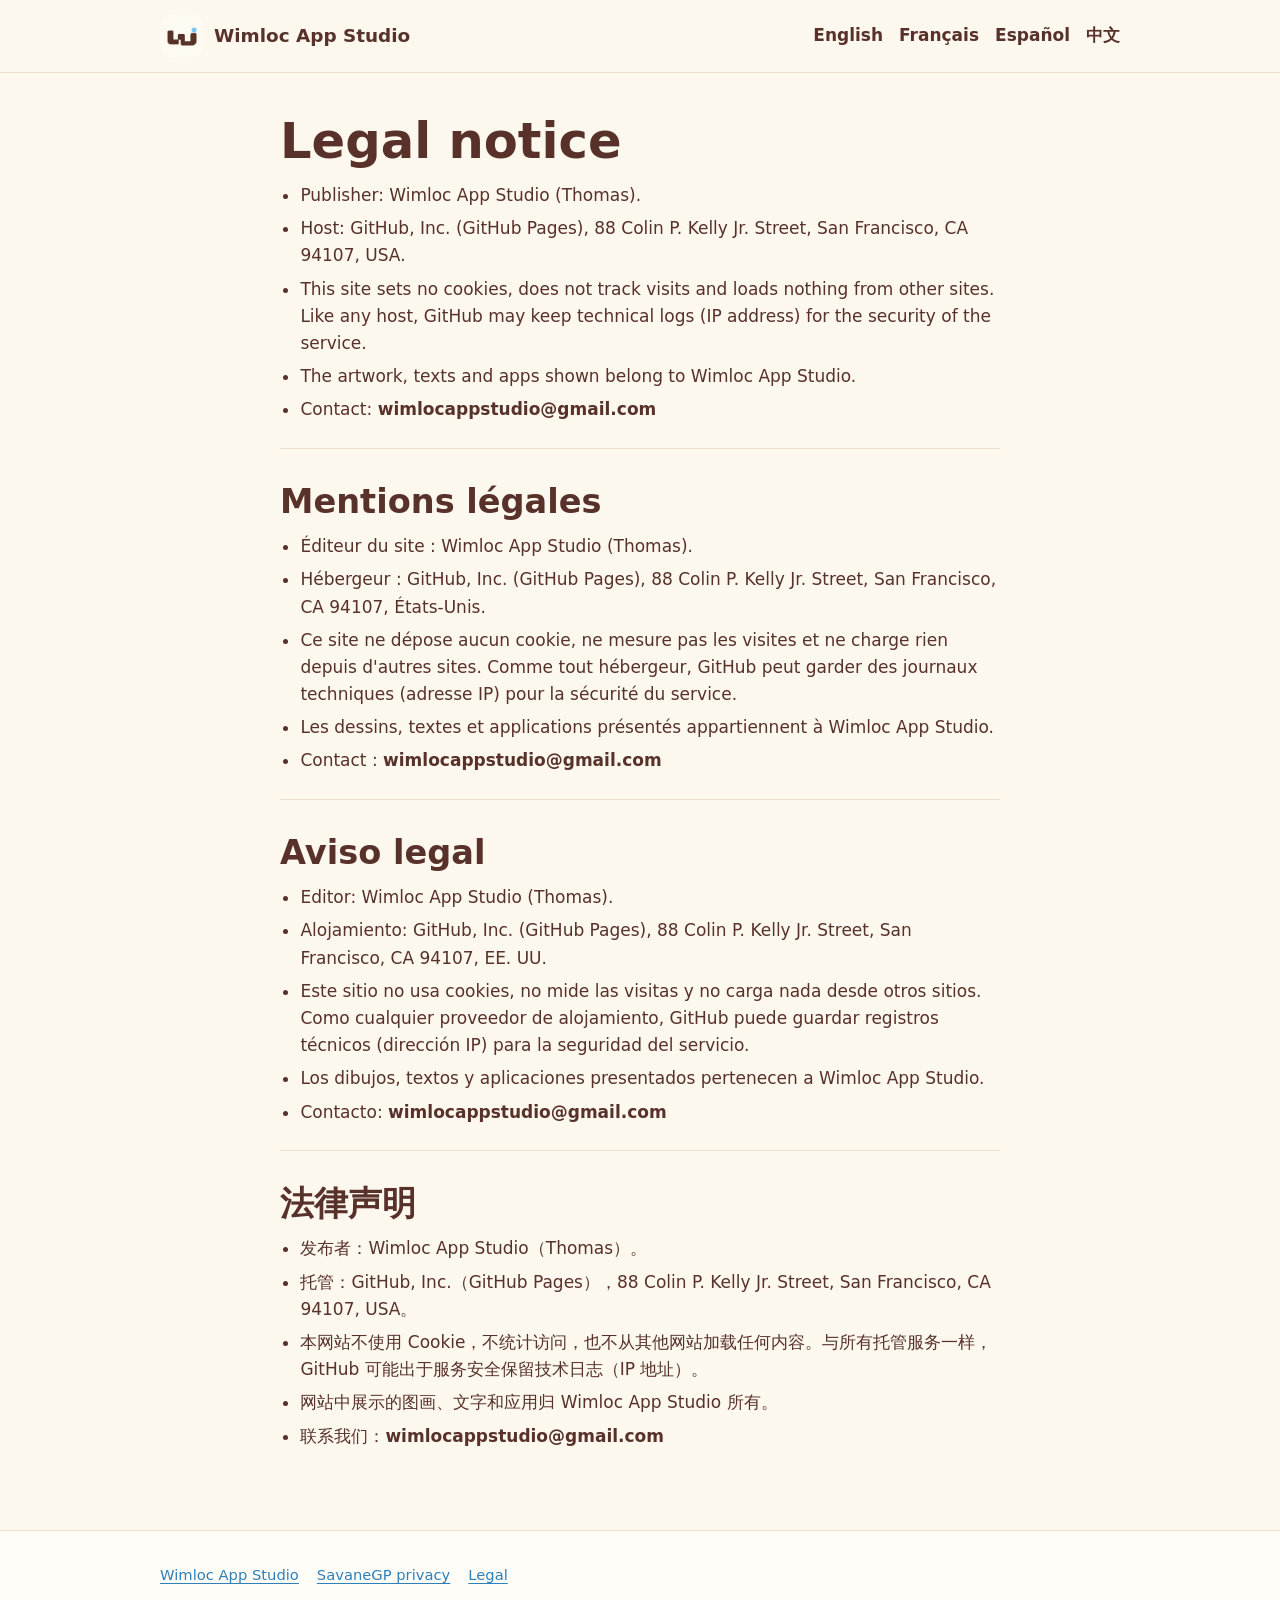
<file: legal.html>
<!doctype html>
<html lang="en">
<head>
<meta charset="utf-8">
<meta name="viewport" content="width=device-width,initial-scale=1,viewport-fit=cover">
<title>Wimloc legal notice</title>
<meta name="description" content="Wimloc App Studio makes simple apps for family life: games for children, tools for parents. No ads, no data collection.">
<link rel="icon" href="favicon.ico" sizes="48x48">
<link rel="icon" type="image/png" sizes="32x32" href="images/favicon-32.png">
<link rel="icon" type="image/png" sizes="192x192" href="images/icone-192.png">
<link rel="apple-touch-icon" href="images/apple-touch-icon.png">
<meta name="theme-color" content="#57312a">
<link rel="stylesheet" href="style.css">
</head>
<body>
<header class="haut bande"><div class="col">
  <a class="marque" href="./"><img src="images/marque_claire.png" alt="">Wimloc App Studio</a>
  <nav><a href="#en" lang="en">English</a><a href="#fr" lang="fr">Français</a><a href="#es" lang="es">Español</a><a href="#zh" lang="zh-Hans">中文</a></nav>
</div></header>
<main class="page bande"><div class="col">
<section id="en" lang="en"><h1>Legal notice</h1><ul><li>Publisher: Wimloc App Studio (Thomas).</li><li>Host: GitHub, Inc. (GitHub Pages), 88 Colin P. Kelly Jr. Street, San Francisco, CA 94107, USA.</li><li>This site sets no cookies, does not track visits and loads nothing from other sites. Like any host, GitHub may keep technical logs (IP address) for the security of the service.</li><li>The artwork, texts and apps shown belong to Wimloc App Studio.</li><li>Contact: <span class="adresse">wimlocappstudio@gmail.com</span></li></ul></section>
<section id="fr" lang="fr"><h2>Mentions légales</h2><ul><li>Éditeur du site : Wimloc App Studio (Thomas).</li><li>Hébergeur : GitHub, Inc. (GitHub Pages), 88 Colin P. Kelly Jr. Street, San Francisco, CA 94107, États-Unis.</li><li>Ce site ne dépose aucun cookie, ne mesure pas les visites et ne charge rien depuis d&#x27;autres sites. Comme tout hébergeur, GitHub peut garder des journaux techniques (adresse IP) pour la sécurité du service.</li><li>Les dessins, textes et applications présentés appartiennent à Wimloc App Studio.</li><li>Contact : <span class="adresse">wimlocappstudio@gmail.com</span></li></ul></section>
<section id="es" lang="es"><h2>Aviso legal</h2><ul><li>Editor: Wimloc App Studio (Thomas).</li><li>Alojamiento: GitHub, Inc. (GitHub Pages), 88 Colin P. Kelly Jr. Street, San Francisco, CA 94107, EE. UU.</li><li>Este sitio no usa cookies, no mide las visitas y no carga nada desde otros sitios. Como cualquier proveedor de alojamiento, GitHub puede guardar registros técnicos (dirección IP) para la seguridad del servicio.</li><li>Los dibujos, textos y aplicaciones presentados pertenecen a Wimloc App Studio.</li><li>Contacto: <span class="adresse">wimlocappstudio@gmail.com</span></li></ul></section>
<section id="zh" lang="zh-Hans"><h2>法律声明</h2><ul><li>发布者：Wimloc App Studio（Thomas）。</li><li>托管：GitHub, Inc.（GitHub Pages），88 Colin P. Kelly Jr. Street, San Francisco, CA 94107, USA。</li><li>本网站不使用 Cookie，不统计访问，也不从其他网站加载任何内容。与所有托管服务一样，GitHub 可能出于服务安全保留技术日志（IP 地址）。</li><li>网站中展示的图画、文字和应用归 Wimloc App Studio 所有。</li><li>联系我们：<span class="adresse">wimlocappstudio@gmail.com</span></li></ul></section>
</div></main>
<footer class="pied bande"><div class="col"><div class="ligne"><a href="./">Wimloc App Studio</a><a href="savanegp/privacy.html">SavaneGP privacy</a><a href="legal.html">Legal</a></div></div></footer>
</body>
</html>
</file>
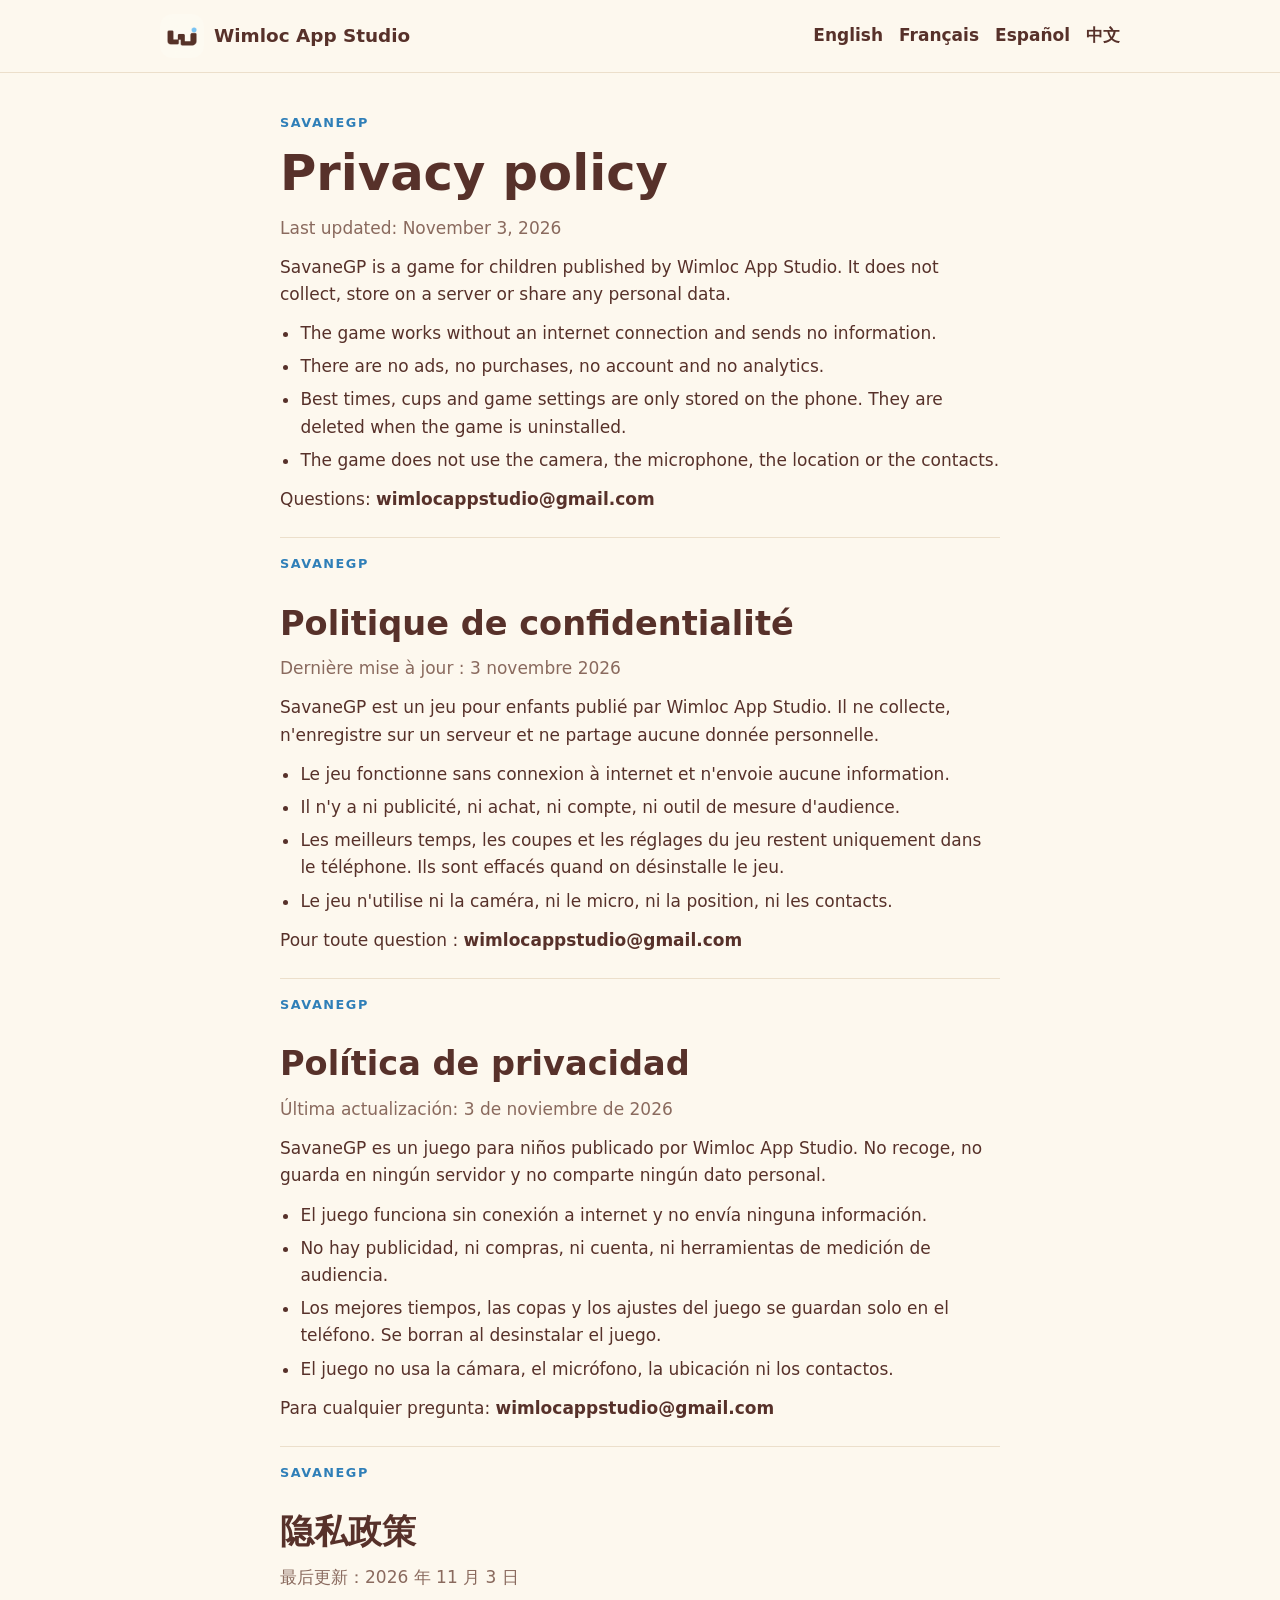
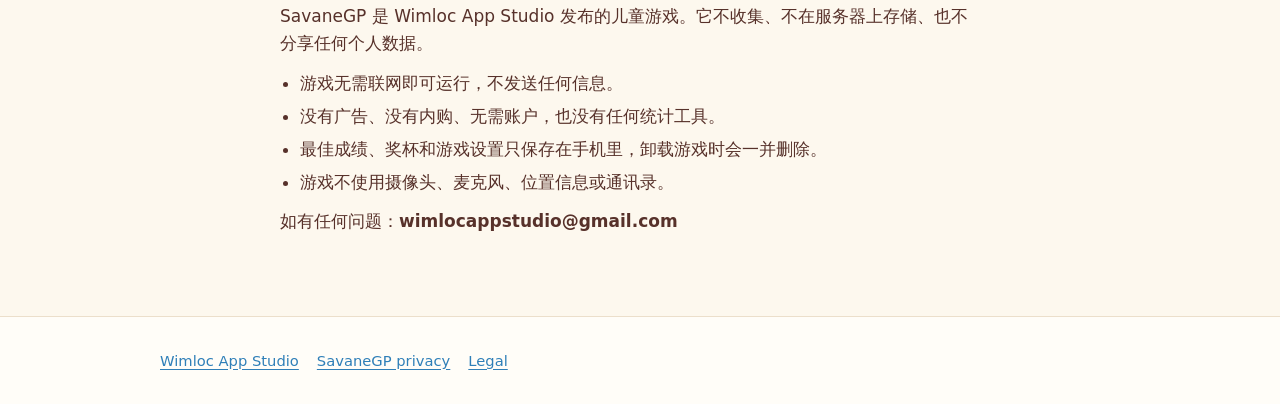
<file: savanegp/privacy.html>
<!doctype html>
<html lang="en">
<head>
<meta charset="utf-8">
<meta name="viewport" content="width=device-width,initial-scale=1,viewport-fit=cover">
<title>SavaneGP privacy policy</title>
<meta name="description" content="SavaneGP is a game for children published by Wimloc App Studio. It does not collect, store on a server or share any personal data.">
<link rel="icon" href="../favicon.ico" sizes="48x48">
<link rel="icon" type="image/png" sizes="32x32" href="../images/favicon-32.png">
<link rel="icon" type="image/png" sizes="192x192" href="../images/icone-192.png">
<link rel="apple-touch-icon" href="../images/apple-touch-icon.png">
<meta name="theme-color" content="#57312a">
<link rel="stylesheet" href="../style.css">
</head>
<body>
<header class="haut bande"><div class="col">
  <a class="marque" href="../"><img src="../images/marque_claire.png" alt="">Wimloc App Studio</a>
  <nav><a href="#en" lang="en">English</a><a href="#fr" lang="fr">Français</a><a href="#es" lang="es">Español</a><a href="#zh" lang="zh-Hans">中文</a></nav>
</div></header>
<main class="page bande"><div class="col">
<section id="en" lang="en"><p class="etiquette">SavaneGP</p><h1>Privacy policy</h1><p class="date">Last updated: November 3, 2026</p><p>SavaneGP is a game for children published by Wimloc App Studio. It does not collect, store on a server or share any personal data.</p><ul><li>The game works without an internet connection and sends no information.</li><li>There are no ads, no purchases, no account and no analytics.</li><li>Best times, cups and game settings are only stored on the phone. They are deleted when the game is uninstalled.</li><li>The game does not use the camera, the microphone, the location or the contacts.</li></ul><p>Questions: <span class="adresse">wimlocappstudio@gmail.com</span></p></section>
<section id="fr" lang="fr"><p class="etiquette">SavaneGP</p><h2>Politique de confidentialité</h2><p class="date">Dernière mise à jour : 3 novembre 2026</p><p>SavaneGP est un jeu pour enfants publié par Wimloc App Studio. Il ne collecte, n&#x27;enregistre sur un serveur et ne partage aucune donnée personnelle.</p><ul><li>Le jeu fonctionne sans connexion à internet et n&#x27;envoie aucune information.</li><li>Il n&#x27;y a ni publicité, ni achat, ni compte, ni outil de mesure d&#x27;audience.</li><li>Les meilleurs temps, les coupes et les réglages du jeu restent uniquement dans le téléphone. Ils sont effacés quand on désinstalle le jeu.</li><li>Le jeu n&#x27;utilise ni la caméra, ni le micro, ni la position, ni les contacts.</li></ul><p>Pour toute question : <span class="adresse">wimlocappstudio@gmail.com</span></p></section>
<section id="es" lang="es"><p class="etiquette">SavaneGP</p><h2>Política de privacidad</h2><p class="date">Última actualización: 3 de noviembre de 2026</p><p>SavaneGP es un juego para niños publicado por Wimloc App Studio. No recoge, no guarda en ningún servidor y no comparte ningún dato personal.</p><ul><li>El juego funciona sin conexión a internet y no envía ninguna información.</li><li>No hay publicidad, ni compras, ni cuenta, ni herramientas de medición de audiencia.</li><li>Los mejores tiempos, las copas y los ajustes del juego se guardan solo en el teléfono. Se borran al desinstalar el juego.</li><li>El juego no usa la cámara, el micrófono, la ubicación ni los contactos.</li></ul><p>Para cualquier pregunta: <span class="adresse">wimlocappstudio@gmail.com</span></p></section>
<section id="zh" lang="zh-Hans"><p class="etiquette">SavaneGP</p><h2>隐私政策</h2><p class="date">最后更新：2026 年 11 月 3 日</p><p>SavaneGP 是 Wimloc App Studio 发布的儿童游戏。它不收集、不在服务器上存储、也不分享任何个人数据。</p><ul><li>游戏无需联网即可运行，不发送任何信息。</li><li>没有广告、没有内购、无需账户，也没有任何统计工具。</li><li>最佳成绩、奖杯和游戏设置只保存在手机里，卸载游戏时会一并删除。</li><li>游戏不使用摄像头、麦克风、位置信息或通讯录。</li></ul><p>如有任何问题：<span class="adresse">wimlocappstudio@gmail.com</span></p></section>
</div></main>
<footer class="pied bande"><div class="col"><div class="ligne"><a href="../">Wimloc App Studio</a><a href="../savanegp/privacy.html">SavaneGP privacy</a><a href="../legal.html">Legal</a></div></div></footer>
</body>
</html>
</file>
<file: style.css>
/* Wimloc App Studio : couleurs du logo (brun, crème, bleu ciel), lettres rondes comme le logo, sans police chargée d'ailleurs
   (aucune requête vers un autre site : personne n'est suivi). Une colonne centrée, bandes pleine largeur. */
:root{--creme:#fdf8ee;--carte:#fffdf8;--brun:#57312a;--brun-doux:#8a6a5e;--ciel:#7dc3f2;--ciel-fonce:#2f7fb8;--trait:#ecdfcb;
  --rond:ui-rounded,"SF Pro Rounded","Nunito","Varela Round","Segoe UI",system-ui,sans-serif;--texte:system-ui,-apple-system,"Segoe UI",Roboto,sans-serif}
@media (prefers-color-scheme:dark){:root{--creme:#2a1915;--carte:#341f1a;--brun:#fbf3e4;--brun-doux:#c9b3a6;--ciel:#7dc3f2;--ciel-fonce:#9fd3f6;--trait:#4a2f28;color-scheme:dark}}
*{box-sizing:border-box}
html{-webkit-text-size-adjust:100%}
body{margin:0;background:var(--creme);color:var(--brun);font:17px/1.6 var(--texte)}
img{max-width:100%;height:auto;display:block}
a{color:var(--ciel-fonce);text-underline-offset:3px}
a:focus-visible,button:focus-visible{outline:3px solid var(--ciel);outline-offset:3px;border-radius:6px}
.bande{padding-left:max(16px,env(safe-area-inset-left,0px));padding-right:max(16px,env(safe-area-inset-right,0px))}
.col{max-width:960px;margin:0 auto}
h1,h2,h3{font-family:var(--rond);font-weight:700;line-height:1.15;text-wrap:balance;margin:0}
h1{font-size:clamp(2rem,5vw,3.1rem)}
h2{font-size:clamp(1.5rem,3.4vw,2.1rem)}
h3{font-size:1.3rem}
p{margin:0;max-width:65ch}
.etiquette{font-family:var(--rond);font-size:.8rem;letter-spacing:.12em;text-transform:uppercase;color:var(--ciel-fonce);font-weight:700}

/* en-tête */
.haut{padding-block:14px;border-bottom:1px solid var(--trait)}
.haut .col{display:flex;align-items:center;justify-content:space-between;gap:12px;flex-wrap:wrap}
.marque{display:flex;align-items:center;gap:10px;text-decoration:none;color:var(--brun);font-family:var(--rond);font-weight:700;font-size:1.15rem}
.marque img{width:44px;height:44px;border-radius:12px}
nav{display:flex;gap:16px;flex-wrap:wrap;font-family:var(--rond);font-weight:600}
nav a{color:var(--brun);text-decoration:none}
nav a:hover{color:var(--ciel-fonce)}

/* ouverture */
.ouverture{padding-block:48px 40px}
.ouverture .col{display:grid;grid-template-columns:minmax(0,1fr) minmax(0,.8fr);gap:40px;align-items:center}
.ouverture .texte{display:flex;flex-direction:column;gap:18px;min-width:0}
.ouverture .chapo{font-size:1.15rem;color:var(--brun-doux)}
.logo-grand{border-radius:28px;background:#fdf8ee}
.point{display:inline-block;width:.42em;height:.42em;border-radius:50%;background:var(--ciel);margin-left:.08em;vertical-align:.55em}

/* promesses */
.promesses{padding-block:36px;background:var(--brun);color:var(--creme)}
@media (prefers-color-scheme:dark){.promesses{background:#1d110e;color:#fbf3e4}}
.promesses .col{display:grid;grid-template-columns:repeat(auto-fit,minmax(170px,1fr));gap:22px}
.promesse{display:flex;flex-direction:column;gap:6px}
.promesse b{font-family:var(--rond);font-size:1.1rem}
.promesse span{opacity:.85;font-size:.95rem}
.promesse::before{content:"";width:14px;height:14px;border-radius:50%;background:var(--ciel)}

/* jeux */
.jeux{padding-block:56px;display:block}
.jeux .col{display:flex;flex-direction:column;gap:28px}
.jeu-vedette{display:grid;grid-template-columns:minmax(0,1.1fr) minmax(0,1fr);gap:28px;align-items:center;background:var(--carte);border:1px solid var(--trait);border-radius:24px;padding:22px}
.jeu-vedette .texte{display:flex;flex-direction:column;gap:14px;min-width:0}
.jeu-vedette .affiche{border-radius:16px}
.titre-jeu{display:flex;align-items:center;gap:14px}
.titre-jeu img{width:64px;height:64px;border-radius:16px}
.pastille{display:inline-block;font-family:var(--rond);font-weight:700;font-size:.85rem;padding:4px 12px;border-radius:999px;background:var(--ciel);color:#1e3b52}
.captures{display:grid;grid-template-columns:repeat(4,minmax(0,1fr));gap:10px}
.captures img{border-radius:10px;border:1px solid var(--trait)}
.liens{display:flex;gap:14px;flex-wrap:wrap;font-weight:600}
.a-venir{display:grid;grid-template-columns:repeat(auto-fit,minmax(260px,1fr));gap:18px}
.a-venir article{border:1px dashed var(--brun-doux);border-radius:20px;padding:20px;display:flex;flex-direction:column;gap:10px}

/* studio */
.studio{padding-block:56px;border-top:1px solid var(--trait)}
.studio .col{display:grid;grid-template-columns:minmax(0,.7fr) minmax(0,1fr);gap:36px;align-items:center}
.studio img{border-radius:24px}
.studio .texte{display:flex;flex-direction:column;gap:14px;min-width:0}

/* pied */
.pied{padding-block:32px;background:var(--carte);border-top:1px solid var(--trait);font-size:.92rem;color:var(--brun-doux)}
.pied .col{display:flex;flex-direction:column;gap:12px}
.pied .ligne{display:flex;gap:18px;flex-wrap:wrap}
.adresse{user-select:all;font-weight:600;color:var(--brun)}

/* pages de texte (confidentialité, mentions) */
.page{padding-block:40px 56px}
.page .col{max-width:720px;display:flex;flex-direction:column;gap:16px}
.page h2{margin-top:18px}
.page ul{margin:0;padding-left:1.2em;display:flex;flex-direction:column;gap:6px}
.page .date{color:var(--brun-doux)}

@media (max-width:720px){
  .ouverture .col,.jeu-vedette,.studio .col{grid-template-columns:1fr}
  .ouverture .logo{max-width:260px}
  .captures{grid-template-columns:repeat(2,minmax(0,1fr))}
  .studio img{max-width:320px}
}
@media (prefers-reduced-motion:no-preference){.point{animation:rebond 2.8s ease-in-out infinite}}
@keyframes rebond{0%,80%,100%{transform:translateY(0)}88%{transform:translateY(-.25em)}}

/* choix de la langue */
.langues{display:flex;gap:4px;flex-wrap:wrap;font-family:var(--rond);font-weight:600;font-size:.9rem}
.langues a{color:var(--brun);text-decoration:none;padding:3px 10px;border-radius:999px;border:1px solid var(--trait)}
.langues a[aria-current]{background:var(--brun);color:var(--creme);border-color:var(--brun)}
.page section{display:flex;flex-direction:column;gap:12px;padding-bottom:24px;border-bottom:1px solid var(--trait)}
.page section:last-child{border-bottom:0}

/* communauté de testeurs */
.testeurs{padding-block:48px;background:var(--carte);border-top:1px solid var(--trait)}
.testeurs .col{display:flex;flex-direction:column;gap:14px}
.atouts{margin:0;padding:0;list-style:none;display:grid;grid-template-columns:repeat(auto-fit,minmax(220px,1fr));gap:14px}
.atouts li{border:1px solid var(--trait);border-radius:16px;padding:14px 16px;background:var(--creme)}
.appel{font-family:var(--rond);font-weight:700;font-size:1.1rem}
.appel a{white-space:nowrap}
</file>
